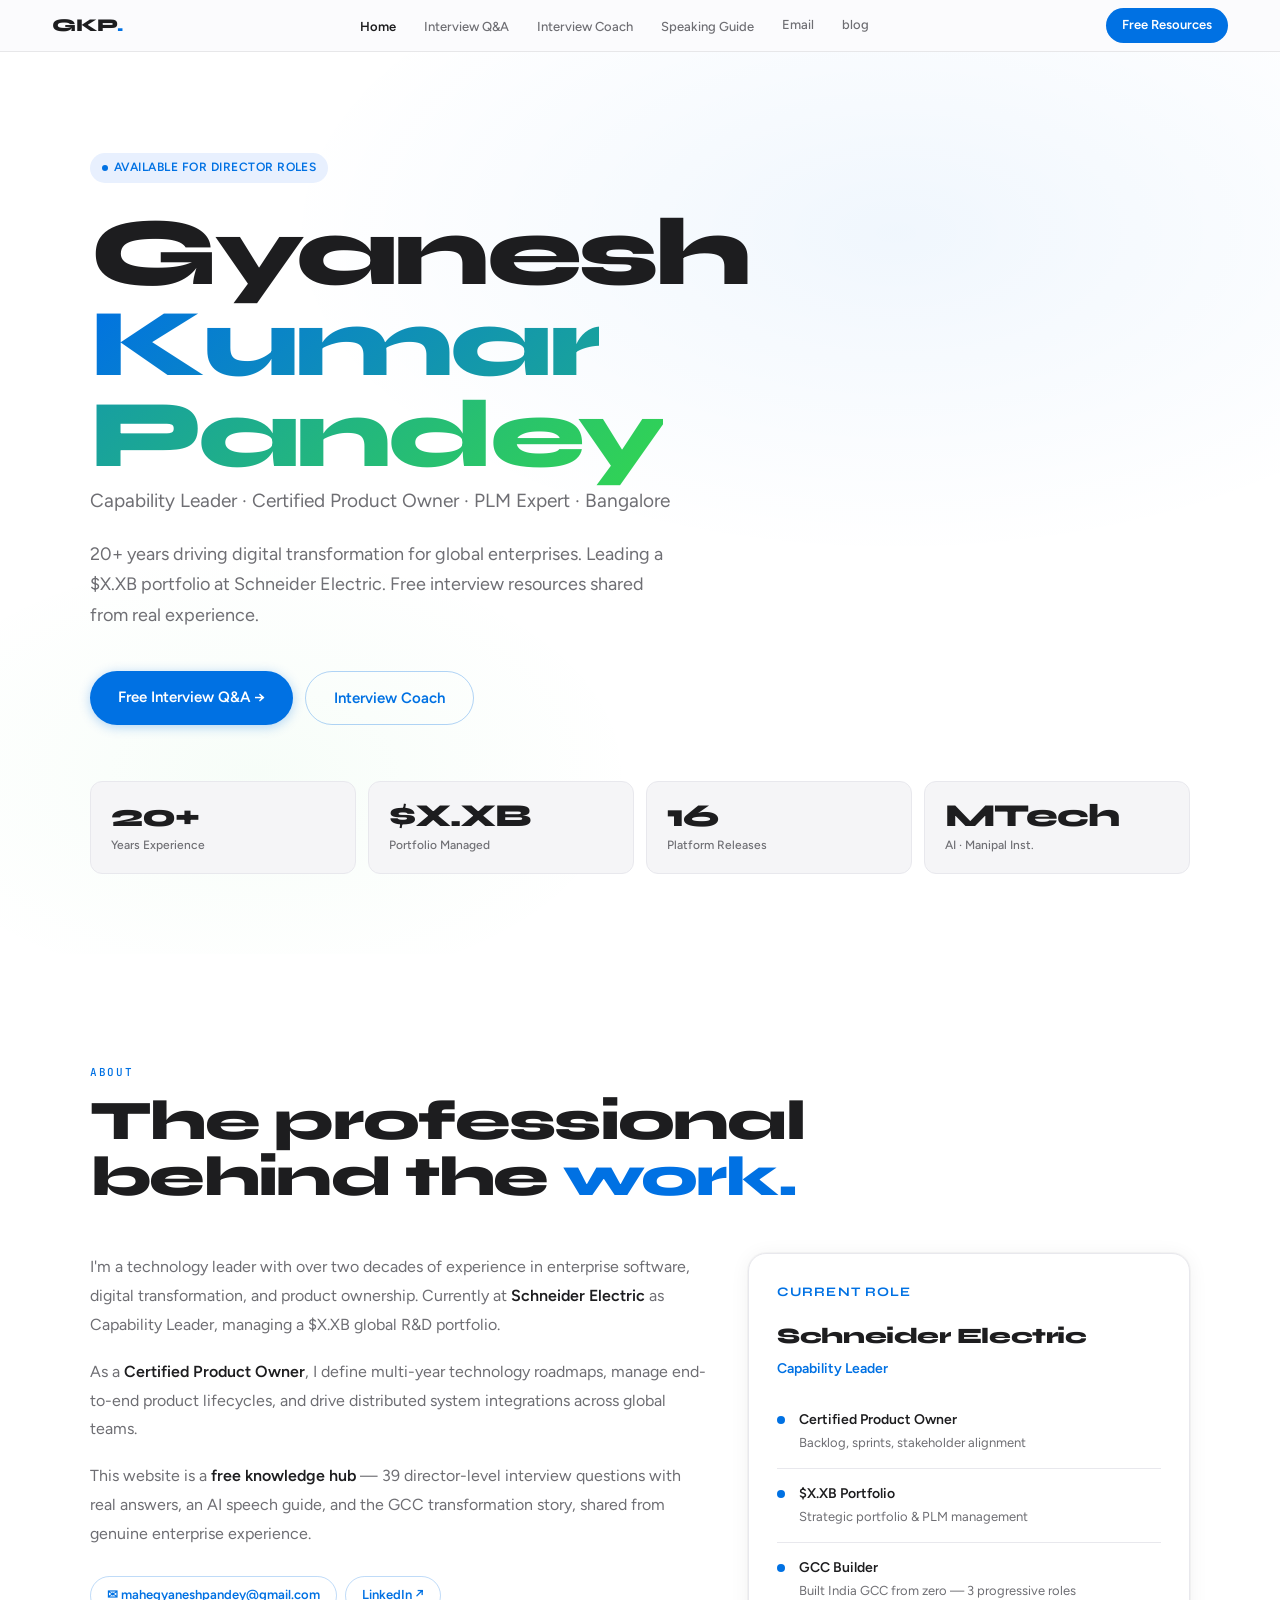
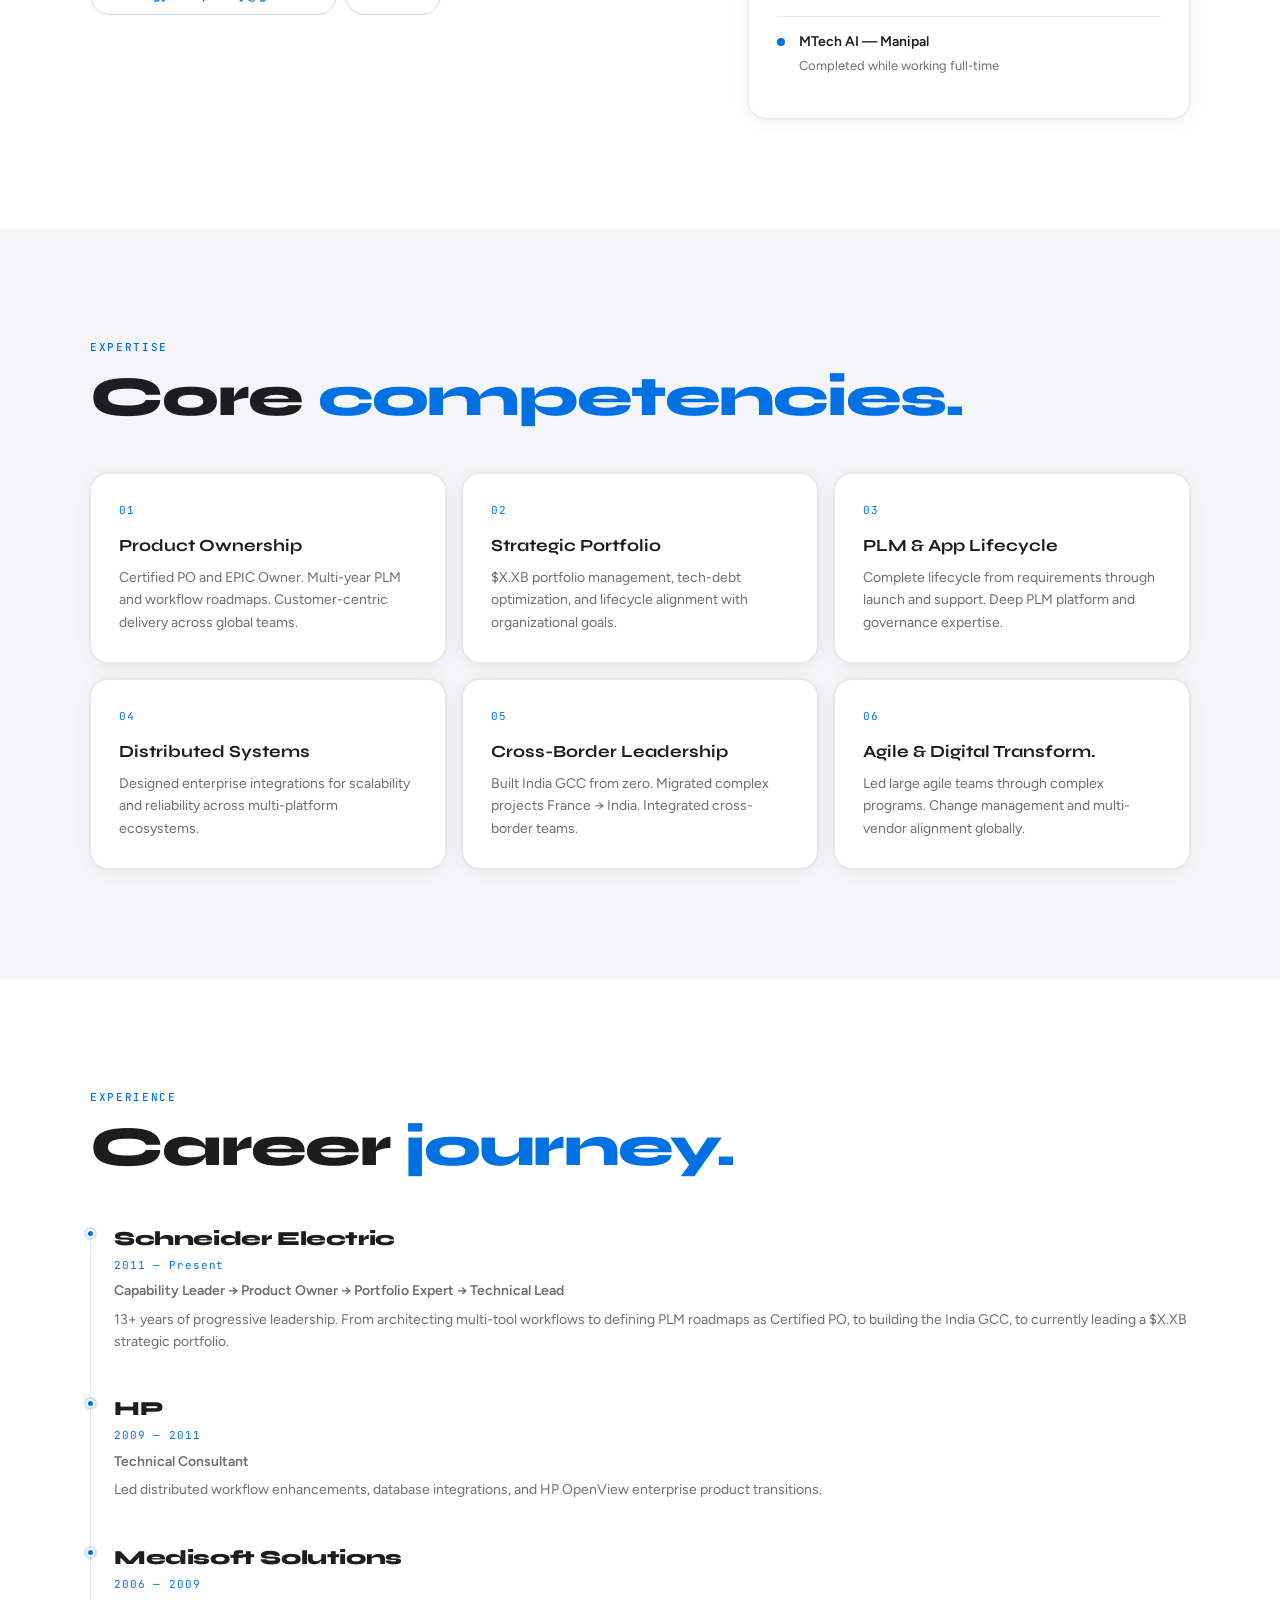
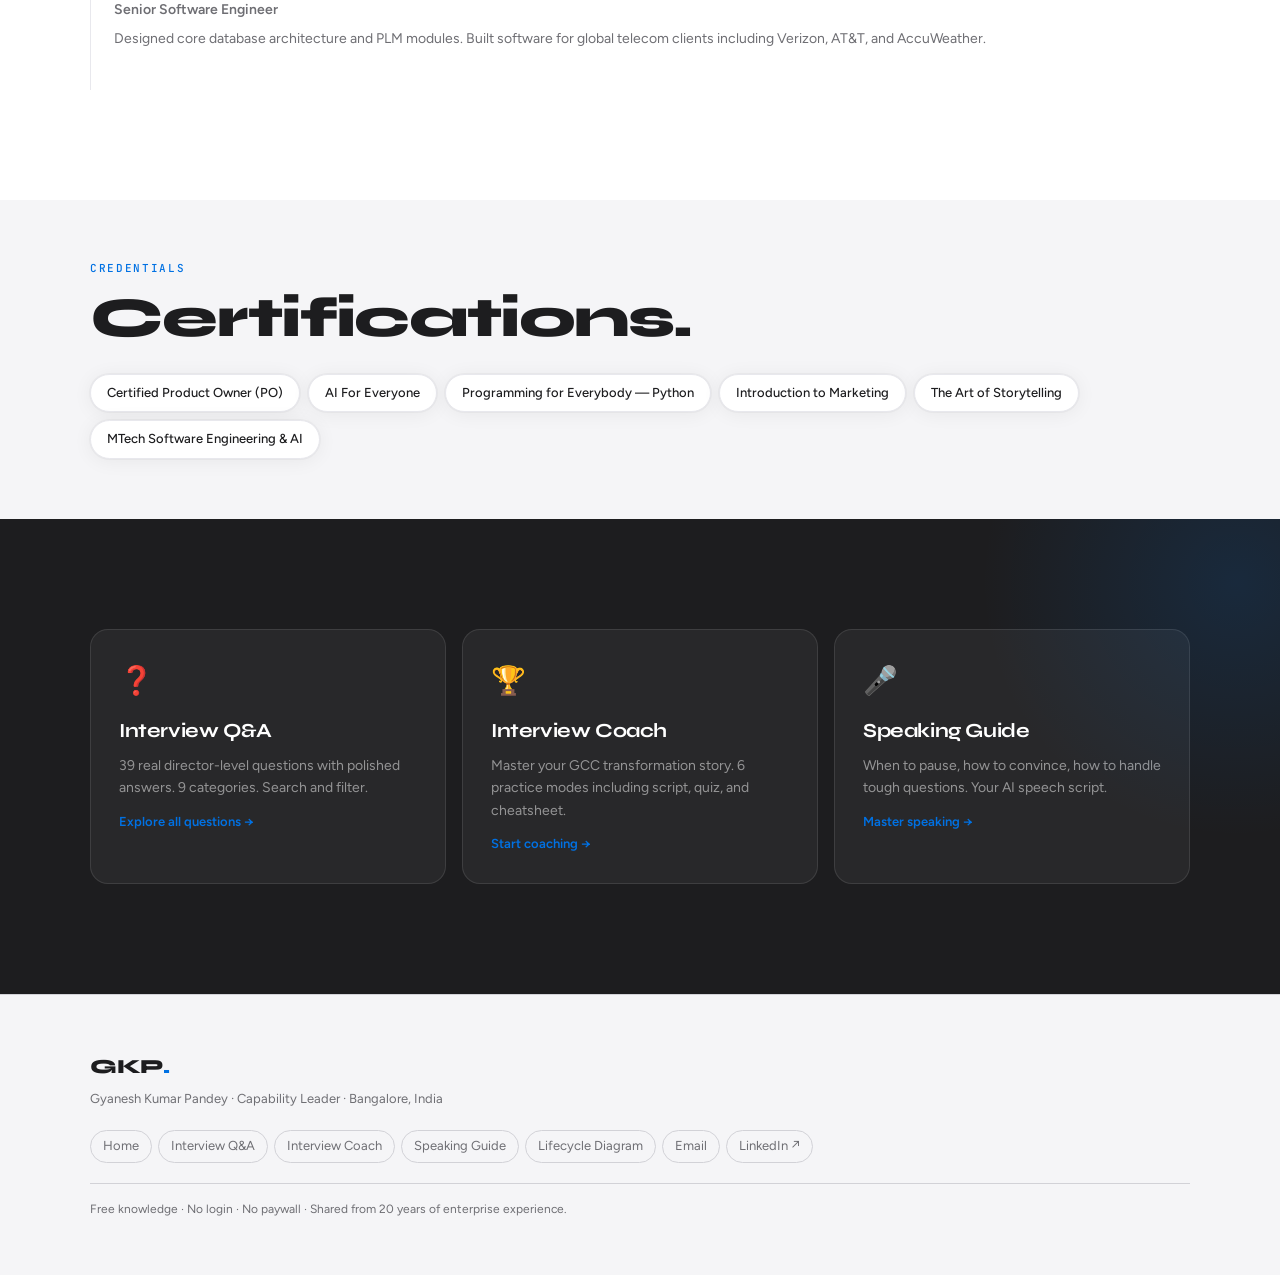
<file: index.html>
<!DOCTYPE html>
<html lang="en">
<head>
<meta charset="UTF-8"/>
<meta name="viewport" content="width=device-width, initial-scale=1.0"/>
<title>Gyanesh Kumar Pandey — Technology Leader</title>
<link rel="preconnect" href="https://fonts.googleapis.com"/>
<link href="https://fonts.googleapis.com/css2?family=Syne:wght@400;500;600;700;800&family=Figtree:wght@300;400;500;600&family=JetBrains+Mono:wght@400;500&display=swap" rel="stylesheet"/>
<style>

@import url('https://fonts.googleapis.com/css2?family=Syne:wght@400;500;600;700;800&family=Figtree:wght@300;400;500;600&family=JetBrains+Mono:wght@400;500&display=swap');

:root {
  --white: #ffffff;
  --bg: #fbfbfd;
  --light: #f5f5f7;
  --mid-light: #e8e8ed;
  --border: #d2d2d7;
  --mid: #6e6e73;
  --dark: #1d1d1f;
  --blue: #0071e3;
  --blue-h: #0077ed;
  --blue-light: #e8f0fe;
  --green: #30d158;
  --red: #ff453a;
  --amber: #ffd60a;
  --r: 18px;
  --r-sm: 12px;
  --nh: 52px;
  --shadow: 0 2px 20px rgba(0,0,0,.06), 0 0 0 1px rgba(0,0,0,.03);
  --shadow-lg: 0 8px 40px rgba(0,0,0,.12), 0 0 0 1px rgba(0,0,0,.04);
}

*, *::before, *::after { box-sizing: border-box; margin: 0; padding: 0; }
html { scroll-behavior: smooth; -webkit-text-size-adjust: 100%; }
body { background: var(--bg); color: var(--dark); font-family: 'Figtree', -apple-system, sans-serif; font-size: 17px; line-height: 1.6; overflow-x: hidden; }
a { color: inherit; text-decoration: none; }
img { max-width: 100%; display: block; }

/* ── NAV ── */
nav {
  position: sticky; top: 0; z-index: 200;
  height: var(--nh);
  display: flex; align-items: center; justify-content: space-between;
  padding: 0 22px;
  background: rgba(251,251,253,.85);
  backdrop-filter: saturate(180%) blur(20px);
  -webkit-backdrop-filter: saturate(180%) blur(20px);
  border-bottom: 1px solid rgba(0,0,0,.08);
}
.nav-logo {
  font-family: 'Syne', sans-serif;
  font-size: 18px; font-weight: 800;
  color: var(--dark); letter-spacing: -.02em;
}
.nav-logo span { color: var(--blue); }
.nav-desktop { display: none; gap: 0; list-style: none; align-items: center; }
.nav-desktop a {
  font-size: 13px; font-weight: 500;
  color: var(--mid);
  padding: 6px 14px;
  border-radius: 100px;
  transition: color .15s, background .15s;
  white-space: nowrap;
}
.nav-desktop a:hover { color: var(--dark); background: rgba(0,0,0,.04); }
.nav-desktop a.act { color: var(--dark); font-weight: 600; }
.nav-cta-btn {
  display: none;
  background: var(--blue);
  color: #fff;
  font-size: 13px; font-weight: 600;
  padding: 7px 16px;
  border-radius: 100px;
  transition: background .15s, transform .1s;
  white-space: nowrap;
}
.nav-cta-btn:hover { background: var(--blue-h); transform: scale(1.02); }
.hamburger {
  background: none; border: none; cursor: pointer;
  width: 36px; height: 36px;
  display: flex; flex-direction: column; align-items: center; justify-content: center; gap: 5px;
  border-radius: 50%;
  transition: background .15s;
}
.hamburger:hover { background: rgba(0,0,0,.06); }
.hamburger span { display: block; width: 18px; height: 1.5px; background: var(--dark); border-radius: 2px; transition: transform .25s, opacity .2s; }
.hamburger.open span:nth-child(1) { transform: translateY(6.5px) rotate(45deg); }
.hamburger.open span:nth-child(2) { opacity: 0; }
.hamburger.open span:nth-child(3) { transform: translateY(-6.5px) rotate(-45deg); }
.mmenu {
  position: fixed; top: var(--nh); left: 0; right: 0; bottom: 0; z-index: 190;
  background: rgba(251,251,253,.96);
  backdrop-filter: blur(20px);
  -webkit-backdrop-filter: blur(20px);
  padding: 24px 22px;
  display: flex; flex-direction: column; gap: 2px;
  transform: translateY(-8px); opacity: 0; pointer-events: none;
  transition: transform .25s, opacity .25s;
}
.mmenu.open { transform: none; opacity: 1; pointer-events: all; }
.mmenu a {
  font-size: 17px; font-weight: 500; color: var(--dark);
  padding: 14px 16px;
  border-radius: var(--r-sm);
  transition: background .15s;
  display: block;
}
.mmenu a:hover, .mmenu a.act { background: var(--light); }
.mmenu .m-cta {
  margin-top: 12px;
  background: var(--blue); color: #fff;
  text-align: center; font-weight: 600;
  border-radius: var(--r);
  padding: 16px;
}
.mmenu .m-cta:hover { background: var(--blue-h); }

/* ── REVEAL ── */
.reveal { opacity: 0; transform: translateY(20px); transition: opacity .7s ease, transform .7s ease; }
.reveal.vis { opacity: 1; transform: none; }
.reveal.d1 { transition-delay: .1s; }
.reveal.d2 { transition-delay: .2s; }
.reveal.d3 { transition-delay: .3s; }

/* ── FOOTER ── */
footer {
  background: var(--light);
  border-top: 1px solid var(--border);
  padding: 40px 22px;
}
.footer-inner { max-width: 1100px; margin: 0 auto; }
.footer-logo { font-family: 'Syne', sans-serif; font-size: 20px; font-weight: 800; color: var(--dark); letter-spacing: -.02em; margin-bottom: 6px; }
.footer-logo span { color: var(--blue); }
.footer-sub { font-size: 13px; color: var(--mid); margin-bottom: 20px; }
.footer-links { display: flex; flex-wrap: wrap; gap: 6px; margin-bottom: 20px; }
.footer-links a { font-size: 13px; color: var(--mid); padding: 5px 12px; border-radius: 100px; border: 1px solid var(--border); transition: color .15s, border-color .15s; }
.footer-links a:hover { color: var(--blue); border-color: var(--blue); }
.footer-copy { font-size: 12px; color: var(--mid); border-top: 1px solid var(--border); padding-top: 16px; }

/* ── TABLET / DESKTOP ── */
@media (min-width: 640px) {
  nav { padding: 0 40px; }
  .mmenu { padding: 24px 40px; }
  footer { padding: 48px 40px; }
}
@media (min-width: 900px) {
  nav { padding: 0 52px; }
  .hamburger { display: none; }
  .nav-desktop { display: flex; }
  .nav-cta-btn { display: block; }
  footer { padding: 56px 52px; }
}


/* ── INDEX-SPECIFIC ── */

/* HERO */
.hero {
  min-height: 100svh;
  display: flex; align-items: center;
  padding: 80px 22px 60px;
  position: relative; overflow: hidden;
  background: var(--white);
}
.hero-mesh {
  position: absolute; inset: 0; pointer-events: none;
  background:
    radial-gradient(ellipse 80% 60% at 70% 20%, rgba(0,113,227,.06) 0%, transparent 60%),
    radial-gradient(ellipse 60% 50% at 20% 80%, rgba(48,209,88,.04) 0%, transparent 50%);
}
.hero-inner { max-width: 1100px; margin: 0 auto; width: 100%; }
.hero-badge {
  display: inline-flex; align-items: center; gap: 6px;
  background: var(--blue-light); color: var(--blue);
  font-size: 12px; font-weight: 600; letter-spacing: .04em; text-transform: uppercase;
  padding: 5px 12px; border-radius: 100px;
  margin-bottom: 24px;
  opacity: 0; animation: fadeUp .5s .1s ease forwards;
}
.hero-badge::before { content: ''; width: 6px; height: 6px; background: var(--blue); border-radius: 50%; animation: pulse 2s infinite; }
@keyframes pulse { 0%,100%{ opacity:1 } 50%{ opacity:.4 } }
.hero h1 {
  font-family: 'Syne', sans-serif;
  font-size: clamp(48px, 9vw, 96px);
  font-weight: 800; line-height: .95; letter-spacing: -.04em;
  color: var(--dark);
  margin-bottom: 8px;
  opacity: 0; animation: fadeUp .6s .2s ease forwards;
}
.hero h1 .grad {
  background: linear-gradient(135deg, #0071e3 0%, #30d158 50%, #0071e3 100%);
  background-size: 200% auto;
  -webkit-background-clip: text; -webkit-text-fill-color: transparent;
  background-clip: text;
  animation: shimmer 4s linear infinite;
}
@keyframes shimmer { to { background-position: 200% center; } }
.hero-role {
  font-size: clamp(15px, 3vw, 19px); color: var(--mid); font-weight: 400;
  margin-bottom: 24px; line-height: 1.4;
  opacity: 0; animation: fadeUp .6s .35s ease forwards;
}
.hero-desc {
  font-size: clamp(15px, 3vw, 18px); color: var(--mid); line-height: 1.7;
  max-width: 580px; margin-bottom: 40px;
  opacity: 0; animation: fadeUp .6s .5s ease forwards;
}
.hero-btns {
  display: flex; flex-wrap: wrap; gap: 12px;
  opacity: 0; animation: fadeUp .6s .65s ease forwards;
}
.btn-blue {
  background: var(--blue); color: #fff;
  padding: 14px 28px; border-radius: 100px;
  font-size: 15px; font-weight: 600;
  transition: background .15s, transform .12s, box-shadow .15s;
  box-shadow: 0 2px 12px rgba(0,113,227,.3);
}
.btn-blue:hover { background: var(--blue-h); transform: scale(1.02); box-shadow: 0 4px 20px rgba(0,113,227,.4); }
.btn-ghost {
  background: transparent; color: var(--blue);
  padding: 14px 28px; border-radius: 100px;
  font-size: 15px; font-weight: 600;
  border: 1.5px solid rgba(0,113,227,.3);
  transition: background .15s, border-color .15s, transform .12s;
}
.btn-ghost:hover { background: var(--blue-light); border-color: var(--blue); transform: scale(1.02); }
.hero-stats {
  display: grid; grid-template-columns: repeat(2,1fr); gap: 12px;
  margin-top: 56px;
  opacity: 0; animation: fadeUp .6s .8s ease forwards;
}
.stat-box {
  background: var(--light);
  border-radius: var(--r-sm);
  padding: 18px 20px;
  border: 1px solid var(--mid-light);
}
.stat-n {
  font-family: 'Syne', sans-serif;
  font-size: 32px; font-weight: 800; color: var(--dark); line-height: 1;
  letter-spacing: -.03em;
}
.stat-l { font-size: 12px; color: var(--mid); margin-top: 4px; font-weight: 500; }

/* SECTIONS */
.sec { padding: 80px 22px; }
.sec-max { max-width: 1100px; margin: 0 auto; }
.sec-eyebrow {
  font-family: 'JetBrains Mono', monospace;
  font-size: 11px; color: var(--blue); letter-spacing: .15em; text-transform: uppercase;
  margin-bottom: 12px; font-weight: 500;
}
.sec-title {
  font-family: 'Syne', sans-serif;
  font-size: clamp(32px, 6vw, 56px);
  font-weight: 800; line-height: 1.0; letter-spacing: -.03em;
  color: var(--dark); margin-bottom: 48px;
}
.sec-title .blue { color: var(--blue); }

/* ABOUT */
.about-grid { display: grid; gap: 40px; }
.about-body p { font-size: 16px; color: var(--mid); line-height: 1.8; margin-bottom: 18px; }
.about-body p strong { color: var(--dark); font-weight: 600; }
.about-card {
  background: var(--white);
  border: 1px solid var(--mid-light);
  border-radius: var(--r);
  padding: 28px;
  box-shadow: var(--shadow);
}
.about-card-title {
  font-family: 'Syne', sans-serif;
  font-size: 13px; font-weight: 700; color: var(--blue);
  letter-spacing: .08em; text-transform: uppercase;
  margin-bottom: 16px;
}
.hl-list { display: flex; flex-direction: column; gap: 0; }
.hl-item {
  display: flex; gap: 14px; padding: 14px 0;
  border-bottom: 1px solid var(--mid-light); align-items: flex-start;
}
.hl-item:last-child { border-bottom: none; }
.hl-dot {
  width: 8px; height: 8px; border-radius: 50%;
  background: var(--blue); flex-shrink: 0; margin-top: 7px;
}
.hl-item h4 { font-size: 14px; font-weight: 600; color: var(--dark); margin-bottom: 2px; }
.hl-item p { font-size: 13px; color: var(--mid); }

/* EXPERTISE */
.expertise-grid {
  display: grid; gap: 16px;
  grid-template-columns: 1fr;
}
.exp-card {
  background: var(--white);
  border: 1px solid var(--mid-light);
  border-radius: var(--r);
  padding: 28px;
  box-shadow: var(--shadow);
  transition: transform .2s, box-shadow .2s, border-color .2s;
  position: relative; overflow: hidden;
}
.exp-card::after {
  content: '';
  position: absolute; top: 0; left: 0; right: 0; height: 3px;
  background: var(--blue); transform: scaleX(0); transform-origin: left;
  transition: transform .3s;
}
.exp-card:hover { transform: translateY(-4px); box-shadow: var(--shadow-lg); border-color: rgba(0,113,227,.2); }
.exp-card:hover::after { transform: scaleX(1); }
.exp-num {
  font-family: 'JetBrains Mono', monospace;
  font-size: 11px; color: var(--blue); letter-spacing: .1em; margin-bottom: 12px;
}
.exp-card h3 { font-family: 'Syne', sans-serif; font-size: 17px; font-weight: 700; color: var(--dark); margin-bottom: 8px; }
.exp-card p { font-size: 14px; color: var(--mid); line-height: 1.6; }

/* TIMELINE */
.timeline { position: relative; padding-left: 24px; }
.timeline::before {
  content: ''; position: absolute; left: 0; top: 8px; bottom: 0;
  width: 1px; background: var(--mid-light);
}
.t-item { position: relative; padding-bottom: 40px; }
.t-item::before {
  content: ''; position: absolute; left: -28px; top: 6px;
  width: 9px; height: 9px; border-radius: 50%;
  background: var(--blue); border: 2px solid var(--white);
  box-shadow: 0 0 0 2px rgba(0,113,227,.2);
}
.t-co {
  font-family: 'Syne', sans-serif;
  font-size: 20px; font-weight: 800; color: var(--dark);
  letter-spacing: -.02em; margin-bottom: 2px;
}
.t-period {
  font-family: 'JetBrains Mono', monospace;
  font-size: 11px; color: var(--blue); letter-spacing: .08em; margin-bottom: 6px;
}
.t-role { font-size: 14px; font-weight: 600; color: var(--mid); margin-bottom: 6px; }
.t-desc { font-size: 14px; color: var(--mid); line-height: 1.6; }

/* CERTS */
.cert-wrap { display: flex; flex-wrap: wrap; gap: 8px; }
.cert {
  background: var(--white); border: 1px solid var(--mid-light);
  border-radius: 100px; padding: 8px 16px;
  font-size: 13px; font-weight: 500; color: var(--dark);
  box-shadow: var(--shadow);
  transition: border-color .15s, color .15s;
}
.cert:hover { border-color: var(--blue); color: var(--blue); }

/* DARK CTA SECTION */
.cta-dark {
  background: var(--dark);
  padding: 80px 22px;
  position: relative; overflow: hidden;
}
.cta-dark::before {
  content: '';
  position: absolute; top: -50%; right: -20%;
  width: 600px; height: 600px;
  background: radial-gradient(circle, rgba(0,113,227,.15) 0%, transparent 60%);
  pointer-events: none;
}
.cta-grid {
  max-width: 1100px; margin: 0 auto;
  display: grid; gap: 16px;
}
.cta-card {
  background: rgba(255,255,255,.05);
  border: 1px solid rgba(255,255,255,.1);
  border-radius: var(--r);
  padding: 28px;
  transition: background .2s, transform .2s, border-color .2s;
  cursor: pointer;
}
.cta-card:hover {
  background: rgba(255,255,255,.08);
  border-color: rgba(0,113,227,.4);
  transform: translateY(-3px);
}
.cta-card-icon { font-size: 28px; margin-bottom: 12px; }
.cta-card h3 {
  font-family: 'Syne', sans-serif;
  font-size: 20px; font-weight: 700; color: #fff;
  letter-spacing: -.02em; margin-bottom: 8px;
}
.cta-card p { font-size: 14px; color: rgba(255,255,255,.5); line-height: 1.6; margin-bottom: 12px; }
.cta-card-link { font-size: 13px; color: var(--blue); font-weight: 600; }

@keyframes fadeUp { from { opacity:0;transform:translateY(16px) } to { opacity:1;transform:none } }

@media (min-width:640px) {
  .hero { padding: 100px 40px 80px; }
  .sec { padding: 100px 40px; }
  .cta-dark { padding: 100px 40px; }
  .hero-stats { grid-template-columns: repeat(4,1fr); }
  .expertise-grid { grid-template-columns: repeat(2,1fr); }
  .cta-grid { grid-template-columns: repeat(3,1fr); }
  .about-grid { grid-template-columns: 1.4fr 1fr; align-items: start; }
}
@media (min-width:900px) {
  .hero { padding: 100px 52px 80px; }
  .sec { padding: 110px 52px; }
  .cta-dark { padding: 110px 52px; }
  .expertise-grid { grid-template-columns: repeat(3,1fr); }
}
</style>
</head>
<body>

<nav id="nav">
  <a class="nav-logo" href="index.html">GKP<span>.</span></a>
  <ul class="nav-desktop">
    <li><a href="index.html" class="act">Home</a></li>
    <li><a href="questions.html">Interview Q&A</a></li>
    <li><a href="coach.html">Interview Coach</a></li>
    <li><a href="speaking.html">Speaking Guide</a></li>
    <a href="mailto:mahegyaneshpandey@gmail.com">Email</a>
    <a href="blog.html">blog</a>
  
  </ul>
  <a class="nav-cta-btn" href="questions.html">Free Resources</a>
  <button class="hamburger" id="hbg" aria-label="Menu">
    <span></span><span></span><span></span>
  </button>
</nav>
<div class="mmenu" id="mmenu">
  <a href="index.html" class="act">Home</a>
  <a href="questions.html">Interview Q&A</a>
  <a href="coach.html">Interview Coach</a>
  <a href="speaking.html">Speaking Guide</a>
  
  <a href="questions.html" class="m-cta">Free Resources →</a>
</div>

<!-- HERO -->
<section class="hero">
  <div class="hero-mesh"></div>
  <div class="hero-inner">
    <div class="hero-badge">Available for Director Roles</div>
    <h1>Gyanesh<br/><span class="grad">Kumar Pandey</span></h1>
    <p class="hero-role">Capability Leader · Certified Product Owner · PLM Expert · Bangalore</p>
    <p class="hero-desc">20+ years driving digital transformation for global enterprises. Leading a $X.XB portfolio at Schneider Electric. Free interview resources shared from real experience.</p>
    <div class="hero-btns">
      <a href="questions.html" class="btn-blue">Free Interview Q&amp;A →</a>
      <a href="coach.html" class="btn-ghost">Interview Coach</a>
    </div>
    <div class="hero-stats">
      <div class="stat-box"><div class="stat-n">20+</div><div class="stat-l">Years Experience</div></div>
      <div class="stat-box"><div class="stat-n">$X.XB</div><div class="stat-l">Portfolio Managed</div></div>
      <div class="stat-box"><div class="stat-n">16</div><div class="stat-l">Platform Releases</div></div>
      <div class="stat-box"><div class="stat-n">MTech</div><div class="stat-l">AI · Manipal Inst.</div></div>
    </div>
  </div>
</section>

<!-- ABOUT -->
<section class="sec" id="about" style="background:var(--white);">
  <div class="sec-max">
    <div class="sec-eyebrow reveal">About</div>
    <h2 class="sec-title reveal">The professional<br/>behind the <span class="blue">work.</span></h2>
    <div class="about-grid">
      <div class="about-body reveal">
        <p>I'm a technology leader with over two decades of experience in enterprise software, digital transformation, and product ownership. Currently at <strong>Schneider Electric</strong> as Capability Leader, managing a $X.XB global R&D portfolio.</p>
        <p>As a <strong>Certified Product Owner</strong>, I define multi-year technology roadmaps, manage end-to-end product lifecycles, and drive distributed system integrations across global teams.</p>
        <p>This website is a <strong>free knowledge hub</strong> — 39 director-level interview questions with real answers, an AI speech guide, and the GCC transformation story, shared from genuine enterprise experience.</p>
        <div style="margin-top:28px;display:flex;flex-wrap:wrap;gap:8px;">
          <a href="mailto:mahegyaneshpandey@gmail.com" style="font-size:13px;color:var(--blue);font-weight:600;padding:8px 16px;border:1.5px solid rgba(0,113,227,.25);border-radius:100px;transition:background .15s;" onmouseover="this.style.background='var(--blue-light)'" onmouseout="this.style.background='transparent'">✉ mahegyaneshpandey@gmail.com</a>
          <a href="https://www.linkedin.com/in/gyaneshkpandey" target="_blank" style="font-size:13px;color:var(--blue);font-weight:600;padding:8px 16px;border:1.5px solid rgba(0,113,227,.25);border-radius:100px;transition:background .15s;" onmouseover="this.style.background='var(--blue-light)'" onmouseout="this.style.background='transparent'">LinkedIn ↗</a>
        </div>
      </div>
      <div class="reveal d2">
        <div class="about-card">
          <div class="about-card-title">Current Role</div>
          <div style="font-family:'Syne',sans-serif;font-size:22px;font-weight:800;color:var(--dark);letter-spacing:-.02em;margin-bottom:4px;">Schneider Electric</div>
          <div style="font-size:14px;color:var(--blue);font-weight:600;margin-bottom:14px;">Capability Leader</div>
          <div class="hl-list">
            <div class="hl-item"><div class="hl-dot"></div><div><h4>Certified Product Owner</h4><p>Backlog, sprints, stakeholder alignment</p></div></div>
            <div class="hl-item"><div class="hl-dot"></div><div><h4>$X.XB Portfolio</h4><p>Strategic portfolio &amp; PLM management</p></div></div>
            <div class="hl-item"><div class="hl-dot"></div><div><h4>GCC Builder</h4><p>Built India GCC from zero — 3 progressive roles</p></div></div>
            <div class="hl-item"><div class="hl-dot"></div><div><h4>MTech AI — Manipal</h4><p>Completed while working full-time</p></div></div>
          </div>
        </div>
      </div>
    </div>
  </div>
</section>

<!-- EXPERTISE -->
<section class="sec" id="expertise" style="background:var(--light);">
  <div class="sec-max">
    <div class="sec-eyebrow reveal">Expertise</div>
    <h2 class="sec-title reveal">Core <span class="blue">competencies.</span></h2>
    <div class="expertise-grid">
      <div class="exp-card reveal"><div class="exp-num">01</div><h3>Product Ownership</h3><p>Certified PO and EPIC Owner. Multi-year PLM and workflow roadmaps. Customer-centric delivery across global teams.</p></div>
      <div class="exp-card reveal d1"><div class="exp-num">02</div><h3>Strategic Portfolio</h3><p>$X.XB portfolio management, tech-debt optimization, and lifecycle alignment with organizational goals.</p></div>
      <div class="exp-card reveal d2"><div class="exp-num">03</div><h3>PLM &amp; App Lifecycle</h3><p>Complete lifecycle from requirements through launch and support. Deep PLM platform and governance expertise.</p></div>
      <div class="exp-card reveal"><div class="exp-num">04</div><h3>Distributed Systems</h3><p>Designed enterprise integrations for scalability and reliability across multi-platform ecosystems.</p></div>
      <div class="exp-card reveal d1"><div class="exp-num">05</div><h3>Cross-Border Leadership</h3><p>Built India GCC from zero. Migrated complex projects France → India. Integrated cross-border teams.</p></div>
      <div class="exp-card reveal d2"><div class="exp-num">06</div><h3>Agile &amp; Digital Transform.</h3><p>Led large agile teams through complex programs. Change management and multi-vendor alignment globally.</p></div>
    </div>
  </div>
</section>

<!-- EXPERIENCE -->
<section class="sec" id="experience" style="background:var(--white);">
  <div class="sec-max">
    <div class="sec-eyebrow reveal">Experience</div>
    <h2 class="sec-title reveal">Career <span class="blue">journey.</span></h2>
    <div class="timeline reveal">
      <div class="t-item"><div class="t-co">Schneider Electric</div><div class="t-period">2011 — Present</div><div class="t-role">Capability Leader → Product Owner → Portfolio Expert → Technical Lead</div><div class="t-desc">13+ years of progressive leadership. From architecting multi-tool workflows to defining PLM roadmaps as Certified PO, to building the India GCC, to currently leading a $X.XB strategic portfolio.</div></div>
      <div class="t-item"><div class="t-co">HP</div><div class="t-period">2009 — 2011</div><div class="t-role">Technical Consultant</div><div class="t-desc">Led distributed workflow enhancements, database integrations, and HP OpenView enterprise product transitions.</div></div>
      <div class="t-item"><div class="t-co">Medisoft Solutions</div><div class="t-period">2006 — 2009</div><div class="t-role">Senior Software Engineer</div><div class="t-desc">Designed core database architecture and PLM modules. Built software for global telecom clients including Verizon, AT&T, and AccuWeather.</div></div>
    </div>
  </div>
</section>

<!-- CERTIFICATIONS -->
<section class="sec" style="background:var(--light);padding-top:60px;padding-bottom:60px;">
  <div class="sec-max">
    <div class="sec-eyebrow reveal">Credentials</div>
    <h2 class="sec-title reveal" style="margin-bottom:28px;">Certifications.</h2>
    <div class="cert-wrap reveal">
      <span class="cert">Certified Product Owner (PO)</span>
      <span class="cert">AI For Everyone</span>
      <span class="cert">Programming for Everybody — Python</span>
      <span class="cert">Introduction to Marketing</span>
      <span class="cert">The Art of Storytelling</span>
      <span class="cert">MTech Software Engineering &amp; AI</span>
    </div>
  </div>
</section>

<!-- DARK CTA -->
<div class="cta-dark">
  <div class="cta-grid">
    <a href="questions.html" class="cta-card reveal">
      <div class="cta-card-icon">❓</div>
      <h3>Interview Q&amp;A</h3>
      <p>39 real director-level questions with polished answers. 9 categories. Search and filter.</p>
      <div class="cta-card-link">Explore all questions →</div>
    </a>
    <a href="coach.html" class="cta-card reveal d1">
      <div class="cta-card-icon">🏆</div>
      <h3>Interview Coach</h3>
      <p>Master your GCC transformation story. 6 practice modes including script, quiz, and cheatsheet.</p>
      <div class="cta-card-link">Start coaching →</div>
    </a>
    <a href="speaking.html" class="cta-card reveal d2">
      <div class="cta-card-icon">🎤</div>
      <h3>Speaking Guide</h3>
      <p>When to pause, how to convince, how to handle tough questions. Your AI speech script.</p>
      <div class="cta-card-link">Master speaking →</div>
    </a>
  </div>
</div>

<footer>
  <div class="footer-inner">
    <div class="footer-logo">GKP<span>.</span></div>
    <div class="footer-sub">Gyanesh Kumar Pandey · Capability Leader · Bangalore, India</div>
    <div class="footer-links">
      <a href="index.html">Home</a>
      <a href="questions.html">Interview Q&amp;A</a>
      <a href="coach.html">Interview Coach</a>
      <a href="speaking.html">Speaking Guide</a>
      <a href="swimlane.html">Lifecycle Diagram</a>
      <a href="mailto:mahegyaneshpandey@gmail.com">Email</a>
      <a href="https://www.linkedin.com/in/gyaneshkpandey" target="_blank">LinkedIn ↗</a>
    </div>
    <div class="footer-copy">Free knowledge · No login · No paywall · Shared from 20 years of enterprise experience.</div>
  </div>
</footer>
<script>
const hbg=document.getElementById('hbg'),mm=document.getElementById('mmenu');
hbg.addEventListener('click',()=>{hbg.classList.toggle('open');mm.classList.toggle('open');document.body.style.overflow=mm.classList.contains('open')?'hidden':'';});
mm.querySelectorAll('a').forEach(a=>a.addEventListener('click',()=>{hbg.classList.remove('open');mm.classList.remove('open');document.body.style.overflow='';}));
const obs=new IntersectionObserver(es=>es.forEach(e=>{if(e.isIntersecting)e.target.classList.add('vis');}),{threshold:.08});
document.querySelectorAll('.reveal').forEach(el=>obs.observe(el));
</script>
</body>
</html>
</file>
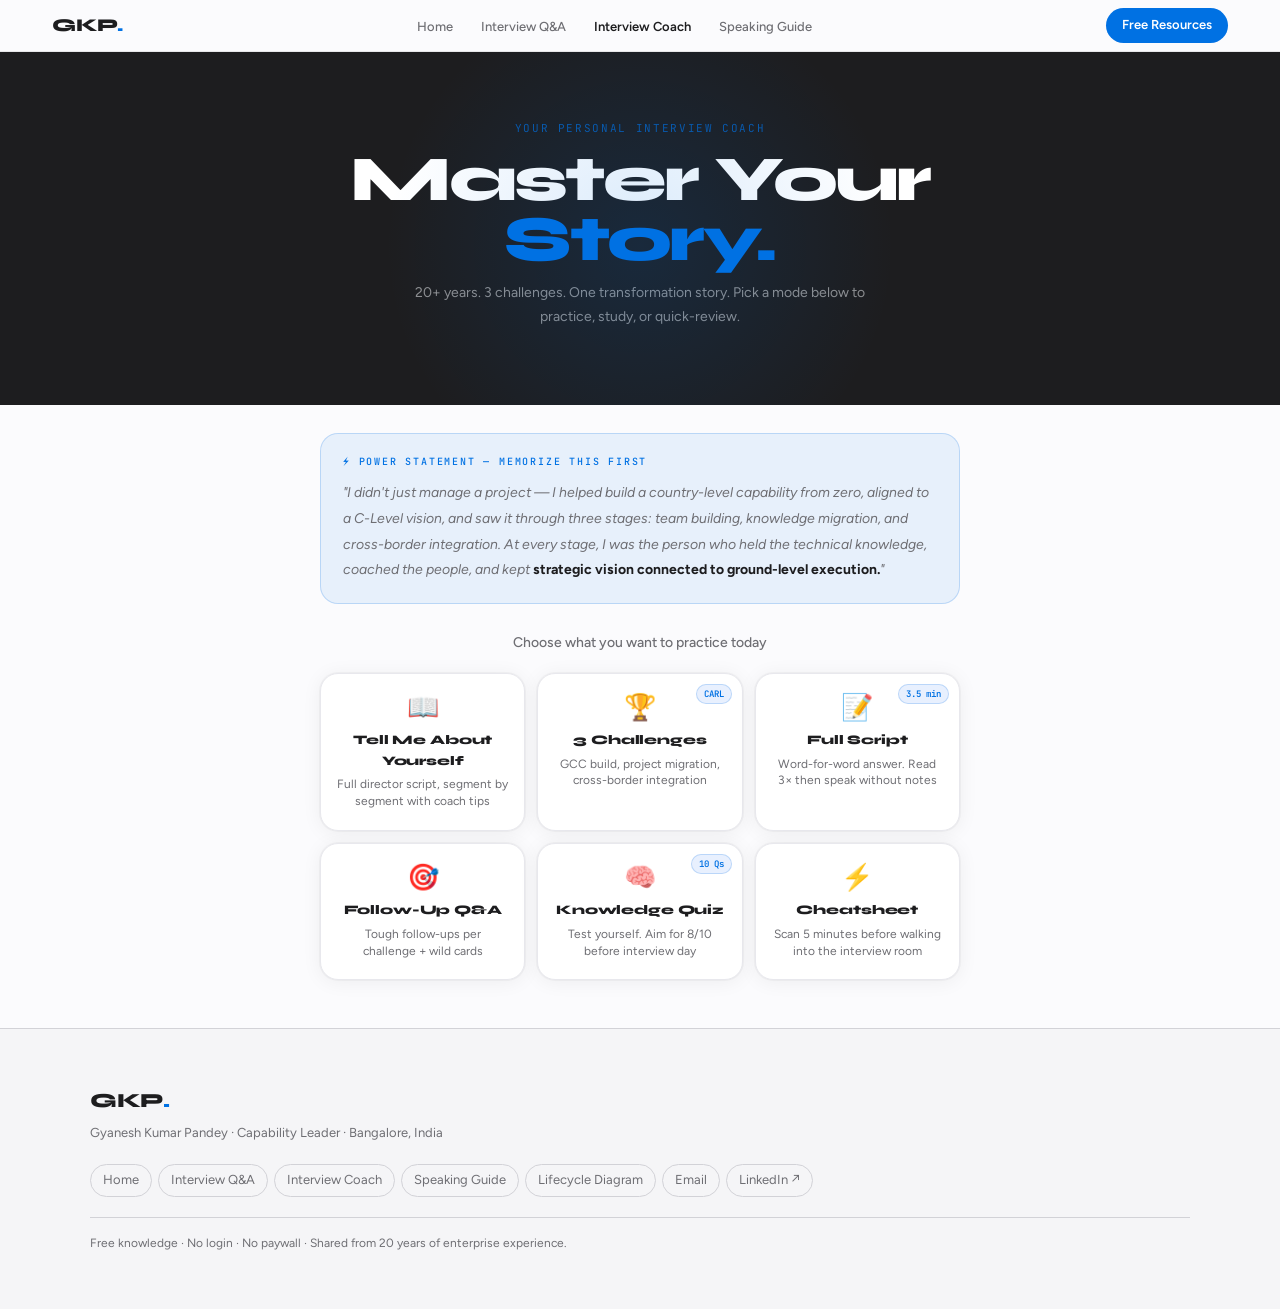
<file: coach.html>
<!DOCTYPE html>
<html lang="en">
<head>
<meta charset="UTF-8"/>
<meta name="viewport" content="width=device-width, initial-scale=1.0"/>
<title>Interview Coach — Gyanesh Kumar Pandey</title>
<link rel="preconnect" href="https://fonts.googleapis.com"/>
<link href="https://fonts.googleapis.com/css2?family=Syne:wght@400;500;600;700;800&family=Figtree:wght@300;400;500;600&family=JetBrains+Mono:wght@400;500&display=swap" rel="stylesheet"/>
<style>

@import url('https://fonts.googleapis.com/css2?family=Syne:wght@400;500;600;700;800&family=Figtree:wght@300;400;500;600&family=JetBrains+Mono:wght@400;500&display=swap');

:root {
  --white: #ffffff;
  --bg: #fbfbfd;
  --light: #f5f5f7;
  --mid-light: #e8e8ed;
  --border: #d2d2d7;
  --mid: #6e6e73;
  --dark: #1d1d1f;
  --blue: #0071e3;
  --blue-h: #0077ed;
  --blue-light: #e8f0fe;
  --green: #30d158;
  --red: #ff453a;
  --amber: #ffd60a;
  --r: 18px;
  --r-sm: 12px;
  --nh: 52px;
  --shadow: 0 2px 20px rgba(0,0,0,.06), 0 0 0 1px rgba(0,0,0,.03);
  --shadow-lg: 0 8px 40px rgba(0,0,0,.12), 0 0 0 1px rgba(0,0,0,.04);
}

*, *::before, *::after { box-sizing: border-box; margin: 0; padding: 0; }
html { scroll-behavior: smooth; -webkit-text-size-adjust: 100%; }
body { background: var(--bg); color: var(--dark); font-family: 'Figtree', -apple-system, sans-serif; font-size: 17px; line-height: 1.6; overflow-x: hidden; }
a { color: inherit; text-decoration: none; }
img { max-width: 100%; display: block; }

/* ── NAV ── */
nav {
  position: sticky; top: 0; z-index: 200;
  height: var(--nh);
  display: flex; align-items: center; justify-content: space-between;
  padding: 0 22px;
  background: rgba(251,251,253,.85);
  backdrop-filter: saturate(180%) blur(20px);
  -webkit-backdrop-filter: saturate(180%) blur(20px);
  border-bottom: 1px solid rgba(0,0,0,.08);
}
.nav-logo {
  font-family: 'Syne', sans-serif;
  font-size: 18px; font-weight: 800;
  color: var(--dark); letter-spacing: -.02em;
}
.nav-logo span { color: var(--blue); }
.nav-desktop { display: none; gap: 0; list-style: none; align-items: center; }
.nav-desktop a {
  font-size: 13px; font-weight: 500;
  color: var(--mid);
  padding: 6px 14px;
  border-radius: 100px;
  transition: color .15s, background .15s;
  white-space: nowrap;
}
.nav-desktop a:hover { color: var(--dark); background: rgba(0,0,0,.04); }
.nav-desktop a.act { color: var(--dark); font-weight: 600; }
.nav-cta-btn {
  display: none;
  background: var(--blue);
  color: #fff;
  font-size: 13px; font-weight: 600;
  padding: 7px 16px;
  border-radius: 100px;
  transition: background .15s, transform .1s;
  white-space: nowrap;
}
.nav-cta-btn:hover { background: var(--blue-h); transform: scale(1.02); }
.hamburger {
  background: none; border: none; cursor: pointer;
  width: 36px; height: 36px;
  display: flex; flex-direction: column; align-items: center; justify-content: center; gap: 5px;
  border-radius: 50%;
  transition: background .15s;
}
.hamburger:hover { background: rgba(0,0,0,.06); }
.hamburger span { display: block; width: 18px; height: 1.5px; background: var(--dark); border-radius: 2px; transition: transform .25s, opacity .2s; }
.hamburger.open span:nth-child(1) { transform: translateY(6.5px) rotate(45deg); }
.hamburger.open span:nth-child(2) { opacity: 0; }
.hamburger.open span:nth-child(3) { transform: translateY(-6.5px) rotate(-45deg); }
.mmenu {
  position: fixed; top: var(--nh); left: 0; right: 0; bottom: 0; z-index: 190;
  background: rgba(251,251,253,.96);
  backdrop-filter: blur(20px);
  -webkit-backdrop-filter: blur(20px);
  padding: 24px 22px;
  display: flex; flex-direction: column; gap: 2px;
  transform: translateY(-8px); opacity: 0; pointer-events: none;
  transition: transform .25s, opacity .25s;
}
.mmenu.open { transform: none; opacity: 1; pointer-events: all; }
.mmenu a {
  font-size: 17px; font-weight: 500; color: var(--dark);
  padding: 14px 16px;
  border-radius: var(--r-sm);
  transition: background .15s;
  display: block;
}
.mmenu a:hover, .mmenu a.act { background: var(--light); }
.mmenu .m-cta {
  margin-top: 12px;
  background: var(--blue); color: #fff;
  text-align: center; font-weight: 600;
  border-radius: var(--r);
  padding: 16px;
}
.mmenu .m-cta:hover { background: var(--blue-h); }

/* ── REVEAL ── */
.reveal { opacity: 0; transform: translateY(20px); transition: opacity .7s ease, transform .7s ease; }
.reveal.vis { opacity: 1; transform: none; }
.reveal.d1 { transition-delay: .1s; }
.reveal.d2 { transition-delay: .2s; }
.reveal.d3 { transition-delay: .3s; }

/* ── FOOTER ── */
footer {
  background: var(--light);
  border-top: 1px solid var(--border);
  padding: 40px 22px;
}
.footer-inner { max-width: 1100px; margin: 0 auto; }
.footer-logo { font-family: 'Syne', sans-serif; font-size: 20px; font-weight: 800; color: var(--dark); letter-spacing: -.02em; margin-bottom: 6px; }
.footer-logo span { color: var(--blue); }
.footer-sub { font-size: 13px; color: var(--mid); margin-bottom: 20px; }
.footer-links { display: flex; flex-wrap: wrap; gap: 6px; margin-bottom: 20px; }
.footer-links a { font-size: 13px; color: var(--mid); padding: 5px 12px; border-radius: 100px; border: 1px solid var(--border); transition: color .15s, border-color .15s; }
.footer-links a:hover { color: var(--blue); border-color: var(--blue); }
.footer-copy { font-size: 12px; color: var(--mid); border-top: 1px solid var(--border); padding-top: 16px; }

/* ── TABLET / DESKTOP ── */
@media (min-width: 640px) {
  nav { padding: 0 40px; }
  .mmenu { padding: 24px 40px; }
  footer { padding: 48px 40px; }
}
@media (min-width: 900px) {
  nav { padding: 0 52px; }
  .hamburger { display: none; }
  .nav-desktop { display: flex; }
  .nav-cta-btn { display: block; }
  footer { padding: 56px 52px; }
}


/* MODE SELECTOR */
#modeScreen{display:block;}
#mainContent{display:none;}

.coach-hero{
  background:var(--dark);padding:52px 22px 44px;
  position:relative;overflow:hidden;text-align:center;
}
.coach-hero::before{
  content:'';position:absolute;top:-30%;left:50%;transform:translateX(-50%);
  width:80vw;height:80vw;max-width:600px;max-height:600px;
  background:radial-gradient(circle,rgba(0,113,227,.15) 0%,transparent 60%);
  pointer-events:none;
}
.ch-ey{font-family:'JetBrains Mono',monospace;font-size:11px;color:rgba(0,113,227,.7);letter-spacing:.15em;text-transform:uppercase;margin-bottom:12px;}
.coach-hero h1{font-family:'Syne',sans-serif;font-size:clamp(36px,9vw,64px);font-weight:800;line-height:.95;letter-spacing:-.04em;color:#fff;margin-bottom:10px;}
.coach-hero h1 span{color:var(--blue);}
.coach-hero p{font-size:14px;color:rgba(255,255,255,.5);max-width:480px;margin:0 auto 24px;line-height:1.7;}

/* POWER STATEMENT */
.ps-wrap{max-width:720px;margin:0 auto;padding:0 22px;}
.ps-card{
  background:rgba(0,113,227,.08);border:1px solid rgba(0,113,227,.2);
  border-radius:var(--r);padding:20px 22px;margin-bottom:28px;
  text-align:left;
}
.ps-lbl{font-family:'JetBrains Mono',monospace;font-size:10px;color:var(--blue);letter-spacing:.18em;text-transform:uppercase;margin-bottom:10px;font-weight:500;}
.ps-text{font-size:14px;color:var(--mid);line-height:1.85;font-style:italic;}
.ps-text strong{color:var(--dark);font-style:normal;}

/* MODE CARDS */
.mode-lbl{font-size:14px;color:var(--mid);text-align:center;margin:4px 0 18px;font-weight:500;}
.modes-grid{display:grid;grid-template-columns:1fr 1fr;gap:12px;max-width:720px;margin:0 auto;padding:0 22px 48px;}
.mode-card{
  background:var(--white);border:1.5px solid var(--mid-light);
  border-radius:var(--r);padding:20px 16px;cursor:pointer;
  transition:border-color .15s,transform .12s,box-shadow .15s;
  text-align:center;-webkit-tap-highlight-color:transparent;
  box-shadow:var(--shadow); position:relative; overflow:hidden;
}
.mode-card::after{
  content:'';position:absolute;top:0;left:0;right:0;height:3px;
  opacity:0;transition:opacity .2s;
}
.mode-card:hover{transform:translateY(-4px);box-shadow:var(--shadow-lg);border-color:rgba(0,113,227,.3);}
.mode-card:hover::after{opacity:1;}
.mc-teal::after{background:var(--blue);}
.mc-gold::after{background:#ff9f0a;}
.mc-green::after{background:var(--green);}
.mc-red::after{background:var(--red);}
.mc-purple::after{background:#bf5af2;}
.mc-gray::after{background:var(--mid);}
.mode-icon{font-size:26px;margin-bottom:10px;line-height:1;}
.mode-card h3{font-family:'Syne',sans-serif;font-size:13px;font-weight:800;color:var(--dark);margin-bottom:5px;letter-spacing:-.01em;}
.mode-card p{font-size:12px;color:var(--mid);line-height:1.4;}
.mc-badge{
  position:absolute;top:10px;right:10px;
  font-size:9px;font-family:'JetBrains Mono',monospace;font-weight:600;
  padding:2px 7px;border-radius:100px;
  background:var(--blue-light);color:var(--blue);border:1px solid rgba(0,113,227,.2);
}

/* MAIN CONTENT */
.back-bar{
  display:flex;align-items:center;gap:8px;
  padding:13px 22px;background:var(--white);
  border-bottom:1px solid var(--mid-light);
  cursor:pointer;font-size:13px;font-weight:600;color:var(--mid);
  transition:color .15s;-webkit-tap-highlight-color:transparent;
  position:sticky;top:var(--nh);z-index:100;
}
.back-bar:hover{color:var(--blue);}
.back-icon{font-size:16px;}

.sec-c{padding:28px 22px;max-width:860px;margin:0 auto;}
.sec-ey{font-family:'JetBrains Mono',monospace;font-size:11px;color:var(--blue);letter-spacing:.15em;text-transform:uppercase;margin-bottom:8px;font-weight:500;}
.sec-title{font-family:'Syne',sans-serif;font-size:clamp(24px,5vw,38px);font-weight:800;line-height:1.05;letter-spacing:-.03em;color:var(--dark);margin-bottom:6px;}
.sec-title span{color:var(--blue);}
.sec-sub{font-size:14px;color:var(--mid);margin-bottom:24px;line-height:1.7;}

/* EXPANDABLE CARDS */
.exp-card{background:var(--white);border:1.5px solid var(--mid-light);border-radius:var(--r-sm);margin-bottom:10px;overflow:hidden;box-shadow:var(--shadow);transition:border-color .15s;}
.exp-card:hover{border-color:rgba(0,113,227,.25);}
.exp-hdr{display:flex;align-items:flex-start;gap:12px;padding:14px 16px;cursor:pointer;-webkit-tap-highlight-color:transparent;user-select:none;}
.exp-icon{width:32px;height:32px;border-radius:8px;background:var(--blue-light);display:grid;place-items:center;font-size:13px;font-weight:800;color:var(--blue);font-family:'JetBrains Mono',monospace;flex-shrink:0;margin-top:1px;}
.exp-title{flex:1;font-size:14px;font-weight:600;color:var(--dark);line-height:1.4;}
.exp-meta{font-family:'JetBrains Mono',monospace;font-size:10px;color:var(--mid);background:var(--light);padding:3px 9px;border-radius:100px;white-space:nowrap;flex-shrink:0;margin-top:3px;}
.exp-tog{width:26px;height:26px;background:var(--light);border:1px solid var(--mid-light);border-radius:50%;display:grid;place-items:center;font-size:18px;color:var(--mid);transition:transform .2s,background .15s,color .15s;flex-shrink:0;margin-top:1px;}
.exp-card.open .exp-tog{transform:rotate(45deg);background:var(--blue);border-color:var(--blue);color:#fff;}
.exp-body{display:none;padding:0 16px 16px;border-top:1px solid var(--mid-light);}
.exp-card.open .exp-body{display:block;}
.exp-text{font-size:14px;color:var(--mid);line-height:1.85;padding-top:12px;}
.exp-text p{margin-bottom:10px;}
.exp-text p:last-child{margin-bottom:0;}
.exp-text strong{color:var(--dark);font-weight:600;}
.exp-text em{color:var(--blue);font-style:normal;font-weight:500;}
.coach-tip{font-size:13px;color:var(--blue);background:var(--blue-light);border-radius:8px;padding:10px 14px;margin-top:10px;line-height:1.6;}
.coach-tip::before{content:'💡 ';}
.speech-quote{font-style:italic;color:var(--mid);border-left:2px solid var(--blue);padding-left:14px;margin-bottom:10px;font-size:14px;line-height:1.85;}

/* CHALLENGE TABS */
.ch-tabs{display:flex;gap:8px;margin-bottom:18px;overflow-x:auto;-webkit-overflow-scrolling:touch;scrollbar-width:none;padding-bottom:2px;}
.ch-tabs::-webkit-scrollbar{display:none;}
.ch-tab{background:var(--white);border:1.5px solid var(--mid-light);color:var(--mid);padding:8px 16px;border-radius:100px;font-size:13px;font-weight:600;cursor:pointer;white-space:nowrap;transition:all .15s;-webkit-tap-highlight-color:transparent;font-family:'Figtree',sans-serif;}
.ch-tab:hover{border-color:var(--blue);color:var(--blue);}
.ch-tab.act{background:var(--blue);border-color:var(--blue);color:#fff;}
.ch-block{display:none;}
.ch-block.show{display:block;}
.ch-header{background:var(--blue);border-radius:var(--r-sm);padding:14px 16px;margin-bottom:14px;}
.ch-header.alt1{background:#ff9f0a;}
.ch-header.alt2{background:#bf5af2;}
.ch-htitle{font-family:'Syne',sans-serif;font-size:14px;font-weight:800;color:#fff;margin-bottom:2px;}
.ch-hsub{font-size:12px;color:rgba(255,255,255,.7);}

/* CARL cards */
.carl-card{background:var(--white);border:1.5px solid var(--mid-light);border-radius:var(--r-sm);margin-bottom:8px;overflow:hidden;box-shadow:0 1px 4px rgba(0,0,0,.04);}
.carl-hdr{display:flex;align-items:center;gap:12px;padding:13px 16px;cursor:pointer;-webkit-tap-highlight-color:transparent;}
.carl-letter{width:30px;height:30px;border-radius:8px;display:grid;place-items:center;font-family:'JetBrains Mono',monospace;font-size:13px;font-weight:700;flex-shrink:0;}
.cl-c{background:#e8f8f0;color:#1a7a40;}
.cl-a{background:#fff8e0;color:#7a5a00;}
.cl-r{background:#e8f0fe;color:var(--blue);}
.cl-l{background:#f8e8ff;color:#7030a0;}
.carl-title{flex:1;font-size:13px;font-weight:600;color:var(--dark);}
.carl-tog{width:24px;height:24px;background:var(--light);border:1px solid var(--mid-light);border-radius:50%;display:grid;place-items:center;font-size:16px;color:var(--mid);transition:transform .2s,background .15s,color .15s;flex-shrink:0;}
.carl-card.open .carl-tog{transform:rotate(45deg);background:var(--blue);border-color:var(--blue);color:#fff;}
.carl-body{display:none;padding:0 16px 14px;border-top:1px solid var(--mid-light);}
.carl-card.open .carl-body{display:block;}
.carl-text{font-size:14px;color:var(--mid);line-height:1.8;padding-top:12px;}
.carl-text strong{color:var(--dark);font-weight:600;}
.action-list{list-style:none;margin-top:8px;}
.action-list li{display:flex;gap:10px;font-size:14px;color:var(--mid);padding:6px 0;border-bottom:1px solid var(--mid-light);line-height:1.5;}
.action-list li:last-child{border-bottom:none;}
.action-list li::before{content:'✓';color:var(--green);font-weight:700;flex-shrink:0;margin-top:2px;}
.learning-quote{font-size:14px;color:var(--blue);line-height:1.7;font-style:italic;border-left:2px solid var(--blue);padding-left:14px;margin-top:10px;}

/* QUIZ */
.quiz-prog{background:var(--mid-light);border-radius:100px;height:4px;margin-bottom:20px;overflow:hidden;}
.quiz-bar{height:100%;background:var(--blue);border-radius:100px;transition:width .4s ease;}
.qmeta{display:flex;justify-content:space-between;font-family:'JetBrains Mono',monospace;font-size:11px;color:var(--mid);margin-bottom:8px;}
.quiz-card{background:var(--white);border:1.5px solid var(--mid-light);border-radius:var(--r);padding:22px;box-shadow:var(--shadow);}
.quiz-q{font-family:'Syne',sans-serif;font-size:16px;font-weight:700;color:var(--dark);margin-bottom:18px;line-height:1.4;letter-spacing:-.01em;}
.opts{display:flex;flex-direction:column;gap:9px;}
.opt{
  background:var(--light);border:1.5px solid var(--mid-light);
  border-radius:10px;padding:12px 16px;cursor:pointer;
  font-size:14px;color:var(--mid);transition:all .15s;
  text-align:left;line-height:1.5;font-family:'Figtree',sans-serif;
}
.opt:hover{border-color:var(--blue);color:var(--dark);background:var(--blue-light);}
.opt.correct{background:#e8f8f0;border-color:var(--green);color:#1a7a40;}
.opt.wrong{background:#fff0ee;border-color:var(--red);color:#a03020;}
.opt.reveal{background:var(--light);border-color:var(--mid-light);color:var(--mid);cursor:default;}
.quiz-fb{font-size:13px;color:var(--mid);padding:12px 16px;background:var(--blue-light);border-radius:8px;margin-top:10px;line-height:1.6;display:none;border-left:2px solid var(--blue);}
.quiz-next{margin-top:16px;background:var(--blue);color:#fff;border:none;padding:13px 24px;border-radius:100px;font-size:14px;font-weight:600;cursor:pointer;width:100%;display:none;font-family:'Figtree',sans-serif;transition:background .15s;}
.quiz-next:hover{background:var(--blue-h);}
.score-wrap{text-align:center;padding:40px 20px;}
.score-ring{width:110px;height:110px;border-radius:50%;border:3px solid var(--blue);display:grid;place-items:center;margin:0 auto 18px;background:var(--blue-light);}
.score-n{font-family:'Syne',sans-serif;font-size:36px;font-weight:800;color:var(--blue);line-height:1;}
.score-l{font-size:11px;color:var(--mid);font-family:'JetBrains Mono',monospace;}
.retry-btn{background:var(--light);border:1.5px solid var(--mid-light);color:var(--dark);padding:11px 24px;border-radius:100px;font-size:14px;font-weight:600;cursor:pointer;margin-top:10px;font-family:'Figtree',sans-serif;}

/* CHEATSHEET */
.cheat-grid{display:grid;grid-template-columns:1fr;gap:12px;}
.cheat-card{background:var(--white);border:1.5px solid var(--mid-light);border-radius:var(--r-sm);padding:18px;box-shadow:var(--shadow);}
.cheat-h{font-family:'Syne',sans-serif;font-size:13px;font-weight:800;color:var(--dark);letter-spacing:.04em;text-transform:uppercase;margin-bottom:14px;}
.person-item{display:flex;gap:12px;margin-bottom:10px;align-items:flex-start;padding-bottom:10px;border-bottom:1px solid var(--mid-light);}
.person-item:last-child{border-bottom:none;margin-bottom:0;padding-bottom:0;}
.pname{font-family:'Syne',sans-serif;font-size:13px;font-weight:800;color:var(--dark);min-width:90px;flex-shrink:0;}
.prole{font-size:12px;color:var(--mid);line-height:1.5;}
.kw-wrap{display:flex;flex-wrap:wrap;gap:7px;}
.kw{background:var(--blue-light);border:1px solid rgba(0,113,227,.2);color:var(--blue);padding:4px 12px;border-radius:100px;font-size:12px;font-weight:600;}
.carl-ref-grid{display:grid;grid-template-columns:repeat(2,1fr);gap:8px;}
.crf{background:var(--light);border-radius:8px;padding:10px 12px;}
.crf-l{font-family:'Syne',sans-serif;font-size:14px;font-weight:800;color:var(--blue);margin-bottom:3px;}
.crf-d{font-size:12px;color:var(--mid);}
.learning-item{padding:12px 0;border-bottom:1px solid var(--mid-light);}
.learning-item:last-child{border-bottom:none;}
.li-ch{font-family:'JetBrains Mono',monospace;font-size:10px;color:var(--blue);margin-bottom:4px;letter-spacing:.1em;font-weight:500;}
.li-text{font-size:13px;color:var(--mid);line-height:1.6;font-style:italic;}
.role-row{display:flex;gap:12px;padding:10px 0;border-bottom:1px solid var(--mid-light);align-items:flex-start;}
.role-row:last-child{border-bottom:none;}
.role-ico{font-size:18px;margin-top:1px;flex-shrink:0;}
.role-t{font-size:13px;font-weight:700;color:var(--dark);margin-bottom:2px;}
.role-d{font-size:12px;color:var(--mid);line-height:1.4;}
.power-close{background:var(--dark);border-radius:var(--r);padding:18px 22px;margin-top:20px;font-size:14px;color:rgba(255,255,255,.55);line-height:1.8;font-style:italic;text-align:center;}
.power-close strong{color:#fff;font-style:normal;}

@media(min-width:480px){.modes-grid{grid-template-columns:repeat(3,1fr);}}
@media(min-width:640px){
  .modes-grid{padding:0 40px 48px;}
  .ps-wrap{padding:0 40px;}
  .sec-c{padding:32px 40px;}
  .cheat-grid{grid-template-columns:repeat(2,1fr);}
  .carl-ref-grid{grid-template-columns:repeat(4,1fr);}
  .coach-hero{padding:68px 40px 52px;}
  .back-bar{padding:13px 40px;}
}
@media(min-width:900px){nav{padding:0 52px;} .hamburger{display:none;} .nav-desktop{display:flex;}}
</style>
</head>
<body>
<nav id="nav">
  <a class="nav-logo" href="index.html">GKP<span>.</span></a>
  <ul class="nav-desktop">
    <li><a href="index.html">Home</a></li>
    <li><a href="questions.html">Interview Q&A</a></li>
    <li><a href="coach.html" class="act">Interview Coach</a></li>
    <li><a href="speaking.html">Speaking Guide</a></li>
    
  </ul>
  <a class="nav-cta-btn" href="questions.html">Free Resources</a>
  <button class="hamburger" id="hbg" aria-label="Menu">
    <span></span><span></span><span></span>
  </button>
</nav>
<div class="mmenu" id="mmenu">
  <a href="index.html">Home</a>
  <a href="questions.html">Interview Q&A</a>
  <a href="coach.html" class="act">Interview Coach</a>
  <a href="speaking.html">Speaking Guide</a>
  
  <a href="questions.html" class="m-cta">Free Resources →</a>
</div>

<!-- MODE SELECTOR -->
<div id="modeScreen">
  <div class="coach-hero">
    <div class="ch-ey">Your Personal Interview Coach</div>
    <h1>Master Your<br/><span>Story.</span></h1>
    <p>20+ years. 3 challenges. One transformation story. Pick a mode below to practice, study, or quick-review.</p>
  </div>

  <div class="ps-wrap" style="margin-top:28px;">
    <div class="ps-card">
      <div class="ps-lbl">⚡ Power Statement — Memorize This First</div>
      <div class="ps-text">"I didn't just manage a project — I helped build a country-level capability from zero, aligned to a C-Level vision, and saw it through three stages: team building, knowledge migration, and cross-border integration. At every stage, I was the person who held the technical knowledge, coached the people, and kept <strong>strategic vision connected to ground-level execution.</strong>"</div>
    </div>
  </div>

  <div class="mode-lbl">Choose what you want to practice today</div>
  <div class="modes-grid">
    <div class="mode-card mc-teal" onclick="openMode('tmay')"><div class="mode-icon">📖</div><h3>Tell Me About Yourself</h3><p>Full director script, segment by segment with coach tips</p></div>
    <div class="mode-card mc-gold" onclick="openMode('challenges')"><span class="mc-badge">CARL</span><div class="mode-icon">🏆</div><h3>3 Challenges</h3><p>GCC build, project migration, cross-border integration</p></div>
    <div class="mode-card mc-green" onclick="openMode('script')"><span class="mc-badge">3.5 min</span><div class="mode-icon">📝</div><h3>Full Script</h3><p>Word-for-word answer. Read 3× then speak without notes</p></div>
    <div class="mode-card mc-red" onclick="openMode('followup')"><div class="mode-icon">🎯</div><h3>Follow-Up Q&amp;A</h3><p>Tough follow-ups per challenge + wild cards</p></div>
    <div class="mode-card mc-purple" onclick="openMode('quiz')"><span class="mc-badge">10 Qs</span><div class="mode-icon">🧠</div><h3>Knowledge Quiz</h3><p>Test yourself. Aim for 8/10 before interview day</p></div>
    <div class="mode-card mc-gray" onclick="openMode('cheatsheet')"><div class="mode-icon">⚡</div><h3>Cheatsheet</h3><p>Scan 5 minutes before walking into the interview room</p></div>
  </div>
</div>

<!-- MAIN CONTENT -->
<div id="mainContent">
  <div class="back-bar" onclick="goBack()"><span class="back-icon">←</span> Back to Mode Selection</div>

  <!-- TELL ME ABOUT YOURSELF -->
  <div id="sec-tmay" class="sec-panel" style="display:none">
    <div class="sec-c">
      <div class="sec-ey">Tell Me About Yourself</div>
      <h2 class="sec-title">Your Director <span>Script</span></h2>
      <p class="sec-sub">Reveal each part in sequence — speak it aloud every time. Target: 2–3 minutes. Parts 1, 2, 4, 5 are essential.</p>
      <div class="exp-card" id="tm1"><div class="exp-hdr" onclick="tog('tm1')"><div class="exp-icon">①</div><div class="exp-title">Opening Line</div><span class="exp-meta">~20 sec</span><div class="exp-tog">+</div></div><div class="exp-body"><div class="speech-quote">"I am a technology leader with 20+ years of experience driving digital transformation for global enterprises. My career spans three distinct phases, each one building deliberately on the last."</div><div class="coach-tip">The phrase "three distinct phases, each building deliberately" signals strategic self-awareness — a Director trait. Avoid saying "I have been working for 20 years" — passive, not powerful.</div></div></div>
      <div class="exp-card" id="tm2"><div class="exp-hdr" onclick="tog('tm2')"><div class="exp-icon">②</div><div class="exp-title">Core Identity</div><span class="exp-meta">~20 sec</span><div class="exp-tog">+</div></div><div class="exp-body"><div class="speech-quote">"I am a <strong>Certified Product Owner and Capability Leader</strong> specialising in Strategic Portfolio Management, PLM, distributed systems integration, and multi-tool workflow architecture. I connect technical architecture to real business outcomes."</div><div class="coach-tip">End with "I connect technical architecture to real business outcomes" — this is your value proposition in one sentence.</div></div></div>
      <div class="exp-card" id="tm3"><div class="exp-hdr" onclick="tog('tm3')"><div class="exp-icon">③</div><div class="exp-title">20-Year Journey (only if asked for detail)</div><span class="exp-meta">~50 sec optional</span><div class="exp-tog">+</div></div><div class="exp-body"><div class="exp-text"><p><strong>2006–09 · Medisoft:</strong> Built core database architecture and PLM modules for global telecom clients — Verizon, AT&T, AccuWeather</p><p><strong>2009–11 · HP:</strong> Led distributed workflow enhancements, HP OpenView enterprise product transitions</p><p><strong>2011–18 · Schneider — Technical Lead:</strong> Architected multi-tool workflows and cross-system integrations</p><p><strong>2018–20 · Schneider — Country Manager:</strong> Led 14-member team, global digital migration</p><p><strong>2022–Now · Schneider — Certified PO + Capability Leader:</strong> Multi-year PLM roadmaps, $2.4B portfolio, GCC transformation</p></div><div class="coach-tip">Each role was a deliberate step. Say: "Each role prepared me for the next." Do not recite dates unless they ask for the timeline.</div></div></div>
      <div class="exp-card" id="tm4"><div class="exp-hdr" onclick="tog('tm4')"><div class="exp-icon">④</div><div class="exp-title">Bridge → GCC Transformation Story</div><span class="exp-meta">~30 sec</span><div class="exp-tog">+</div></div><div class="exp-body"><div class="speech-quote">"Most recently, I was part of a C-Level strategic initiative — <strong>Raghu's vision</strong> to build a Global Capability Center in India. I played three progressive roles: <strong>Country Manager</strong> building the India team, <strong>Program Manager</strong> leading complex project migration from France, and <strong>Integration Leader</strong> bridging two systems across two countries. My VP <strong>Michel Francis</strong> was closely aligned throughout."</div><div class="coach-tip">Say "Raghu" and "Michel Francis" clearly — named leadership proves you operated at that level.</div></div></div>
      <div class="exp-card" id="tm5"><div class="exp-hdr" onclick="tog('tm5')"><div class="exp-icon">⑤</div><div class="exp-title">Closing — What Drives You</div><span class="exp-meta">~20 sec</span><div class="exp-tog">+</div></div><div class="exp-body"><div class="speech-quote">"What excites me most is connecting technical architecture to business outcomes — building roadmaps that deliver real ROI, not just working software. I hold a <strong>Master's in AI</strong>, completed while working full-time, because I believe leaders must keep learning."</div><div class="coach-tip">End here. Stop talking. The interviewer will respond. Silence after a strong close is powerful.</div></div></div>
      <div style="background:var(--light);border:1px solid var(--mid-light);border-radius:var(--r-sm);padding:16px 18px;margin-top:14px;">
        <div style="font-family:'JetBrains Mono',monospace;font-size:10px;color:var(--blue);letter-spacing:.15em;text-transform:uppercase;margin-bottom:10px;font-weight:500;">Key numbers woven in</div>
        <div style="display:flex;flex-wrap:wrap;gap:7px;"><span class="kw">$2.4B Portfolio</span><span class="kw">16 WebOnyx Releases</span><span class="kw">GCC Built from Zero</span><span class="kw">OCP Migration Lead</span><span class="kw">Certified PO · 4 Years</span><span class="kw">MTech AI (while working)</span></div>
      </div>
    </div>
  </div>

  <!-- 3 CHALLENGES -->
  <div id="sec-challenges" class="sec-panel" style="display:none">
    <div class="sec-c">
      <div class="sec-ey">Three Challenges — CARL Framework</div>
      <h2 class="sec-title">Your <span>GCC Story</span></h2>
      <p class="sec-sub">Context → Actions → Result → Learning. Each challenge builds on the last.</p>
      <div class="ch-tabs">
        <button class="ch-tab act" onclick="showCh('ch1',this)">🏗️ Ch.1 — Build Team</button>
        <button class="ch-tab" onclick="showCh('ch2',this)">🚀 Ch.2 — Migrate Project</button>
        <button class="ch-tab" onclick="showCh('ch3',this)">🔗 Ch.3 — Integrate Systems</button>
      </div>
      <div class="ch-block show" id="ch1">
        <div class="ch-header"><div class="ch-htitle">🏗️ Challenge 1 · Country Manager</div><div class="ch-hsub">Building the GCC Support Team in India · C-Level Vision by Raghu</div></div>
        <div class="carl-card" id="cc1"><div class="carl-hdr" onclick="tog('cc1')"><div class="carl-letter cl-c">C</div><div class="carl-title">Context — Set the scene</div><div class="carl-tog">+</div></div><div class="carl-body"><div class="carl-text">"The C-Level vision from <strong>Raghu</strong> was clear — build a GCC in India to replicate and eventually replace the France operations. Nothing existed in India. We had to build from zero — team, capability, process, and culture."</div></div></div>
        <div class="carl-card" id="ca1"><div class="carl-hdr" onclick="tog('ca1')"><div class="carl-letter cl-a">A</div><div class="carl-title">Actions — What YOU specifically did</div><div class="carl-tog">+</div></div><div class="carl-body"><ul class="action-list"><li>Recruited and onboarded India support team from scratch</li><li>Designed the operating model — how India would mirror France operations</li><li>Coached team functionally and technically — I was the knowledge bridge between France expertise and India capability</li><li>Worked closely with VP Michel Francis to align on expectations and milestones</li><li>Ensured India team was not just a back-office — but a capable, empowered GCC</li></ul></div></div>
        <div class="carl-card" id="cr1"><div class="carl-hdr" onclick="tog('cr1')"><div class="carl-letter cl-r">R</div><div class="carl-title">Result — Before → After</div><div class="carl-tog">+</div></div><div class="carl-body"><div class="carl-text">"Successfully established a functioning GCC in India — team built, trained, and operational. This became the foundation for challenges 2 and 3."</div></div></div>
        <div class="carl-card" id="cl1"><div class="carl-hdr" onclick="tog('cl1')"><div class="carl-letter cl-l">L</div><div class="carl-title">Learning — One sentence</div><div class="carl-tog">+</div></div><div class="carl-body"><div class="learning-quote">"Building a GCC is not about hiring people — it's about transferring institutional knowledge and instilling ownership culture in a new geography."</div></div></div>
      </div>
      <div class="ch-block" id="ch2">
        <div class="ch-header alt1"><div class="ch-htitle">🚀 Challenge 2 · Program Manager + Technical Coach</div><div class="ch-hsub">Moving Complex Project France → India · Technical + People Leadership</div></div>
        <div class="carl-card" id="cc2"><div class="carl-hdr" onclick="tog('cc2')"><div class="carl-letter cl-c">C</div><div class="carl-title">Context</div><div class="carl-tog">+</div></div><div class="carl-body"><div class="carl-text">"A highly complex, legacy-heavy project needed migration from France to India. The France team had years of deep knowledge. The India team was new to this system. The risk of knowledge loss was very high."</div></div></div>
        <div class="carl-card" id="ca2"><div class="carl-hdr" onclick="tog('ca2')"><div class="carl-letter cl-a">A</div><div class="carl-title">Actions</div><div class="carl-tog">+</div></div><div class="carl-body"><ul class="action-list"><li>I was the longest-serving person on the system — personally led all knowledge transfer sessions</li><li>Created system complexity maps, architecture documentation, decision logs</li><li>Introduced a <strong>buddy model</strong> — France engineers paired with India counterparts</li><li>Coached 3 senior POs — including a Director-level and Account Head</li><li>Managed stakeholder confidence with VP Michel Francis through structured regular updates</li></ul></div></div>
        <div class="carl-card" id="cr2"><div class="carl-hdr" onclick="tog('cr2')"><div class="carl-letter cl-r">R</div><div class="carl-title">Result</div><div class="carl-tog">+</div></div><div class="carl-body"><div class="carl-text">"India team moved from fully dependent → <strong>independently capable</strong>. Project migrated successfully without major delivery failure. Knowledge was distributed, documented, and no longer a single-person risk."</div></div></div>
        <div class="carl-card" id="cl2"><div class="carl-hdr" onclick="tog('cl2')"><div class="carl-letter cl-l">L</div><div class="carl-title">Learning</div><div class="carl-tog">+</div></div><div class="carl-body"><div class="learning-quote">"Migration is a people problem disguised as a technical problem. The technology can be documented — but confidence, capability, and culture must be built deliberately."</div></div></div>
      </div>
      <div class="ch-block" id="ch3">
        <div class="ch-header alt2"><div class="ch-htitle">🔗 Challenge 3 · Integration Program Manager</div><div class="ch-hsub">Integrating Two Systems India + France · Cross-border Technical Integration</div></div>
        <div class="carl-card" id="cc3"><div class="carl-hdr" onclick="tog('cc3')"><div class="carl-letter cl-c">C</div><div class="carl-title">Context</div><div class="carl-tog">+</div></div><div class="carl-body"><div class="carl-text">"Even after migration, both teams needed to work together — India had the new system, France had the legacy. Different maturity levels, time zones, ways of working. No one was clearly owning the integration."</div></div></div>
        <div class="carl-card" id="ca3"><div class="carl-hdr" onclick="tog('ca3')"><div class="carl-letter cl-a">A</div><div class="carl-title">Actions</div><div class="carl-tog">+</div></div><div class="carl-body"><ul class="action-list"><li>Mapped full integration architecture — data flows, APIs, dependency points</li><li>Created <strong>RACI matrix</strong> — assigned single DRI on each side</li><li>Established daily cross-border sync during overlapping time zones</li><li>Resolved team resistance by clarifying decision boundaries</li><li>Built <strong>3-horizon roadmap</strong>: stabilize now → optimize in 6 months → R&D migration in 12–24 months</li></ul></div></div>
        <div class="carl-card" id="cr3"><div class="carl-hdr" onclick="tog('cr3')"><div class="carl-letter cl-r">R</div><div class="carl-title">Result</div><div class="carl-tog">+</div></div><div class="carl-body"><div class="carl-text">"Integration went from <strong>chaotic and unowned → structured and on-track</strong>. Both teams developed a collaborative working rhythm. Project moved from at-risk to controlled in portfolio reviews."</div></div></div>
        <div class="carl-card" id="cl3"><div class="carl-hdr" onclick="tog('cl3')"><div class="carl-letter cl-l">L</div><div class="carl-title">Learning</div><div class="carl-tog">+</div></div><div class="carl-body"><div class="learning-quote">"Cross-border integrations break at the human layer before the technical layer. Timezone, trust, and clarity of ownership must be engineered as carefully as the systems themselves."</div></div></div>
      </div>
    </div>
  </div>

  <!-- FULL SCRIPT -->
  <div id="sec-script" class="sec-panel" style="display:none">
    <div class="sec-c">
      <div class="sec-ey">Full Interview Script</div>
      <h2 class="sec-title">Word-for-Word <span>Answer</span></h2>
      <p class="sec-sub">Read 3× out loud, then speak without looking. Target: 3.5–4 minutes. Stop at 4 min no matter what.</p>
      <div class="exp-card" id="sp1"><div class="exp-hdr" onclick="tog('sp1')"><div class="exp-icon" style="font-family:'Syne',sans-serif;font-size:12px;">1</div><div class="exp-title">Opening</div><span class="exp-meta">30 sec</span><div class="exp-tog">+</div></div><div class="exp-body"><div class="speech-quote">"I am a technology leader with 20+ years of experience driving digital transformation for global enterprises. I'm a Certified Product Owner and Capability Leader — my core expertise is Strategic Portfolio Management, PLM, distributed systems, and workflow architecture."</div><div class="coach-tip">Pause here. Make eye contact. Let it land.</div></div></div>
      <div class="exp-card" id="sp2"><div class="exp-hdr" onclick="tog('sp2')"><div class="exp-icon" style="font-family:'Syne',sans-serif;font-size:12px;">2</div><div class="exp-title">The GCC Vision</div><span class="exp-meta">20 sec</span><div class="exp-tog">+</div></div><div class="exp-body"><div class="speech-quote">"Most recently, I was part of a C-Level strategic initiative at Schneider Electric — a vision by our leadership, <strong>Raghu</strong>, to build a Global Capability Center in India. My VP <strong>Michel Francis</strong> was closely aligned throughout."</div><div class="coach-tip">Say "Raghu" and "Michel Francis" clearly — named leadership shows you operated at that level.</div></div></div>
      <div class="exp-card" id="sp3"><div class="exp-hdr" onclick="tog('sp3')"><div class="exp-icon" style="font-family:'Syne',sans-serif;font-size:12px;">3</div><div class="exp-title">Challenge 1 — Build Team</div><span class="exp-meta">45 sec</span><div class="exp-tog">+</div></div><div class="exp-body"><div class="speech-quote">"I took on the Country Manager role. Nothing existed in India — <strong>zero team, zero process.</strong> I recruited and onboarded the India team from scratch, designed the operating model, and personally served as the knowledge bridge. The result — a fully functioning, empowered GCC."</div><div class="coach-tip">Stress "from scratch" and "knowledge bridge" — these are your differentiators.</div></div></div>
      <div class="exp-card" id="sp4"><div class="exp-hdr" onclick="tog('sp4')"><div class="exp-icon" style="font-family:'Syne',sans-serif;font-size:12px;">4</div><div class="exp-title">Challenge 2 — Migrate Project</div><span class="exp-meta">45 sec</span><div class="exp-tog">+</div></div><div class="exp-body"><div class="speech-quote">"The next challenge — migrating a highly complex, legacy-heavy project from France. As the <strong>longest-serving person on the system</strong>, I personally led every knowledge transfer session. I created architecture maps, introduced a buddy model, and coached three senior POs including a <strong>Director-level and Account Head</strong>. India went from fully dependent to independently capable."</div><div class="coach-tip">"Longest-serving person" establishes unique authority. "Director-level" shows executive impact.</div></div></div>
      <div class="exp-card" id="sp5"><div class="exp-hdr" onclick="tog('sp5')"><div class="exp-icon" style="font-family:'Syne',sans-serif;font-size:12px;">5</div><div class="exp-title">Challenge 3 — Integrate Systems</div><span class="exp-meta">45 sec</span><div class="exp-tog">+</div></div><div class="exp-body"><div class="speech-quote">"The final challenge — both teams needed to work together but <strong>no one clearly owned the integration</strong>. I mapped the full architecture, created a RACI matrix with a single DRI on each side, established daily cross-border syncs, and built a 3-horizon roadmap. Integration went from chaotic and unowned to <strong>structured and on-track</strong>."</div><div class="coach-tip">RACI, DRI, 3-horizon roadmap — senior program management vocabulary.</div></div></div>
      <div class="exp-card" id="sp6"><div class="exp-hdr" onclick="tog('sp6')"><div class="exp-icon" style="font-family:'Syne',sans-serif;font-size:12px;">6</div><div class="exp-title">Closing Power Statement</div><span class="exp-meta">20 sec</span><div class="exp-tog">+</div></div><div class="exp-body"><div class="speech-quote">"At every stage — I was the person who held the technical knowledge, coached the people, and kept the strategic vision connected to ground-level execution. <strong>That is the kind of leader I am.</strong>"</div><div class="coach-tip">End here. Stop talking. Let the interviewer respond.</div></div></div>
    </div>
  </div>

  <!-- FOLLOW-UP -->
  <div id="sec-followup" class="sec-panel" style="display:none">
    <div class="sec-c">
      <div class="sec-ey">Follow-Up Q&amp;A</div>
      <h2 class="sec-title">Tough <span>Follow-Ups</span></h2>
      <p class="sec-sub">This is where interviews are won or lost. Think through your answer first — then reveal the coaching hint.</p>
      <div style="font-family:'Syne',sans-serif;font-size:14px;font-weight:800;color:var(--dark);margin:18px 0 10px;">🏗️ Challenge 1 Follow-Ups</div>
      <div class="exp-card" id="fu1"><div class="exp-hdr" onclick="tog('fu1')"><div class="exp-title">How did you handle resistance from the France team when building the GCC?</div><div class="exp-tog">+</div></div><div class="exp-body"><div class="exp-text"><strong>Answer angle:</strong> Show alignment through VP Michel Francis. Regular updates showed India team capability growing, not threatening France roles. Frame it as <strong>expansion, not replacement</strong>.</div></div></div>
      <div class="exp-card" id="fu2"><div class="exp-hdr" onclick="tog('fu2')"><div class="exp-title">How long did it take to make the India GCC fully operational?</div><div class="exp-tog">+</div></div><div class="exp-body"><div class="exp-text"><strong>Answer angle:</strong> Be specific — define "operational" in phases: team hired → first independent delivery → consistently performing. Show you had <strong>measurable milestones</strong>, not just activity.</div></div></div>
      <div style="font-family:'Syne',sans-serif;font-size:14px;font-weight:800;color:var(--dark);margin:18px 0 10px;">🚀 Challenge 2 Follow-Ups</div>
      <div class="exp-card" id="fu3"><div class="exp-hdr" onclick="tog('fu3')"><div class="exp-title">What happened when a France engineer left during the migration?</div><div class="exp-tog">+</div></div><div class="exp-body"><div class="exp-text"><strong>Answer angle:</strong> Your <strong>buddy model and documentation</strong> was the answer. No single point of failure — system maps, decision logs, and paired counterparts meant knowledge was distributed. This is exactly why you built those risk mitigations.</div></div></div>
      <div class="exp-card" id="fu4"><div class="exp-hdr" onclick="tog('fu4')"><div class="exp-title">How did you coach senior POs including a Director-level person?</div><div class="exp-tog">+</div></div><div class="exp-body"><div class="exp-text"><strong>Answer angle:</strong> You had unique technical context they needed. It was collaborative, not hierarchical. Frame it as <strong>"enabling their decisions"</strong> — you gave them system reality so their product decisions were grounded.</div></div></div>
      <div style="font-family:'Syne',sans-serif;font-size:14px;font-weight:800;color:var(--dark);margin:18px 0 10px;">🔗 Challenge 3 Follow-Ups</div>
      <div class="exp-card" id="fu5"><div class="exp-hdr" onclick="tog('fu5')"><div class="exp-title">What was the biggest technical risk in the integration?</div><div class="exp-tog">+</div></div><div class="exp-body"><div class="exp-text"><strong>Answer angle:</strong> Data consistency across systems with different release cycles. <strong>API versioning</strong> between India's newer system and France's legacy. You addressed this proactively in the architecture mapping.</div></div></div>
      <div class="exp-card" id="fu6"><div class="exp-hdr" onclick="tog('fu6')"><div class="exp-title">How did you manage time zone conflicts between India and France?</div><div class="exp-tog">+</div></div><div class="exp-body"><div class="exp-text"><strong>Answer angle:</strong> Daily sync in overlapping window (IST afternoon = France morning). <strong>Async documentation</strong> so decisions weren't blocked. RACI clarity meant each side could act independently within their boundary.</div></div></div>
      <div style="font-family:'Syne',sans-serif;font-size:14px;font-weight:800;color:var(--dark);margin:18px 0 10px;">⚡ Wild Card Questions</div>
      <div class="exp-card" id="fu7"><div class="exp-hdr" onclick="tog('fu7')"><div class="exp-title">Why should we choose you over another candidate with similar experience?</div><div class="exp-tog">+</div></div><div class="exp-body"><div class="exp-text">Use your Power Statement. Add: <strong>"Most people can manage projects OR coach people OR architect systems. I have done all three simultaneously, at scale, across geographies, aligned to a C-Level vision. That combination is rare."</strong></div></div></div>
      <div class="exp-card" id="fu8"><div class="exp-hdr" onclick="tog('fu8')"><div class="exp-title">Tell me about a time you failed.</div><div class="exp-tog">+</div></div><div class="exp-body"><div class="exp-text">Pick early in the GCC build — underestimated how long <strong>cultural alignment</strong> would take vs. technical onboarding. Show what you changed: introduced structured cultural onboarding alongside technical training. <strong>Failure + specific learning = growth mindset signal</strong> that senior leaders love.</div></div></div>
      <div class="power-close">"At every stage, I was the person who held the technical knowledge, coached the people, and kept the <strong>strategic vision connected to ground-level execution.</strong>"</div>
    </div>
  </div>

  <!-- QUIZ -->
  <div id="sec-quiz" class="sec-panel" style="display:none">
    <div class="sec-c">
      <div class="sec-ey">Knowledge Quiz</div>
      <h2 class="sec-title">Test <span>Yourself</span></h2>
      <p class="sec-sub">Aim for 8/10 before your interview day.</p>
      <div id="quizWrap"></div>
    </div>
  </div>

  <!-- CHEATSHEET -->
  <div id="sec-cheatsheet" class="sec-panel" style="display:none">
    <div class="sec-c">
      <div class="sec-ey">Quick Reference</div>
      <h2 class="sec-title">5-Minute <span>Cheatsheet</span></h2>
      <p class="sec-sub">Scan this right before you walk into the interview room.</p>
      <div class="cheat-grid">
        <div class="cheat-card"><div class="cheat-h">Key People to Name-Drop</div><div class="person-item"><div class="pname">RAGHU</div><div class="prole">C-Level leader · GCC Vision originator · Your strategic sponsor</div></div><div class="person-item"><div class="pname">MICHEL FRANCIS</div><div class="prole">Your VP · Closely aligned to transformation · Stakeholder you reported to</div></div></div>
        <div class="cheat-card"><div class="cheat-h">Your 3 Roles</div><div class="role-row"><div class="role-ico">🏗️</div><div><div class="role-t">Ch.1 — Country Manager</div><div class="role-d">Built GCC from zero · Recruited, coached, designed operating model → India team operational</div></div></div><div class="role-row"><div class="role-ico">🚀</div><div><div class="role-t">Ch.2 — Program Manager</div><div class="role-d">Migrated complex legacy project · Buddy model · Coached Director-level POs → India independent</div></div></div><div class="role-row"><div class="role-ico">🔗</div><div><div class="role-t">Ch.3 — Integration PM</div><div class="role-d">RACI matrix · 3-horizon roadmap · Daily cross-border sync → Chaotic → On-track</div></div></div></div>
        <div class="cheat-card"><div class="cheat-h">Power Keywords</div><div class="kw-wrap"><span class="kw">GCC</span><span class="kw">PLM</span><span class="kw">RACI Matrix</span><span class="kw">3-Horizon Roadmap</span><span class="kw">Buddy Model</span><span class="kw">Knowledge Bridge</span><span class="kw">Single DRI</span><span class="kw">Cross-border Sync</span><span class="kw">Strategic Portfolio</span><span class="kw">C-Level Vision</span><span class="kw">Certified PO</span><span class="kw">Tech Debt</span><span class="kw">EPIC Owner</span></div></div>
        <div class="cheat-card"><div class="cheat-h">CARL Framework</div><div class="carl-ref-grid"><div class="crf"><div class="crf-l">C</div><div class="crf-d">Context — problem &amp; scale</div></div><div class="crf"><div class="crf-l">A</div><div class="crf-d">Actions — use "I", not "we"</div></div><div class="crf"><div class="crf-l">R</div><div class="crf-d">Result — Before → After</div></div><div class="crf"><div class="crf-l">L</div><div class="crf-d">Learning — one sentence</div></div></div></div>
        <div class="cheat-card" style="grid-column:1/-1"><div class="cheat-h">3 Learnings — Memorize Word-for-Word</div><div class="learning-item"><div class="li-ch">Ch.1</div><div class="li-text">"Building a GCC is not about hiring people — it's about transferring institutional knowledge and instilling ownership culture in a new geography."</div></div><div class="learning-item"><div class="li-ch">Ch.2</div><div class="li-text">"Migration is a people problem disguised as a technical problem. Technology can be documented — confidence and culture must be built deliberately."</div></div><div class="learning-item"><div class="li-ch">Ch.3</div><div class="li-text">"Cross-border integrations break at the human layer before the technical layer. Timezone, trust, and ownership must be engineered as carefully as the systems themselves."</div></div></div>
      </div>
      <div class="power-close">"At every stage, I was the person who held the technical knowledge, coached the people, and kept the <strong>strategic vision connected to ground-level execution.</strong>"</div>
    </div>
  </div>
</div>

<footer>
  <div class="footer-inner">
    <div class="footer-logo">GKP<span>.</span></div>
    <div class="footer-sub">Gyanesh Kumar Pandey · Capability Leader · Bangalore, India</div>
    <div class="footer-links">
      <a href="index.html">Home</a>
      <a href="questions.html">Interview Q&amp;A</a>
      <a href="coach.html">Interview Coach</a>
      <a href="speaking.html">Speaking Guide</a>
      <a href="swimlane.html">Lifecycle Diagram</a>
      <a href="mailto:mahegyaneshpandey@gmail.com">Email</a>
      <a href="https://www.linkedin.com/in/gyaneshkpandey" target="_blank">LinkedIn ↗</a>
    </div>
    <div class="footer-copy">Free knowledge · No login · No paywall · Shared from 20 years of enterprise experience.</div>
  </div>
</footer>

<script>
const quizData=[
  {q:"Who originated the GCC vision that Gyanesh supported?",opts:["Michel Francis","Raghu","Gyanesh himself","The France team"],ans:1,exp:"Raghu was the C-Level leader with the GCC vision. Michel Francis was Gyanesh's VP who was closely aligned throughout the transformation."},
  {q:"What was Gyanesh's role in Challenge 1 — Building the India GCC?",opts:["Program Manager","Integration Lead","Country Manager","Product Owner"],ans:2,exp:"Country Manager — building the GCC from zero: recruiting the team, designing the operating model, and serving as the knowledge bridge."},
  {q:"What model did Gyanesh introduce to reduce knowledge loss during the migration?",opts:["RACI Matrix","Buddy Model","3-Horizon Roadmap","DRI Framework"],ans:1,exp:"The Buddy Model — France engineers were paired with India counterparts to transfer knowledge through direct collaboration."},
  {q:"What framework did Gyanesh use to clarify ownership during cross-border integration?",opts:["Buddy Model","CARL Framework","RACI Matrix","EPIC Framework"],ans:2,exp:"RACI Matrix — with a single DRI assigned on each side, eliminating ambiguity about who owned each decision."},
  {q:"What was the key learning from Challenge 2 — the project migration?",opts:["Technology migration requires full documentation","Migration is a people problem disguised as a technical problem","Speed is more important than quality","France engineers are resistant to change"],ans:1,exp:"Migration is a people problem disguised as a technical problem. Technology can be documented — confidence, capability, and culture must be built deliberately."},
  {q:"Gyanesh's 3-horizon roadmap for Challenge 3 included which timeframes?",opts:["1 month, 3 months, 6 months","Now, 6 months, 12–24 months","Q1, Q2, Q3","Today, Next year, 5 years"],ans:1,exp:"Stabilize now → optimize in 6 months → R&D migration in 12–24 months."},
  {q:"Who was Gyanesh's VP, closely aligned to the GCC transformation?",opts:["Raghu","Michel Francis","The France Country Head","The India Team Lead"],ans:1,exp:"Michel Francis was Gyanesh's VP — always mention both Raghu (C-Level vision) and Michel Francis (VP alignment)."},
  {q:"How many senior POs did Gyanesh coach during Challenge 2?",opts:["1","2","3","4"],ans:2,exp:"3 senior POs — including a Director-level and an Account Head. Coaching upward shows executive influence and unique technical authority."},
  {q:"What was the result of Challenge 3 — the cross-border integration?",opts:["Both teams merged into one","Integration went from chaotic and unowned to structured and on-track","France team was replaced","System was rebuilt from scratch"],ans:1,exp:"Integration went from chaotic and unowned → structured and on-track. Both teams developed a collaborative working rhythm."},
  {q:"What makes Gyanesh's power statement unique?",opts:["His 14 years at Schneider","He managed projects, coached people AND architected systems simultaneously — at scale, across geographies","His MTech degree","His portfolio size"],ans:1,exp:"Most people can manage projects OR coach people OR architect systems. Gyanesh did all three simultaneously, at scale, across geographies, aligned to a C-Level vision."}
];

let cQ=0,score=0,answered=false;
function buildQuiz(){
  const w=document.getElementById('quizWrap');
  w.innerHTML=`<div class="qmeta"><span id="qnum">Question 1 of 10</span><span id="qsc">Score: 0/0</span></div><div class="quiz-prog"><div class="quiz-bar" id="qbar" style="width:0%"></div></div><div id="qcon"></div>`;
  renderQ();
}
function renderQ(){
  answered=false;
  const q=quizData[cQ];
  document.getElementById('qnum').textContent=`Question ${cQ+1} of ${quizData.length}`;
  document.getElementById('qbar').style.width=`${(cQ/quizData.length)*100}%`;
  document.getElementById('qcon').innerHTML=`<div class="quiz-card"><div class="quiz-q">${q.q}</div><div class="opts" id="opts">${q.opts.map((o,i)=>`<button class="opt" onclick="pick(${i})">${o}</button>`).join('')}</div><div class="quiz-fb" id="qfb"></div><button class="quiz-next" id="qnext" onclick="nextQ()">${cQ===quizData.length-1?'See Results →':'Next Question →'}</button></div>`;
}
function pick(idx){
  if(answered)return;answered=true;
  const q=quizData[cQ];
  document.querySelectorAll('.opt').forEach((o,i)=>{
    if(i===q.ans)o.classList.add('correct');
    else if(i===idx&&i!==q.ans)o.classList.add('wrong');
    else o.classList.add('reveal');
    o.style.pointerEvents='none';
  });
  if(idx===q.ans)score++;
  const fb=document.getElementById('qfb');fb.textContent=q.exp;fb.style.display='block';
  document.getElementById('qnext').style.display='block';
  document.getElementById('qsc').textContent=`Score: ${score}/${cQ+1}`;
}
function nextQ(){cQ++;if(cQ>=quizData.length){showResult();return;}renderQ();}
function showResult(){
  const pct=Math.round(score/quizData.length*100);
  const msg=score>=9?'Excellent! You're ready.':score>=7?'Good — review the ones you missed.':'Keep practicing — aim for 8+.';
  document.getElementById('qcon').innerHTML=`<div class="score-wrap"><div class="score-ring"><div><div class="score-n">${score}/${quizData.length}</div><div class="score-l">${pct}%</div></div></div><div style="font-family:'Syne',sans-serif;font-size:24px;font-weight:800;color:var(--dark);margin-bottom:8px">${msg}</div><p style="font-size:14px;color:var(--mid);margin-bottom:18px">Review wrong answers in the Challenges section.</p><button class="retry-btn" onclick="cQ=0;score=0;buildQuiz()">🔄 Retake Quiz</button></div>`;
  document.getElementById('qbar').style.width='100%';
}

function tog(id){document.getElementById(id).classList.toggle('open');}
function openMode(m){document.getElementById('modeScreen').style.display='none';document.getElementById('mainContent').style.display='block';document.querySelectorAll('.sec-panel').forEach(p=>p.style.display='none');document.getElementById('sec-'+m).style.display='block';if(m==='quiz')buildQuiz();window.scrollTo(0,0);}
function goBack(){document.getElementById('mainContent').style.display='none';document.getElementById('modeScreen').style.display='block';window.scrollTo(0,0);}
function showCh(id,btn){document.querySelectorAll('.ch-block').forEach(b=>b.classList.remove('show'));document.querySelectorAll('.ch-tab').forEach(t=>t.classList.remove('act'));document.getElementById(id).classList.add('show');btn.classList.add('act');}
</script>
<script>
const hbg=document.getElementById('hbg'),mm=document.getElementById('mmenu');
hbg.addEventListener('click',()=>{hbg.classList.toggle('open');mm.classList.toggle('open');document.body.style.overflow=mm.classList.contains('open')?'hidden':'';});
mm.querySelectorAll('a').forEach(a=>a.addEventListener('click',()=>{hbg.classList.remove('open');mm.classList.remove('open');document.body.style.overflow='';}));
const obs=new IntersectionObserver(es=>es.forEach(e=>{if(e.isIntersecting)e.target.classList.add('vis');}),{threshold:.08});
document.querySelectorAll('.reveal').forEach(el=>obs.observe(el));
</script>
</body>
</html>
</file>
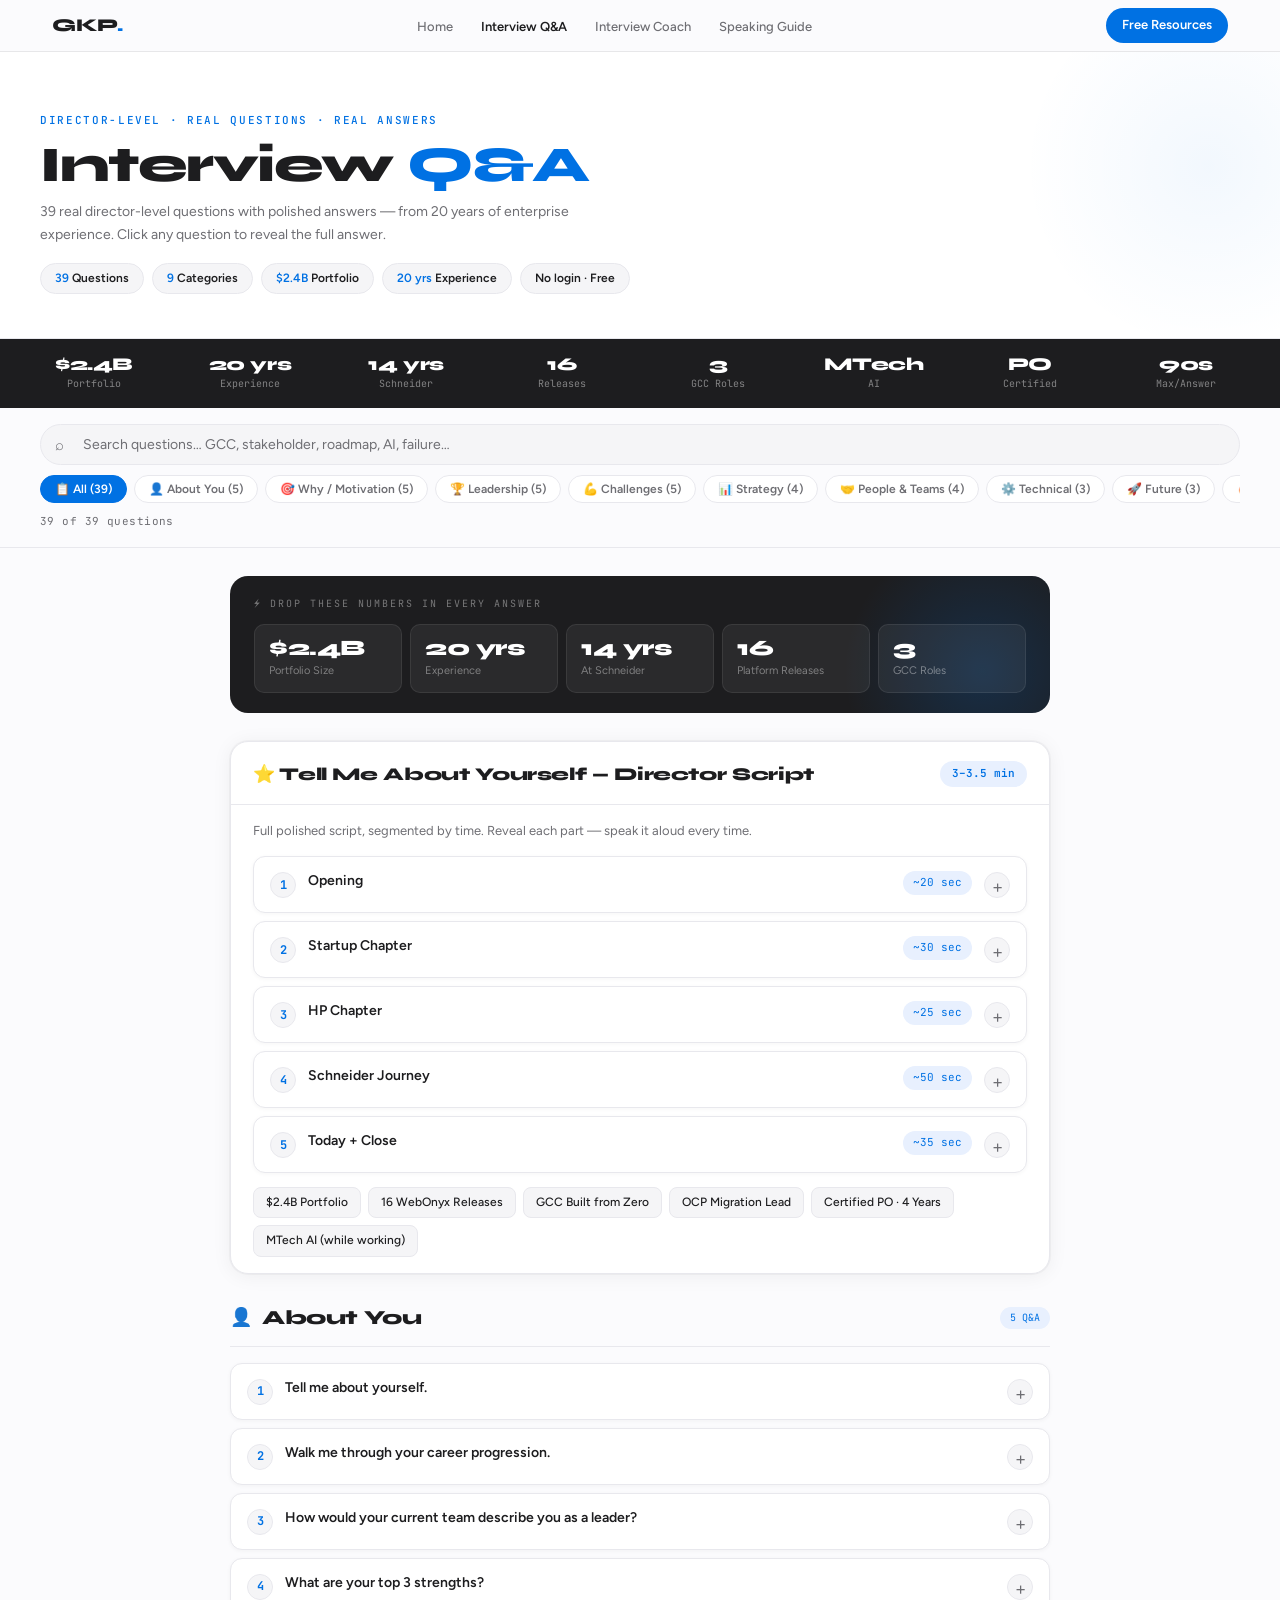
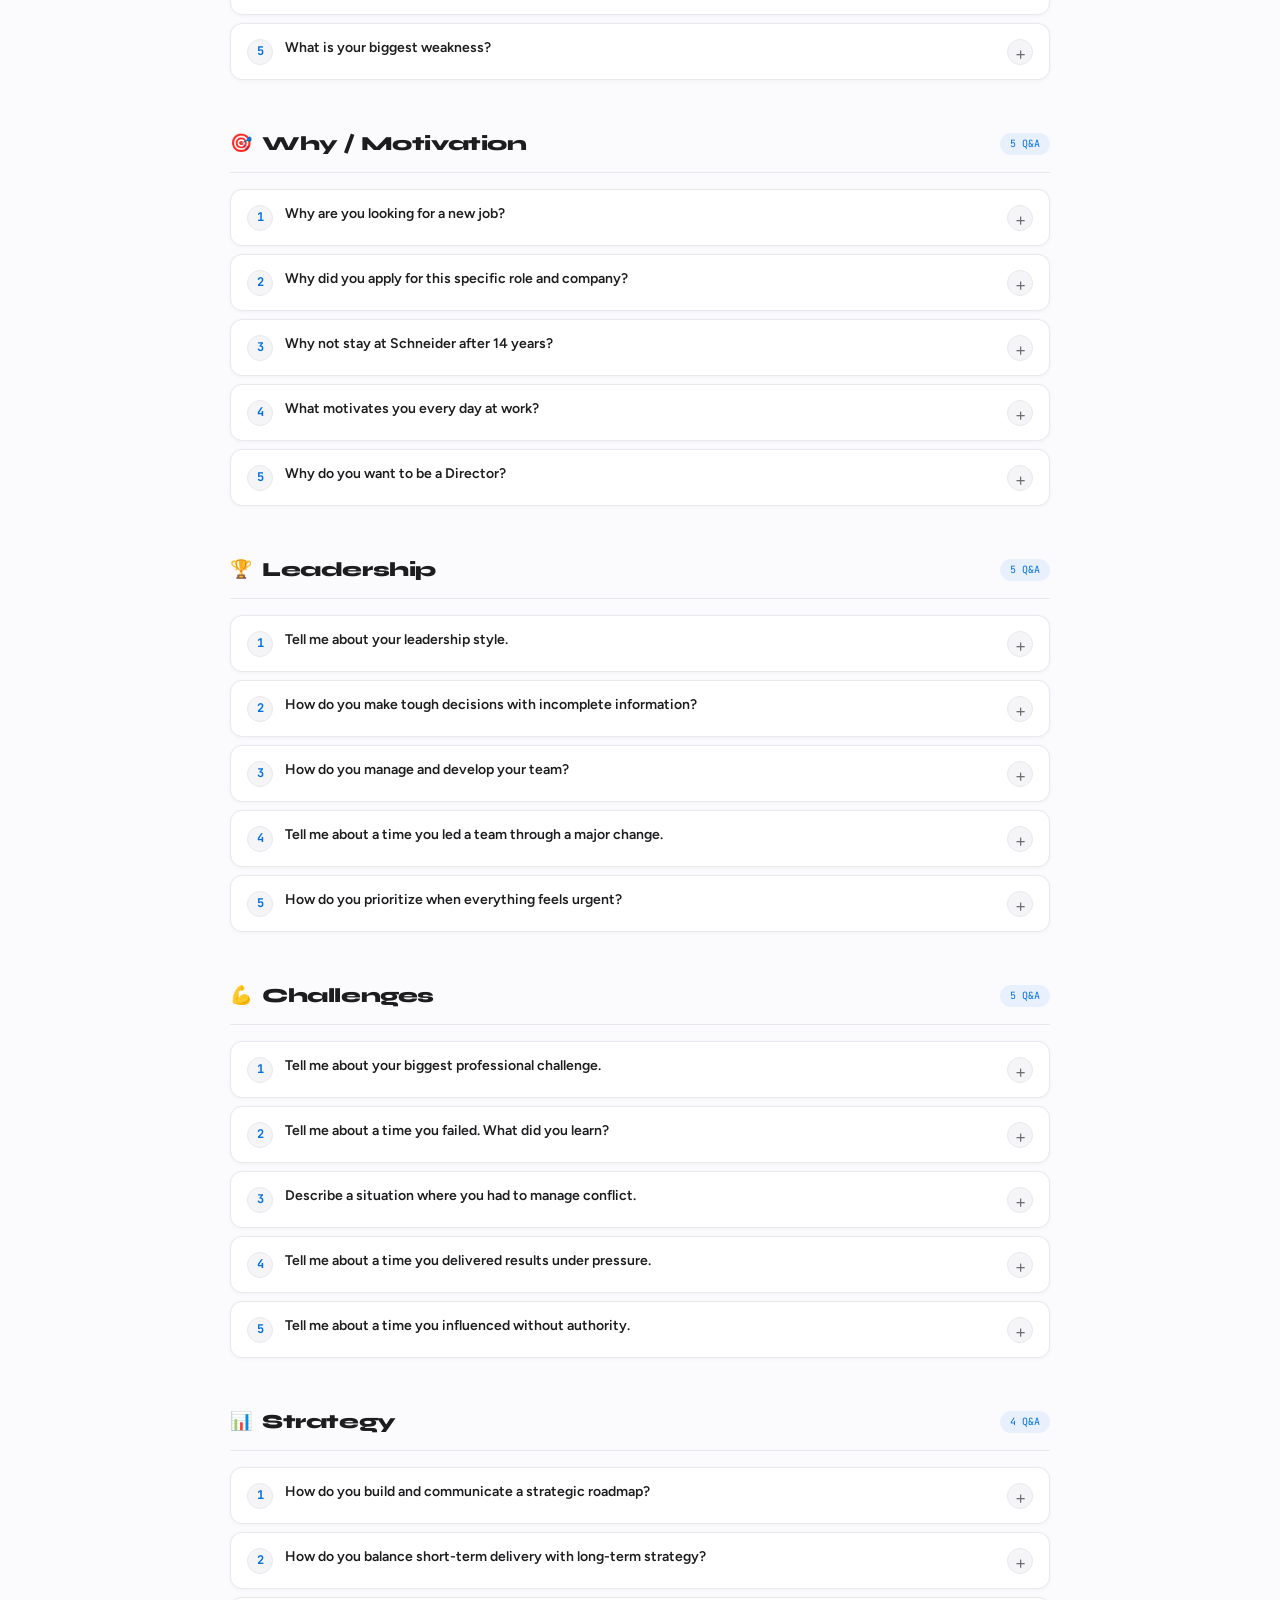
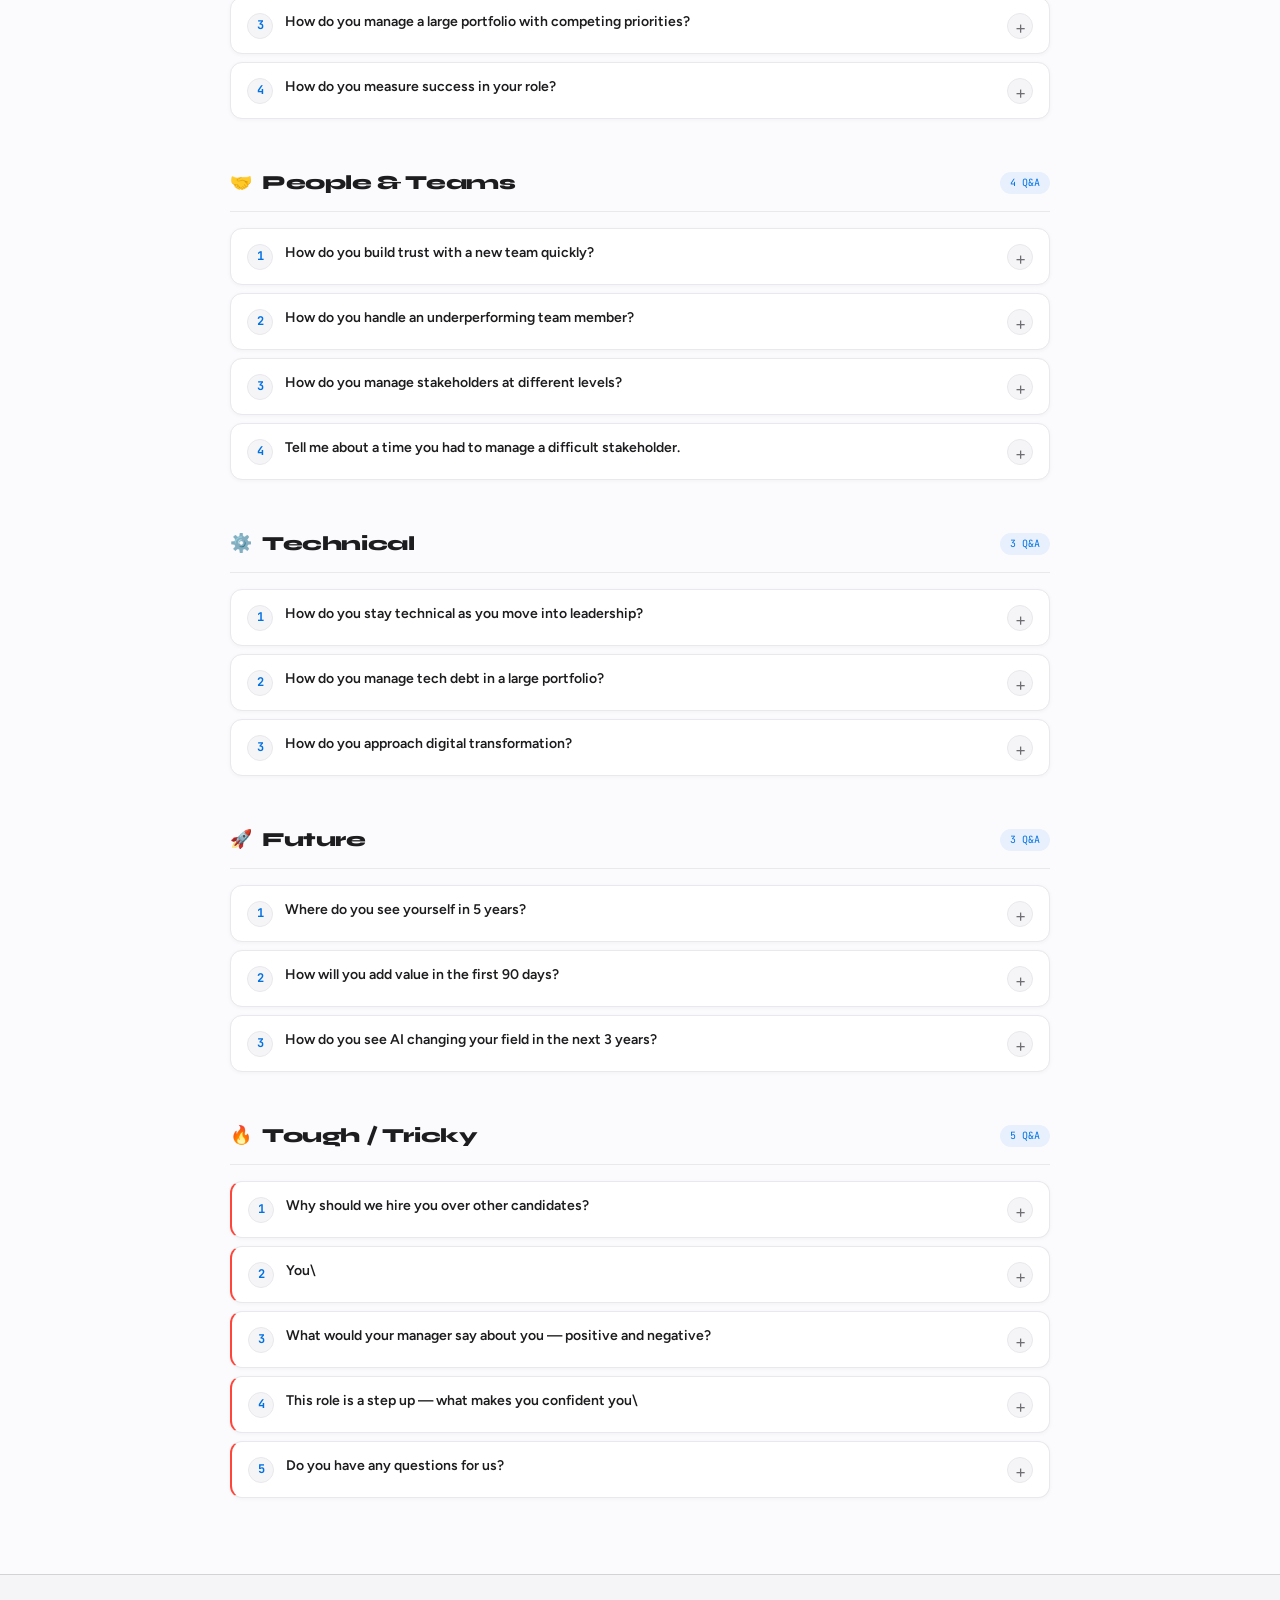
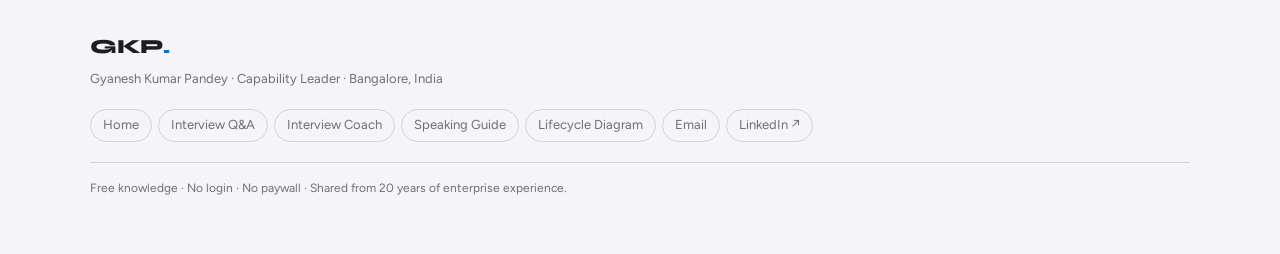
<file: questions.html>
<!DOCTYPE html>
<html lang="en">
<head>
<meta charset="UTF-8"/>
<meta name="viewport" content="width=device-width, initial-scale=1.0"/>
<title>Director Interview Q&A — Gyanesh Kumar Pandey</title>
<link rel="preconnect" href="https://fonts.googleapis.com"/>
<link href="https://fonts.googleapis.com/css2?family=Syne:wght@400;500;600;700;800&family=Figtree:wght@300;400;500;600&family=JetBrains+Mono:wght@400;500&display=swap" rel="stylesheet"/>
<style>

@import url('https://fonts.googleapis.com/css2?family=Syne:wght@400;500;600;700;800&family=Figtree:wght@300;400;500;600&family=JetBrains+Mono:wght@400;500&display=swap');

:root {
  --white: #ffffff;
  --bg: #fbfbfd;
  --light: #f5f5f7;
  --mid-light: #e8e8ed;
  --border: #d2d2d7;
  --mid: #6e6e73;
  --dark: #1d1d1f;
  --blue: #0071e3;
  --blue-h: #0077ed;
  --blue-light: #e8f0fe;
  --green: #30d158;
  --red: #ff453a;
  --amber: #ffd60a;
  --r: 18px;
  --r-sm: 12px;
  --nh: 52px;
  --shadow: 0 2px 20px rgba(0,0,0,.06), 0 0 0 1px rgba(0,0,0,.03);
  --shadow-lg: 0 8px 40px rgba(0,0,0,.12), 0 0 0 1px rgba(0,0,0,.04);
}

*, *::before, *::after { box-sizing: border-box; margin: 0; padding: 0; }
html { scroll-behavior: smooth; -webkit-text-size-adjust: 100%; }
body { background: var(--bg); color: var(--dark); font-family: 'Figtree', -apple-system, sans-serif; font-size: 17px; line-height: 1.6; overflow-x: hidden; }
a { color: inherit; text-decoration: none; }
img { max-width: 100%; display: block; }

/* ── NAV ── */
nav {
  position: sticky; top: 0; z-index: 200;
  height: var(--nh);
  display: flex; align-items: center; justify-content: space-between;
  padding: 0 22px;
  background: rgba(251,251,253,.85);
  backdrop-filter: saturate(180%) blur(20px);
  -webkit-backdrop-filter: saturate(180%) blur(20px);
  border-bottom: 1px solid rgba(0,0,0,.08);
}
.nav-logo {
  font-family: 'Syne', sans-serif;
  font-size: 18px; font-weight: 800;
  color: var(--dark); letter-spacing: -.02em;
}
.nav-logo span { color: var(--blue); }
.nav-desktop { display: none; gap: 0; list-style: none; align-items: center; }
.nav-desktop a {
  font-size: 13px; font-weight: 500;
  color: var(--mid);
  padding: 6px 14px;
  border-radius: 100px;
  transition: color .15s, background .15s;
  white-space: nowrap;
}
.nav-desktop a:hover { color: var(--dark); background: rgba(0,0,0,.04); }
.nav-desktop a.act { color: var(--dark); font-weight: 600; }
.nav-cta-btn {
  display: none;
  background: var(--blue);
  color: #fff;
  font-size: 13px; font-weight: 600;
  padding: 7px 16px;
  border-radius: 100px;
  transition: background .15s, transform .1s;
  white-space: nowrap;
}
.nav-cta-btn:hover { background: var(--blue-h); transform: scale(1.02); }
.hamburger {
  background: none; border: none; cursor: pointer;
  width: 36px; height: 36px;
  display: flex; flex-direction: column; align-items: center; justify-content: center; gap: 5px;
  border-radius: 50%;
  transition: background .15s;
}
.hamburger:hover { background: rgba(0,0,0,.06); }
.hamburger span { display: block; width: 18px; height: 1.5px; background: var(--dark); border-radius: 2px; transition: transform .25s, opacity .2s; }
.hamburger.open span:nth-child(1) { transform: translateY(6.5px) rotate(45deg); }
.hamburger.open span:nth-child(2) { opacity: 0; }
.hamburger.open span:nth-child(3) { transform: translateY(-6.5px) rotate(-45deg); }
.mmenu {
  position: fixed; top: var(--nh); left: 0; right: 0; bottom: 0; z-index: 190;
  background: rgba(251,251,253,.96);
  backdrop-filter: blur(20px);
  -webkit-backdrop-filter: blur(20px);
  padding: 24px 22px;
  display: flex; flex-direction: column; gap: 2px;
  transform: translateY(-8px); opacity: 0; pointer-events: none;
  transition: transform .25s, opacity .25s;
}
.mmenu.open { transform: none; opacity: 1; pointer-events: all; }
.mmenu a {
  font-size: 17px; font-weight: 500; color: var(--dark);
  padding: 14px 16px;
  border-radius: var(--r-sm);
  transition: background .15s;
  display: block;
}
.mmenu a:hover, .mmenu a.act { background: var(--light); }
.mmenu .m-cta {
  margin-top: 12px;
  background: var(--blue); color: #fff;
  text-align: center; font-weight: 600;
  border-radius: var(--r);
  padding: 16px;
}
.mmenu .m-cta:hover { background: var(--blue-h); }

/* ── REVEAL ── */
.reveal { opacity: 0; transform: translateY(20px); transition: opacity .7s ease, transform .7s ease; }
.reveal.vis { opacity: 1; transform: none; }
.reveal.d1 { transition-delay: .1s; }
.reveal.d2 { transition-delay: .2s; }
.reveal.d3 { transition-delay: .3s; }

/* ── FOOTER ── */
footer {
  background: var(--light);
  border-top: 1px solid var(--border);
  padding: 40px 22px;
}
.footer-inner { max-width: 1100px; margin: 0 auto; }
.footer-logo { font-family: 'Syne', sans-serif; font-size: 20px; font-weight: 800; color: var(--dark); letter-spacing: -.02em; margin-bottom: 6px; }
.footer-logo span { color: var(--blue); }
.footer-sub { font-size: 13px; color: var(--mid); margin-bottom: 20px; }
.footer-links { display: flex; flex-wrap: wrap; gap: 6px; margin-bottom: 20px; }
.footer-links a { font-size: 13px; color: var(--mid); padding: 5px 12px; border-radius: 100px; border: 1px solid var(--border); transition: color .15s, border-color .15s; }
.footer-links a:hover { color: var(--blue); border-color: var(--blue); }
.footer-copy { font-size: 12px; color: var(--mid); border-top: 1px solid var(--border); padding-top: 16px; }

/* ── TABLET / DESKTOP ── */
@media (min-width: 640px) {
  nav { padding: 0 40px; }
  .mmenu { padding: 24px 40px; }
  footer { padding: 48px 40px; }
}
@media (min-width: 900px) {
  nav { padding: 0 52px; }
  .hamburger { display: none; }
  .nav-desktop { display: flex; }
  .nav-cta-btn { display: block; }
  footer { padding: 56px 52px; }
}


/* PAGE HERO */
.page-hero {
  background: var(--white);
  padding: 52px 22px 40px;
  border-bottom: 1px solid var(--mid-light);
  position: relative; overflow: hidden;
}
.page-hero::before {
  content:''; position:absolute; top:-30%; right:-10%;
  width:50vw; height:50vw; max-width:400px; max-height:400px;
  background: radial-gradient(circle, rgba(0,113,227,.05) 0%, transparent 65%);
  pointer-events:none;
}
.ph-ey { font-family:'JetBrains Mono',monospace; font-size:11px; color:var(--blue); letter-spacing:.15em; text-transform:uppercase; margin-bottom:10px; font-weight:500; }
.page-hero h1 { font-family:'Syne',sans-serif; font-size:clamp(30px,7vw,50px); font-weight:800; line-height:1.0; letter-spacing:-.03em; color:var(--dark); margin-bottom:10px; }
.page-hero h1 span { color:var(--blue); }
.page-hero p { font-size:14px; color:var(--mid); max-width:580px; line-height:1.7; }
.stats-strip { display:flex; flex-wrap:wrap; gap:8px; margin-top:16px; }
.stat-chip { background:var(--light); border:1px solid var(--mid-light); border-radius:100px; padding:5px 14px; font-size:12px; font-weight:600; color:var(--dark); }
.stat-chip span { color:var(--blue); }

/* NUMBERS BAR */
.nb-bar {
  background:var(--dark); padding:16px 22px;
  display:grid; grid-template-columns:repeat(4,1fr); gap:12px;
}
.nb { text-align:center; }
.nb-n { font-family:'Syne',sans-serif; font-size:18px; font-weight:800; color:#fff; line-height:1; letter-spacing:-.02em; }
.nb-l { font-size:10px; color:rgba(255,255,255,.45); margin-top:3px; font-family:'JetBrains Mono',monospace; }

/* CONTROLS */
.controls {
  padding:14px 22px;
  background:rgba(251,251,253,.9);
  backdrop-filter:blur(12px);
  border-bottom:1px solid var(--mid-light);
  position:sticky; top:var(--nh); z-index:100;
}
.search-wrap { position:relative; }
.si {
  width:100%; background:var(--light); border:1.5px solid var(--mid-light);
  border-radius:100px; padding:11px 18px 11px 42px;
  font-family:'Figtree',sans-serif; font-size:14px; color:var(--dark);
  outline:none; transition:border-color .15s, box-shadow .15s;
}
.si:focus { border-color:var(--blue); box-shadow:0 0 0 3px rgba(0,113,227,.1); }
.si::placeholder { color:var(--mid); }
.si-icon {
  position:absolute; left:15px; top:50%; transform:translateY(-50%);
  color:var(--mid); font-size:15px; pointer-events:none;
}
.filter-scroll { overflow-x:auto; -webkit-overflow-scrolling:touch; scrollbar-width:none; margin-top:10px; }
.filter-scroll::-webkit-scrollbar { display:none; }
.fr { display:flex; gap:7px; width:max-content; padding-bottom:2px; }
.ft {
  background:var(--white); border:1.5px solid var(--mid-light);
  color:var(--mid); padding:6px 14px; border-radius:100px;
  font-size:12px; font-weight:600; cursor:pointer; white-space:nowrap;
  transition:all .15s; -webkit-tap-highlight-color:transparent;
  font-family:'Figtree',sans-serif;
}
.ft:hover { border-color:var(--blue); color:var(--blue); }
.ft.act { background:var(--blue); border-color:var(--blue); color:#fff; }
.rc { font-size:11px; color:var(--mid); margin-top:8px; font-family:'JetBrains Mono',monospace; letter-spacing:.04em; }

/* CONTENT */
.content { padding:24px 22px; max-width:900px; margin:0 auto; }

/* POWER CARD */
.power-card {
  background:var(--dark); border-radius:var(--r); padding:20px 24px; margin-bottom:28px;
  position:relative; overflow:hidden;
}
.power-card::before {
  content:''; position:absolute; top:-40%; right:-10%;
  width:300px; height:300px;
  background:radial-gradient(circle,rgba(0,113,227,.2) 0%,transparent 65%);
  pointer-events:none;
}
.pc-lbl { font-family:'JetBrains Mono',monospace; font-size:10px; color:rgba(255,255,255,.4); letter-spacing:.2em; text-transform:uppercase; margin-bottom:12px; }
.pc-grid { display:grid; grid-template-columns:repeat(2,1fr); gap:8px; position:relative; z-index:1; }
.pc-item { background:rgba(255,255,255,.06); border-radius:10px; padding:12px 14px; border:1px solid rgba(255,255,255,.08); }
.pc-n { font-family:'Syne',sans-serif; font-size:22px; font-weight:800; color:#fff; line-height:1; letter-spacing:-.02em; }
.pc-l { font-size:11px; color:rgba(255,255,255,.4); margin-top:3px; }

/* TMAY SECTION */
.tmay-wrap { background:var(--white); border:1px solid var(--mid-light); border-radius:var(--r); margin-bottom:28px; overflow:hidden; box-shadow:var(--shadow); }
.tmay-top { padding:18px 22px 16px; border-bottom:1px solid var(--mid-light); display:flex; align-items:center; justify-content:space-between; flex-wrap:wrap; gap:10px; }
.tmay-top h3 { font-family:'Syne',sans-serif; font-size:18px; font-weight:800; color:var(--dark); letter-spacing:-.02em; }
.tmay-badge { background:var(--blue-light); color:var(--blue); font-size:11px; font-weight:600; padding:4px 12px; border-radius:100px; font-family:'JetBrains Mono',monospace; }
.tmay-inner { padding:16px 22px; }
.tmay-desc { font-size:13px; color:var(--mid); margin-bottom:14px; }
.key-row { display:flex; flex-wrap:wrap; gap:7px; margin-top:14px; }
.key-chip { background:var(--light); border:1px solid var(--mid-light); border-radius:8px; padding:5px 12px; font-size:12px; font-weight:500; color:var(--dark); }

/* QA CARDS */
.cat-sec { margin-bottom:48px; }
.cat-hdr { display:flex; align-items:center; gap:10px; margin-bottom:16px; padding-bottom:12px; border-bottom:1.5px solid var(--mid-light); }
.cat-ico { font-size:18px; }
.cat-title { font-family:'Syne',sans-serif; font-size:20px; font-weight:800; color:var(--dark); letter-spacing:-.02em; }
.cat-cnt { margin-left:auto; font-family:'JetBrains Mono',monospace; font-size:10px; color:var(--blue); background:var(--blue-light); padding:3px 10px; border-radius:100px; }
.qa-card {
  background:var(--white); border:1.5px solid var(--mid-light);
  border-radius:var(--r-sm); margin-bottom:8px; overflow:hidden;
  transition:border-color .15s, box-shadow .15s;
  box-shadow:0 1px 4px rgba(0,0,0,.04);
}
.qa-card:hover { border-color:rgba(0,113,227,.25); box-shadow:0 2px 12px rgba(0,0,0,.07); }
.qa-card.tq { border-left:2.5px solid var(--red); }
.qa-hdr {
  display:flex; align-items:flex-start; padding:14px 16px;
  cursor:pointer; gap:12px; -webkit-tap-highlight-color:transparent;
  user-select:none;
}
.qa-num {
  width:26px; height:26px; border-radius:50%; background:var(--light); border:1px solid var(--mid-light);
  display:grid; place-items:center; font-size:12px; font-weight:700; color:var(--blue);
  font-family:'JetBrains Mono',monospace; flex-shrink:0; margin-top:1px;
}
.qa-q { font-size:14px; font-weight:600; color:var(--dark); line-height:1.4; flex:1; }
.qa-tog {
  width:26px; height:26px; display:grid; place-items:center;
  background:var(--light); border:1px solid var(--mid-light); border-radius:50%;
  font-size:18px; color:var(--mid); flex-shrink:0; margin-top:1px;
  transition:transform .2s, background .15s, color .15s;
}
.qa-card.open .qa-tog { transform:rotate(45deg); background:var(--blue); border-color:var(--blue); color:#fff; }
.qa-body { display:none; padding:0 16px 16px; border-top:1px solid var(--mid-light); }
.qa-card.open .qa-body { display:block; }
.qa-ans { font-size:14px; color:var(--mid); line-height:1.85; padding-top:12px; }
.qa-ans p { margin-bottom:10px; }
.qa-ans p:last-child { margin-bottom:0; }
.qa-ans strong { color:var(--dark); font-weight:600; }

.no-res { text-align:center; padding:64px 20px; }
.no-res h3 { font-family:'Syne',sans-serif; font-size:22px; font-weight:800; color:var(--dark); margin-bottom:8px; }
.no-res p { font-size:14px; color:var(--mid); }

@media(min-width:640px){
  .page-hero{padding:60px 40px 44px;}
  .controls{padding:16px 40px;}
  .content{padding:28px 40px;}
  .nb-bar{grid-template-columns:repeat(8,1fr);}
  .pc-grid{grid-template-columns:repeat(5,1fr);}
}
@media(min-width:900px){
  nav{padding:0 52px;}
  .hamburger{display:none;}
  .nav-desktop{display:flex;}
}
</style>
</head>
<body>

<nav id="nav">
  <a class="nav-logo" href="index.html">GKP<span>.</span></a>
  <ul class="nav-desktop">
    <li><a href="index.html">Home</a></li>
    <li><a href="questions.html" class="act">Interview Q&A</a></li>
    <li><a href="coach.html">Interview Coach</a></li>
    <li><a href="speaking.html">Speaking Guide</a></li>
    
  </ul>
  <a class="nav-cta-btn" href="questions.html">Free Resources</a>
  <button class="hamburger" id="hbg" aria-label="Menu">
    <span></span><span></span><span></span>
  </button>
</nav>
<div class="mmenu" id="mmenu">
  <a href="index.html">Home</a>
  <a href="questions.html" class="act">Interview Q&A</a>
  <a href="coach.html">Interview Coach</a>
  <a href="speaking.html">Speaking Guide</a>
  
  <a href="questions.html" class="m-cta">Free Resources →</a>
</div>

<div class="page-hero">
  <div class="ph-ey">Director-Level · Real Questions · Real Answers</div>
  <h1>Interview <span>Q&amp;A</span></h1>
  <p>39 real director-level questions with polished answers — from 20 years of enterprise experience. Click any question to reveal the full answer.</p>
  <div class="stats-strip">
    <span class="stat-chip"><span>39</span> Questions</span>
    <span class="stat-chip"><span>9</span> Categories</span>
    <span class="stat-chip"><span>$2.4B</span> Portfolio</span>
    <span class="stat-chip"><span>20 yrs</span> Experience</span>
    <span class="stat-chip">No login · Free</span>
  </div>
</div>

<div class="nb-bar">
  <div class="nb"><div class="nb-n">$2.4B</div><div class="nb-l">Portfolio</div></div>
  <div class="nb"><div class="nb-n">20 yrs</div><div class="nb-l">Experience</div></div>
  <div class="nb"><div class="nb-n">14 yrs</div><div class="nb-l">Schneider</div></div>
  <div class="nb"><div class="nb-n">16</div><div class="nb-l">Releases</div></div>
  <div class="nb"><div class="nb-n">3</div><div class="nb-l">GCC Roles</div></div>
  <div class="nb"><div class="nb-n">MTech</div><div class="nb-l">AI</div></div>
  <div class="nb"><div class="nb-n">PO</div><div class="nb-l">Certified</div></div>
  <div class="nb"><div class="nb-n">90s</div><div class="nb-l">Max/Answer</div></div>
</div>

<div class="controls">
  <div class="search-wrap">
    <span class="si-icon">⌕</span>
    <input class="si" type="text" id="si" placeholder="Search questions… GCC, stakeholder, roadmap, AI, failure…" oninput="doFilter()"/>
  </div>
  <div class="filter-scroll"><div class="fr" id="fr"></div></div>
  <div class="rc" id="rc"></div>
</div>

<div class="content" id="qc"></div>

<footer>
  <div class="footer-inner">
    <div class="footer-logo">GKP<span>.</span></div>
    <div class="footer-sub">Gyanesh Kumar Pandey · Capability Leader · Bangalore, India</div>
    <div class="footer-links">
      <a href="index.html">Home</a>
      <a href="questions.html">Interview Q&amp;A</a>
      <a href="coach.html">Interview Coach</a>
      <a href="speaking.html">Speaking Guide</a>
      <a href="swimlane.html">Lifecycle Diagram</a>
      <a href="mailto:mahegyaneshpandey@gmail.com">Email</a>
      <a href="https://www.linkedin.com/in/gyaneshkpandey" target="_blank">LinkedIn ↗</a>
    </div>
    <div class="footer-copy">Free knowledge · No login · No paywall · Shared from 20 years of enterprise experience.</div>
  </div>
</footer>

<script>
const qs=[
  {c:'intro',q:`Tell me about yourself.`,a:`<p>I'm Gyanesh Pandey — a technology and product leader with 20 years of experience. My career has three clear chapters.</p><p>I started in a startup, building software for telecom clients like Verizon, AT&T, and AccuWeather. That taught me speed and problem-solving with limited resources.</p><p>Then HP — where I worked on HP OpenView and learned what it means to build for millions of enterprise users.</p><p>For 14 years at Schneider Electric, I grew from Technical Leader to Capabilities Leader — managing a $2.4 billion global R&D portfolio, building a GCC from zero, delivering 16 releases on our Future-Ready R&D Platform.</p><p>I also completed a Master's in AI while working full time — because I believe leaders must keep learning.</p><p>I'm now ready for the Director level. This role is the right next step.</p>`},
  {c:'intro',q:`Walk me through your career progression.`,a:`<p>Every move I made was deliberate — not accidental.</p><p>I started in a startup to get real hands-on experience fast. Then HP to understand enterprise scale. Then Schneider Electric — where I stayed 14 years because I kept growing: Technical Leader, then Program Manager for OCP migration and tech-debt, then Certified Product Owner delivering 16 platform releases, then Capabilities Leader managing a $2.4 billion portfolio.</p><p>Each role prepared me for the next. Now the next step is Director — and everything I've built points toward that.</p>`},
  {c:'intro',q:`How would your current team describe you as a leader?`,a:`<p>They would say I'm a leader who gives clarity and then trusts the team to deliver.</p><p>I don't micromanage. I set clear goals, explain the why behind the work, and then give people ownership. But I'm always available when they're stuck.</p><p>They would also say I have high standards — I push the team to deliver quality. But I do it by coaching, not criticizing.</p><p>And they would say I'm consistent — I show up the same way every day. No drama, no politics. Just focus on the work and the people.</p>`},
  {c:'intro',q:`What are your top 3 strengths?`,a:`<p>Three things I've proven consistently.</p><p>First — connecting strategy to execution. I manage a $2.4 billion portfolio at the strategic level but I also know when to go deep into the details. Most people do one or the other. I do both.</p><p>Second — cross-border leadership. Building a GCC from zero, migrating complex projects from France to India, integrating two different teams across time zones — I've done this for real, not in a case study.</p><p>Third — continuous learning. I completed a Master's in AI while working full time at Schneider. That tells you how I operate under pressure — I don't slow down, I level up.</p>`},
  {c:'intro',q:`What is your biggest weakness?`,a:`<p>I have very high standards — for myself and for my team. In the past, this meant I sometimes held on to work too long before delegating, because I wanted it done right.</p><p>But I learned that great leadership is about building people who can deliver to your standard — not doing it yourself.</p><p>Over the last four years as Product Owner and Capabilities Leader, I deliberately practiced letting go — giving ownership to my team, coaching them, and stepping back. The quality of outcomes actually improved.</p><p>So what was a weakness became a leadership skill.</p>`},
  {c:'why',q:`Why are you looking for a new job?`,a:`<p>Schneider has been a great 14 years. I grew a lot and I'm proud of what I built.</p><p>But I've reached a point where I'm ready for more — Director level. The path to that in my specific domain at Schneider is not open right now.</p><p>So instead of waiting, I decided to move forward. I want to bring everything I've built to a role where I can make a bigger impact.</p><p>This is not about leaving Schneider. This is about arriving at the next level of my career.</p>`},
  {c:'why',q:`Why did you apply for this specific role and company?`,a:`<p>Three clear reasons.</p><p>First — the scope matches where I already am. I manage a $2.4 billion portfolio today. I'm not stepping into Director complexity for the first time. I just need the title and authority to match the accountability I'm already carrying.</p><p>Second — the domain fits. My work in digital transformation, product management, and cross-border programs maps directly to what this role needs. I won't need six months to understand the work.</p><p>Third — I made this decision carefully. I looked at the company, the role, and the growth potential. Everything pointed here.</p><p>This was a deliberate choice — not a desperate one.</p>`},
  {c:'why',q:`Why not stay at Schneider after 14 years?`,a:`<p>14 years is a long time — and I stayed because I kept growing and the work was meaningful.</p><p>But there comes a point where staying becomes the comfortable choice, not the right choice.</p><p>I've delivered 16 platform releases, built a GCC from zero, managed a $2.4 billion portfolio, and completed a Master's in AI while working full time. The track record is strong.</p><p>The Director path in my domain at Schneider is blocked right now — not because of any conflict, just the structure. So I asked myself: do I wait, or do I take everything I've built and apply it where there is a real opening?</p><p>I chose to move forward. That's not disloyalty — that's self-awareness.</p>`},
  {c:'why',q:`What motivates you every day at work?`,a:`<p>Three things motivate me every day.</p><p>First — seeing real impact. When a platform release goes live and it changes how engineers work, or when a decision I made saves weeks of time — that energy is real.</p><p>Second — growing people. When someone on my team solves a problem they couldn't solve six months ago — that is deeply satisfying. Coaching people is one of my favourite parts of leadership.</p><p>Third — hard problems. I don't enjoy easy days. When the problem is complex — cross-border, cross-system, high-stakes — that's when I'm at my best.</p>`},
  {c:'why',q:`Why do you want to be a Director?`,a:`<p>I want to be a Director because I'm already operating at that level — and I want the authority to match the responsibility I carry.</p><p>Managing a $2.4 billion portfolio, aligning cross-functional global teams, building capability from zero — these are Director-level activities. I've been doing them.</p><p>What a Director title gives me is the seat at the table to make decisions faster, influence strategy earlier, and build a stronger team with more authority.</p><p>I'm not chasing a title. I'm seeking the platform to create more impact — and Director is that platform.</p>`},
  {c:'leadership',q:`Tell me about your leadership style.`,a:`<p>I lead with clarity and trust.</p><p>First I make sure the team knows the goal, the why behind it, and what success looks like. Once that's clear — I step back and let them lead their own work. I don't stand over people.</p><p>But I'm a coach — always available, always asking questions to help them think better, never giving them the answer directly.</p><p>And I am consistent. I show up the same way every day. No mood swings, no politics, no favoritism. People know what to expect from me — and that predictability builds trust over time.</p>`},
  {c:'leadership',q:`How do you make tough decisions with incomplete information?`,a:`<p>In my $2.4 billion portfolio, I make tough calls regularly — often without complete information.</p><p>My process is: first, gather the best available data quickly — not perfectly. Second, identify the key risk: what happens if I'm wrong? Third, make the decision with a clear review point — so if new information arrives, I can adjust.</p><p>I've learned that waiting for perfect information is itself a decision — and often the wrong one. Speed with a review point beats slow perfection.</p><p>The GCC build taught me this. We had to make 20 decisions without full data. We were right on 17 of them — and we recovered fast on the other 3 because we built in adjustment points.</p>`},
  {c:'leadership',q:`How do you manage and develop your team?`,a:`<p>I believe every person on my team should have a clear answer to two questions: what am I building toward, and how is my manager helping me get there?</p><p>I have individual conversations with each person — not just about tasks, but about their career goals. Then I assign work that stretches them toward those goals.</p><p>I also believe in giving real ownership — not just tasks. When someone owns a deliverable, they think differently about it. They care more.</p><p>In my Product Owner years, I coached 3 senior POs including a Director-level person. The coaching worked because it was honest — I told them what I saw, not what they wanted to hear.</p>`},
  {c:'leadership',q:`Tell me about a time you led a team through a major change.`,a:`<p>The biggest change I led was building a Global Capability Center in India while migrating a complex project from France — all at the same time.</p><p>The France team was worried. The India team was new and nervous. Nobody felt certain.</p><p>I did three things. First — I was completely transparent. I told both teams exactly what was happening, why, and what the timeline was. No surprises.</p><p>Second — I created the buddy model. France engineers were paired with India counterparts. They built relationships, not just processes.</p><p>Third — I celebrated small wins publicly. Every time India delivered something independently, I made sure leadership saw it.</p><p>Result — India went from zero to fully independent. Both teams now work as one. The change succeeded because we treated it as a people challenge first.</p>`},
  {c:'leadership',q:`How do you prioritize when everything feels urgent?`,a:`<p>In a $2.4 billion portfolio, everything feels urgent all the time. So I use one filter — business impact versus effort.</p><p>I ask: if this doesn't get done this week, what breaks? If the answer is 'nothing critical' — it waits. If the answer is 'a customer is affected' or 'a regulatory deadline is missed' — it moves to the top.</p><p>I also protect my team from false urgency. A lot of things that feel urgent are just noisy — not truly important. Part of my job as a leader is absorbing that noise so the team can focus.</p><p>I communicate priority clearly. My team always knows the top 3 things that matter this week — not a list of 20 things that are all 'priority one.'</p>`},
  {c:'challenge',q:`Tell me about your biggest professional challenge.`,a:`<p>The biggest challenge was building a Global Capability Center in India from zero — as part of a C-Level vision at Schneider.</p><p>Nothing existed. No team, no process, no knowledge. And at the same time I had to migrate a complex project from France to India.</p><p>I played three roles — Country Manager to build the team, Program Manager to migrate the project, and Integration Leader to connect the two systems across two countries.</p><p>I created a buddy model — pairing France and India engineers. I documented everything. I coached senior POs including a Director-level person. I built a RACI matrix so everyone knew their responsibility.</p><p>Result — India went from zero to fully independent. Migration completed without major failure. GCC became a productive hub.</p><p>Learning — building across borders is a people problem first, technology second.</p>`},
  {c:'challenge',q:`Tell me about a time you failed. What did you learn?`,a:`<p>Early in the GCC build, I underestimated how long cultural alignment would take compared to technical onboarding.</p><p>I planned the technical knowledge transfer carefully — architecture maps, documentation, buddy model. But I didn't put the same structure around building cultural trust between the France and India teams.</p><p>Six weeks in, I noticed the teams were technically capable but still not collaborating naturally. The trust wasn't there.</p><p>I acknowledged this openly in a team session — I said: 'I planned the technical side well. I didn't plan the human side well enough. Here's what we're going to do differently.'</p><p>I introduced structured social touchpoints — not just work syncs. Within four weeks the dynamic changed.</p><p>Learning — you cannot document culture. You have to build it deliberately, just like you build a system.</p>`},
  {c:'challenge',q:`Describe a situation where you had to manage conflict.`,a:`<p>During the France-India integration, both teams had real tension. Different expectations, different working styles, different time zones — and unclear ownership on decisions.</p><p>People were frustrated — but when I dug in, I realized they weren't being difficult. They were confused. Nobody knew who had the final say on what.</p><p>I solved this with a RACI matrix — Responsible, Accountable, Consulted, Informed — for every key decision. One person on each side became the single DRI — Directly Responsible Individual.</p><p>I also moved difficult conversations to a structured weekly call — not ad hoc emails where tone gets misread.</p><p>Within three weeks the tension dropped significantly. Both teams started working with each other, not against each other.</p><p>The lesson — most conflict in cross-border teams is structural, not personal. Fix the structure, and relationships often fix themselves.</p>`},
  {c:'challenge',q:`Tell me about a time you delivered results under pressure.`,a:`<p>During the OCP migration at Schneider, we had a hard deadline — regulatory and business both. And midway through, we discovered the complexity was 40% higher than initially assessed.</p><p>I did three things immediately. First — I re-baselined the plan with the actual complexity data. No wishful thinking, just reality. Second — I went to leadership with the updated picture before they came to me. Transparency first. Third — I reorganized the team into parallel workstreams so we could compress the timeline.</p><p>We delivered on the revised date — and the quality held. No shortcuts on testing.</p><p>The key was not panicking. Pressure reveals character — and I've learned that the first response to a crisis should be clarity, not noise.</p>`},
  {c:'challenge',q:`Tell me about a time you influenced without authority.`,a:`<p>During the GCC migration, I had to coach three senior Product Owners — including a Director-level and an Account Head. I had no formal authority over them.</p><p>They were making product decisions without full understanding of the system's technical constraints. This was creating misalignment downstream.</p><p>I didn't tell them they were wrong. Instead, I built technical briefing sessions — framed as 'here is what the system can and cannot do, so you can decide better.'</p><p>Within a few weeks, they started consulting me before making major decisions. Not because I was their boss — but because my input was consistently useful and honest.</p><p>Influence without authority is built through consistent value — not position.</p>`},
  {c:'strategy',q:`How do you build and communicate a strategic roadmap?`,a:`<p>I use a 3-horizon approach — what we stabilize now, what we optimize in 6 months, and what we transform in 12 to 24 months.</p><p>I build the roadmap with data first — what's the business impact of each initiative, what's the effort, what's the risk. Then I prioritize based on value, not volume.</p><p>Communication depends on the audience. With C-Level stakeholders — I present outcomes and risks, not activities. With product and engineering teams — I go deeper into milestones and dependencies.</p><p>For the $2.4 billion portfolio, I run a regular cadence — monthly portfolio reviews with senior leaders, weekly operational syncs with teams. The roadmap is never a static document — it's a living conversation.</p>`},
  {c:'strategy',q:`How do you balance short-term delivery with long-term strategy?`,a:`<p>This tension is real — and managing it is one of the most important things a leader does.</p><p>My approach: I protect capacity for strategic work. If 100% of the team is always on short-term delivery, the long-term never gets built. So I ring-fence a percentage of capacity — usually around 20% — for strategic and tech-debt work.</p><p>I also make the trade-offs visible to stakeholders. When a business team wants everything fast, I show them the cost — what gets delayed, what accumulates as tech debt, what risks we carry.</p><p>Most stakeholders make better decisions when the trade-offs are clear. The problem is most leaders never show them the trade-offs — they just say yes and hope for the best.</p>`},
  {c:'strategy',q:`How do you manage a large portfolio with competing priorities?`,a:`<p>I manage a $2.4 billion portfolio today — so this is not a hypothetical for me.</p><p>My framework: every initiative gets assessed on three dimensions — strategic alignment, business value, and delivery risk. I score them and rank them. The ranking drives the conversation — not politics, not who shouts loudest.</p><p>When priorities conflict — which they always do — I bring the decision to the right stakeholder level with full data. I don't decide alone what the business prioritizes. I provide the analysis and facilitate the decision.</p><p>I also run a regular portfolio review cadence — so stakeholders are never surprised. Surprises in a large portfolio are always expensive.</p>`},
  {c:'strategy',q:`How do you measure success in your role?`,a:`<p>I measure success on three levels.</p><p>First — business outcomes. Is the portfolio delivering the value it was funded for? Are releases happening on time and with quality? Is tech debt going down or up?</p><p>Second — team health. Are my people growing? Is turnover low? Do they have clarity about their goals? A leader who hits numbers but burns out the team has not succeeded.</p><p>Third — stakeholder trust. Do the leaders I work with come to me proactively — or only when there's a problem? Trust is the most valuable currency in a senior role — and it shows in that pattern.</p><p>In my current role, I track all three. The $2.4 billion portfolio has clear KPIs — and I review them monthly.</p>`},
  {c:'people',q:`How do you build trust with a new team quickly?`,a:`<p>I follow a simple rule in the first 30 days — listen more than I speak.</p><p>I have one-on-one conversations with every person on the team. I ask three questions: What's working well? What's frustrating you? What would you change if you could? I listen carefully — and I act on at least one thing I hear within the first two weeks.</p><p>That action matters more than any speech. It shows the team that I actually listened.</p><p>Then I am consistent — I show up the same way every day, I do what I say I will do, I'm honest about what I don't know. Trust isn't built in one big moment. It's built in hundreds of small ones.</p>`},
  {c:'people',q:`How do you handle an underperforming team member?`,a:`<p>I address it directly and early — not after months of hoping it will improve.</p><p>First I have an honest conversation. I describe specifically what I'm observing — not my judgment, just the observable facts. Then I ask: is there something I can do to help? Is there something happening that I don't know about?</p><p>Sometimes underperformance has a root cause — unclear expectations, wrong role, personal situation. I try to understand that first.</p><p>If it's capability — I create a development plan with clear milestones. If it's attitude or effort — I'm very direct about what needs to change and by when.</p><p>If there's no improvement after support — then the harder conversation happens. It's not kind to let poor performance continue. It hurts the whole team.</p>`},
  {c:'people',q:`How do you manage stakeholders at different levels?`,a:`<p>My rule is: same facts, different focus — based on what that stakeholder cares about.</p><p>With C-Level leaders — I talk about outcomes, risks, and strategic alignment. No implementation details unless asked. They want to know: are we on track, what are the risks, do we need any decisions from them?</p><p>With middle management and product leaders — I share milestones, dependencies, and trade-offs. They need enough detail to coordinate their teams.</p><p>With my own team — full transparency. They need the complete picture to make good decisions.</p><p>I also have a rule about proactive communication — I never let a stakeholder find out about a problem before I do. If something is going wrong, I am the first one to tell them — with a plan.</p>`},
  {c:'people',q:`Tell me about a time you had to manage a difficult stakeholder.`,a:`<p>During the GCC build, one senior France stakeholder was strongly resistant. They felt the India team would not be ready — and that the migration was moving too fast.</p><p>Instead of pushing back, I first tried to understand their concern fully. In a one-on-one conversation, I asked them what would need to be true for them to feel confident. They gave me three specific criteria.</p><p>I then built a structured progress report showing exactly those three criteria — updated weekly. Every week they could see India's capability growing with real data.</p><p>By month three, that same stakeholder became one of the biggest advocates for the India team — because their concerns were taken seriously and answered with evidence.</p><p>Difficult stakeholders are usually not unreasonable — they are often the most invested in the outcome.</p>`},
  {c:'technical',q:`How do you stay technical as you move into leadership?`,a:`<p>I stay technical deliberately — not accidentally.</p><p>I completed a Master's in AI while working full time as a Capabilities Leader. That wasn't just for a certificate — it was to stay current and apply those concepts to real portfolio decisions at Schneider.</p><p>I also stay connected to architecture conversations. I don't write code anymore — but I can read a system architecture, understand dependencies, and ask the right questions. That's the level of technical depth a senior leader needs.</p><p>I've found that the most dangerous leaders are those who lose technical grounding and start making decisions based on optimism rather than reality. I protect against that with deliberate, ongoing learning.</p>`},
  {c:'technical',q:`How do you manage tech debt in a large portfolio?`,a:`<p>Tech debt in a $2.4 billion portfolio is a real and constant challenge. I've learned you can't eliminate it — you can only manage it intelligently.</p><p>My approach: first, make it visible. Tech debt that's hidden is debt that never gets paid. I create a clear tech-debt register with business impact — not just technical metrics. I translate it into language the business understands: 'this debt increases delivery risk by X' or 'this limits our ability to launch Y capability.'</p><p>Second, I protect capacity for debt reduction — typically 15-20% of quarterly engineering capacity. If everything goes to features, the platform slowly breaks.</p><p>Third — I present tech-debt reduction as a business case, not a technical request. Business leaders fund what they understand.</p>`},
  {c:'technical',q:`How do you approach digital transformation?`,a:`<p>I've led digital transformation at Schneider for years — and the biggest lesson is this: digital transformation is 30% technology and 70% people and process.</p><p>Most transformations fail not because the technology doesn't work — but because people don't change how they work.</p><p>My approach: start with the business outcome you want, not the technology you want to implement. Then design the people and process changes needed. Then bring in the technology to enable those changes.</p><p>I also use a phased roadmap — stabilize first, then optimize, then transform. Trying to transform everything at once creates chaos.</p><p>In the OCP migration and the GCC build at Schneider — I applied this approach. Both succeeded because we treated the human change as carefully as the technical change.</p>`},
  {c:'future',q:`Where do you see yourself in 5 years?`,a:`<p>In five years I want to be an established, high-impact Director — someone who has built a strong team, delivered measurable business outcomes, and earned a seat at the senior leadership table.</p><p>I also want to bring AI and data-driven thinking deeper into how the organization makes product and portfolio decisions. That's where I see the biggest untapped value — and my MTech in AI gives me a real foundation to lead that.</p><p>My goal is not the next title after Director. My goal is to be genuinely excellent at this level first — and let the results create the next opportunity.</p><p>I've always believed that careers are built by doing exceptional work at each level — not by planning your path two levels ahead.</p>`},
  {c:'future',q:`How will you add value in the first 90 days?`,a:`<p>I follow a clear 30-60-90 structure.</p><p>First 30 days — I listen and learn. One-on-one meetings with every key stakeholder. Understand the business context, the team dynamics, the current challenges. I don't make changes in the first month — I earn the right to change things by understanding them first.</p><p>Days 30 to 60 — I identify 2 to 3 quick wins. Things that are clearly broken or blocked that I can fix with my experience and the relationships I've built. Quick wins build credibility with the team and with leadership.</p><p>Days 60 to 90 — I present my strategic view. Based on what I've learned, here is what I think the priorities should be for the next 12 months, here are the risks, here is what success looks like.</p><p>By day 90, the team should feel clarity — and leadership should feel they made the right hire.</p>`},
  {c:'future',q:`How do you see AI changing your field in the next 3 years?`,a:`<p>AI is going to fundamentally change how we make portfolio and product decisions — and it's already starting.</p><p>In three years, I expect AI to be embedded in how we assess tech debt, predict delivery risk, and identify capability gaps before they become problems. The teams that use AI for these decisions will have a significant speed and quality advantage.</p><p>For product management specifically — AI will move us from reactive analysis to predictive strategy. Instead of reviewing last quarter's data, we'll be acting on next quarter's predicted trends.</p><p>I'm genuinely excited about this — not worried. My MTech in AI wasn't defensive. It was me positioning to lead this shift rather than manage through it.</p><p>The leaders who will struggle are those who see AI as a threat to their judgment. The leaders who will win are those who use AI to make their judgment sharper.</p>`},
  {c:'tough',q:`Why should we hire you over other candidates?`,a:`<p>Three reasons.</p><p>One — I'm already operating at Director-level scope. Managing a $2.4 billion portfolio, leading cross-border transformations, building capability from zero. You're not hiring someone who needs to grow into the role. I'm already there.</p><p>Two — I bring 20 years of progressive experience — startup speed, HP enterprise scale, and Schneider's global complexity. That combination is rare. Most candidates have depth in one environment. I have depth across three very different ones.</p><p>Three — my track record removes your risk. 16 platform releases delivered. GCC built from zero. MTech in AI completed while working full time. These are evidence, not promises.</p><p>You're not taking a chance on potential. You're investing in a proven pattern.</p>`},
  {c:'tough',q:`You\\`,a:`<p>That's a fair question — and I understand why someone might ask it.</p><p>But 14 years at Schneider was not 14 years of the same job. I've had seven different roles — Technical Leader, Program Manager, Tech Debt Lead, Country Manager, Product Owner, Capabilities Leader. Each required learning new skills, new stakeholders, new systems.</p><p>I also built a team across two countries with completely different cultures — India and France. That required significant adaptability — not just technically, but personally.</p><p>And I completed a Master's in AI while working full time — something that requires enormous personal adaptability.</p><p>Staying at one company while constantly reinventing your role is arguably harder than changing companies every three years. I've done it seven times.</p>`},
  {c:'tough',q:`What would your manager say about you — positive and negative?`,a:`<p>On the positive side — my manager would say I am someone who takes full ownership. When I say I will deliver something, it gets delivered. They don't have to follow up.</p><p>They would also say I communicate proactively — I bring problems to them before they become surprises. For a senior leader, that is very valuable.</p><p>On the development side — my manager would probably say I sometimes take too long to escalate when I think I can solve it myself. I try to protect the team and handle issues at my level — but occasionally something needed senior attention earlier.</p><p>I've been actively working on this — asking myself 'should leadership know about this now?' rather than 'can I solve this myself?'</p>`},
  {c:'tough',q:`This role is a step up — what makes you confident you\\`,a:`<p>I understand the question — but let me challenge the premise gently.</p><p>This role is Director. I currently manage a $2.4 billion global portfolio, lead cross-functional international teams, and set strategic roadmaps that align with C-Level priorities. The activities of this role are not new to me — the title is.</p><p>Every step in my career has looked like a stretch from the outside — but I've consistently delivered at each new level. Startup to HP. HP to Schneider. Technical Leader to Product Owner to Capabilities Leader.</p><p>The pattern is consistent — I enter a new level, deliver, and then grow beyond it. This Director role is the next point on that same pattern.</p><p>I'm not confident because I think it will be easy. I'm confident because I have a track record of getting to the answer — even when the path isn't clear.</p>`},
  {c:'tough',q:`Do you have any questions for us?`,a:`<p>Yes — I always come with questions, because they tell me as much about the role as the interview itself.</p><p>First — what does success look like in this role at 6 months and 12 months? I want to understand how you'll measure whether I'm the right person.</p><p>Second — what is the biggest challenge the person in this role will face in the first year? I want to go in with open eyes.</p><p>Third — how does this Director role connect to the broader strategic direction of the organization over the next 3 years? I want to understand where this role sits in the larger picture.</p><p>And finally — what is the culture of decision-making here? Are Directors expected to recommend and align, or to decide and execute? That distinction matters to me.</p>`}
];

const cats={
  all:{l:'All (39)',i:'📋'},
  intro:{l:'About You',i:'👤'},
  why:{l:'Why / Motivation',i:'🎯'},
  leadership:{l:'Leadership',i:'🏆'},
  challenge:{l:'Challenges',i:'💪'},
  strategy:{l:'Strategy',i:'📊'},
  people:{l:'People & Teams',i:'🤝'},
  technical:{l:'Technical',i:'⚙️'},
  future:{l:'Future',i:'🚀'},
  tough:{l:'Tough / Tricky',i:'🔥'},
};
const catOrder=['intro','why','leadership','challenge','strategy','people','technical','future','tough'];
const tmayScript=`
    <div class="qa-card" id="tm1">
      <div class="qa-hdr" onclick="toggle('tm1')">
        <div class="qa-num">1</div>
        <div class="qa-q">Opening</div>
        <span style="font-family:'JetBrains Mono',monospace;font-size:11px;color:var(--blue);background:var(--blue-light);padding:3px 10px;border-radius:100px;white-space:nowrap;flex-shrink:0">~20 sec</span>
        <div class="qa-tog">+</div>
      </div>
      <div class="qa-body">
        <div class="qa-ans" style="font-style:italic;color:var(--mid)"><p>"Hi, I'm Gyanesh Pandey — a technology and product leader with 20 years of experience, based in Bangalore. My career spans three distinct phases, each one building deliberately on the last."</p></div>
      </div>
    </div>
    <div class="qa-card" id="tm2">
      <div class="qa-hdr" onclick="toggle('tm2')">
        <div class="qa-num">2</div>
        <div class="qa-q">Startup Chapter</div>
        <span style="font-family:'JetBrains Mono',monospace;font-size:11px;color:var(--blue);background:var(--blue-light);padding:3px 10px;border-radius:100px;white-space:nowrap;flex-shrink:0">~30 sec</span>
        <div class="qa-tog">+</div>
      </div>
      <div class="qa-body">
        <div class="qa-ans" style="font-style:italic;color:var(--mid)"><p>"I began in a startup environment, building end-to-end software for global telecom clients — <strong>AccuWeather, Verizon, and AT&T</strong>. That experience gave me something large organizations rarely teach: the ability to move fast, wear multiple hats, and solve problems without a safety net."</p></div>
      </div>
    </div>
    <div class="qa-card" id="tm3">
      <div class="qa-hdr" onclick="toggle('tm3')">
        <div class="qa-num">3</div>
        <div class="qa-q">HP Chapter</div>
        <span style="font-family:'JetBrains Mono',monospace;font-size:11px;color:var(--blue);background:var(--blue-light);padding:3px 10px;border-radius:100px;white-space:nowrap;flex-shrink:0">~25 sec</span>
        <div class="qa-tog">+</div>
      </div>
      <div class="qa-body">
        <div class="qa-ans" style="font-style:italic;color:var(--mid)"><p>"I then moved to HP, where I worked on the <strong>HP OpenView</strong> product framework — improving performance, cross-platform reliability, and enterprise-grade scalability. That's where I learned what it means to build for millions of users."</p></div>
      </div>
    </div>
    <div class="qa-card" id="tm4">
      <div class="qa-hdr" onclick="toggle('tm4')">
        <div class="qa-num">4</div>
        <div class="qa-q">Schneider Journey</div>
        <span style="font-family:'JetBrains Mono',monospace;font-size:11px;color:var(--blue);background:var(--blue-light);padding:3px 10px;border-radius:100px;white-space:nowrap;flex-shrink:0">~50 sec</span>
        <div class="qa-tog">+</div>
      </div>
      <div class="qa-body">
        <div class="qa-ans" style="font-style:italic;color:var(--mid)"><p>"For the last <strong>14 years at Schneider Electric</strong>, I grew through every layer of leadership — Technical Leader, Program Manager for OCP migration, Certified Product Owner delivering <strong>16 WebOnyx releases</strong>. A defining moment: building the Global Capability Center in India from zero — migrating systems from France, transferring institutional knowledge, integrating two cross-border teams. Three roles: Country Manager, Program Manager, Integration Leader."</p></div>
      </div>
    </div>
    <div class="qa-card" id="tm5">
      <div class="qa-hdr" onclick="toggle('tm5')">
        <div class="qa-num">5</div>
        <div class="qa-q">Today + Close</div>
        <span style="font-family:'JetBrains Mono',monospace;font-size:11px;color:var(--blue);background:var(--blue-light);padding:3px 10px;border-radius:100px;white-space:nowrap;flex-shrink:0">~35 sec</span>
        <div class="qa-tog">+</div>
      </div>
      <div class="qa-body">
        <div class="qa-ans" style="font-style:italic;color:var(--mid)"><p>"Today I manage a <strong>$2.4B global R&D portfolio</strong>, collaborating with group product, technology, and business leaders. I hold a <strong>Master's in AI</strong> — completed while working full-time. What draws me to Director roles is the intersection of strategic vision and execution — exactly where I've spent the last several years."</p></div>
      </div>
    </div>`;

let curCat='all',curSearch='';

function buildFilters(){
  const fr=document.getElementById('fr');
  Object.entries(cats).forEach(([k,v])=>{
    const cnt=k==='all'?qs.length:qs.filter(q=>q.c===k).length;
    const b=document.createElement('button');
    b.className='ft'+(k==='all'?' act':'');
    b.textContent=v.i+' '+v.l+(k!=='all'?' ('+cnt+')':'');
    b.onclick=()=>{curCat=k;document.querySelectorAll('.ft').forEach(x=>x.classList.remove('act'));b.classList.add('act');render();};
    fr.appendChild(b);
  });
}

function doFilter(){curSearch=document.getElementById('si').value.toLowerCase();render();}

function toggle(id){document.getElementById(id).classList.toggle('open');}

function render(){
  const qc=document.getElementById('qc');
  const filtered=qs.filter(q=>{
    const cm=curCat==='all'||q.c===curCat;
    const sm=!curSearch||q.q.toLowerCase().includes(curSearch)||q.a.toLowerCase().replace(/<[^>]+>/g,'').includes(curSearch);
    return cm&&sm;
  });
  document.getElementById('rc').textContent=filtered.length+' of '+qs.length+' questions';
  if(!filtered.length){qc.innerHTML='<div class="no-res"><h3>No questions found</h3><p>Try a different search term or category.</p></div>';return;}
  
  let html='';
  if((curCat==='all'||curCat==='intro')&&!curSearch){
    html+=`<div class="power-card">
      <div class="pc-lbl">⚡ Drop these numbers in every answer</div>
      <div class="pc-grid">
        <div class="pc-item"><div class="pc-n">$2.4B</div><div class="pc-l">Portfolio Size</div></div>
        <div class="pc-item"><div class="pc-n">20 yrs</div><div class="pc-l">Experience</div></div>
        <div class="pc-item"><div class="pc-n">14 yrs</div><div class="pc-l">At Schneider</div></div>
        <div class="pc-item"><div class="pc-n">16</div><div class="pc-l">Platform Releases</div></div>
        <div class="pc-item"><div class="pc-n">3</div><div class="pc-l">GCC Roles</div></div>
      </div>
    </div>
    <div class="tmay-wrap">
      <div class="tmay-top">
        <h3>⭐ Tell Me About Yourself — Director Script</h3>
        <span class="tmay-badge">3–3.5 min</span>
      </div>
      <div class="tmay-inner">
        <p class="tmay-desc">Full polished script, segmented by time. Reveal each part — speak it aloud every time.</p>
        ${tmayScript}
        <div class="key-row">
          <span class="key-chip">$2.4B Portfolio</span><span class="key-chip">16 WebOnyx Releases</span><span class="key-chip">GCC Built from Zero</span><span class="key-chip">OCP Migration Lead</span><span class="key-chip">Certified PO · 4 Years</span><span class="key-chip">MTech AI (while working)</span>
        </div>
      </div>
    </div>`;
  }
  
  const grouped={};
  filtered.forEach(q=>{if(!grouped[q.c])grouped[q.c]=[];grouped[q.c].push(q);});
  const order=curCat==='all'?catOrder:[curCat];
  order.forEach(c=>{
    if(!grouped[c])return;
    html+=`<div class="cat-sec" id="sec-${c}">
      <div class="cat-hdr"><span class="cat-ico">${cats[c].i}</span><span class="cat-title">${cats[c].l.replace(/ \(\d+\)/,'')}</span><span class="cat-cnt">${grouped[c].length} Q&A</span></div>`;
    grouped[c].forEach((q,i)=>{
      html+=`<div class="qa-card${c==='tough'?' tq':''}" id="q-${c}-${i}">
        <div class="qa-hdr" onclick="toggle('q-${c}-${i}')">
          <div class="qa-num">${i+1}</div>
          <div class="qa-q">${q.q}</div>
          <div class="qa-tog">+</div>
        </div>
        <div class="qa-body"><div class="qa-ans">${q.a}</div></div>
      </div>`;
    });
    html+='</div>';
  });
  qc.innerHTML=html;
}

buildFilters();render();
</script>
<script>
const hbg=document.getElementById('hbg'),mm=document.getElementById('mmenu');
hbg.addEventListener('click',()=>{hbg.classList.toggle('open');mm.classList.toggle('open');document.body.style.overflow=mm.classList.contains('open')?'hidden':'';});
mm.querySelectorAll('a').forEach(a=>a.addEventListener('click',()=>{hbg.classList.remove('open');mm.classList.remove('open');document.body.style.overflow='';}));
const obs=new IntersectionObserver(es=>es.forEach(e=>{if(e.isIntersecting)e.target.classList.add('vis');}),{threshold:.08});
document.querySelectorAll('.reveal').forEach(el=>obs.observe(el));
</script>
</body>
</html>
</file>
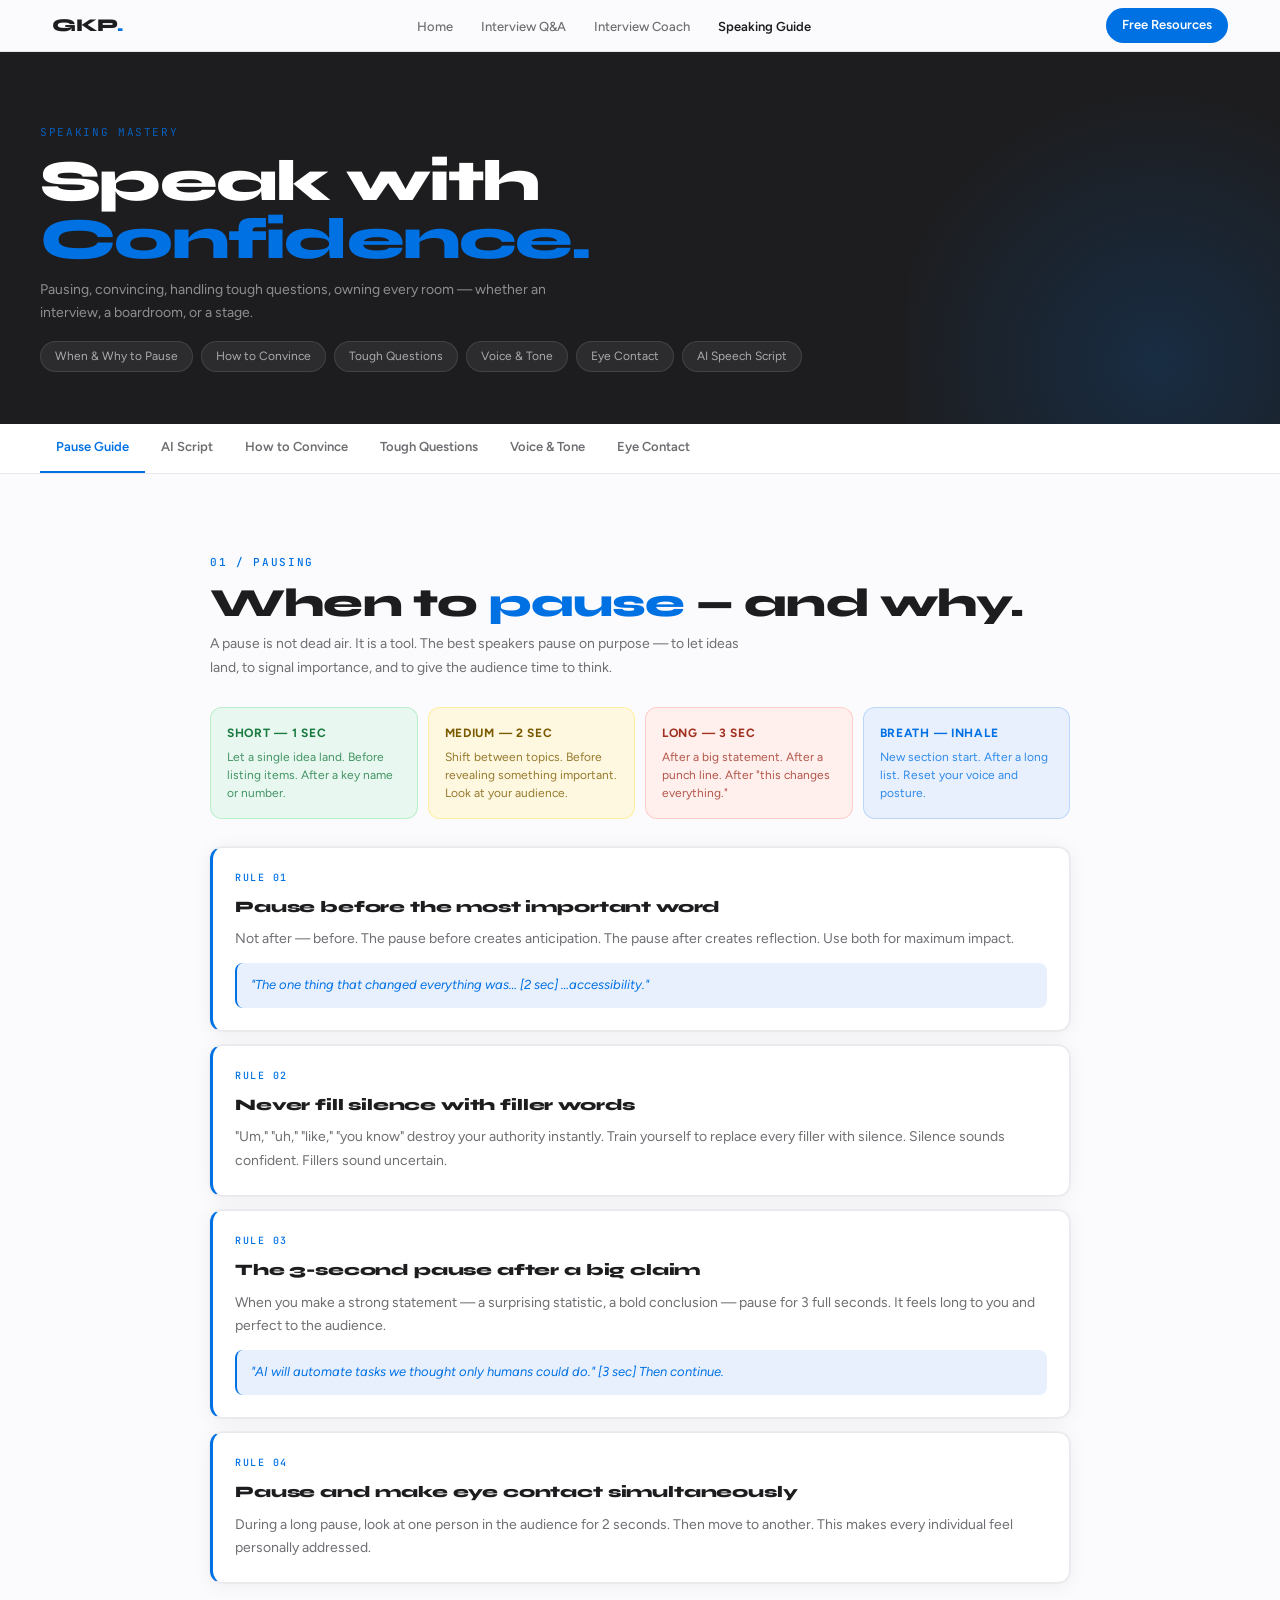
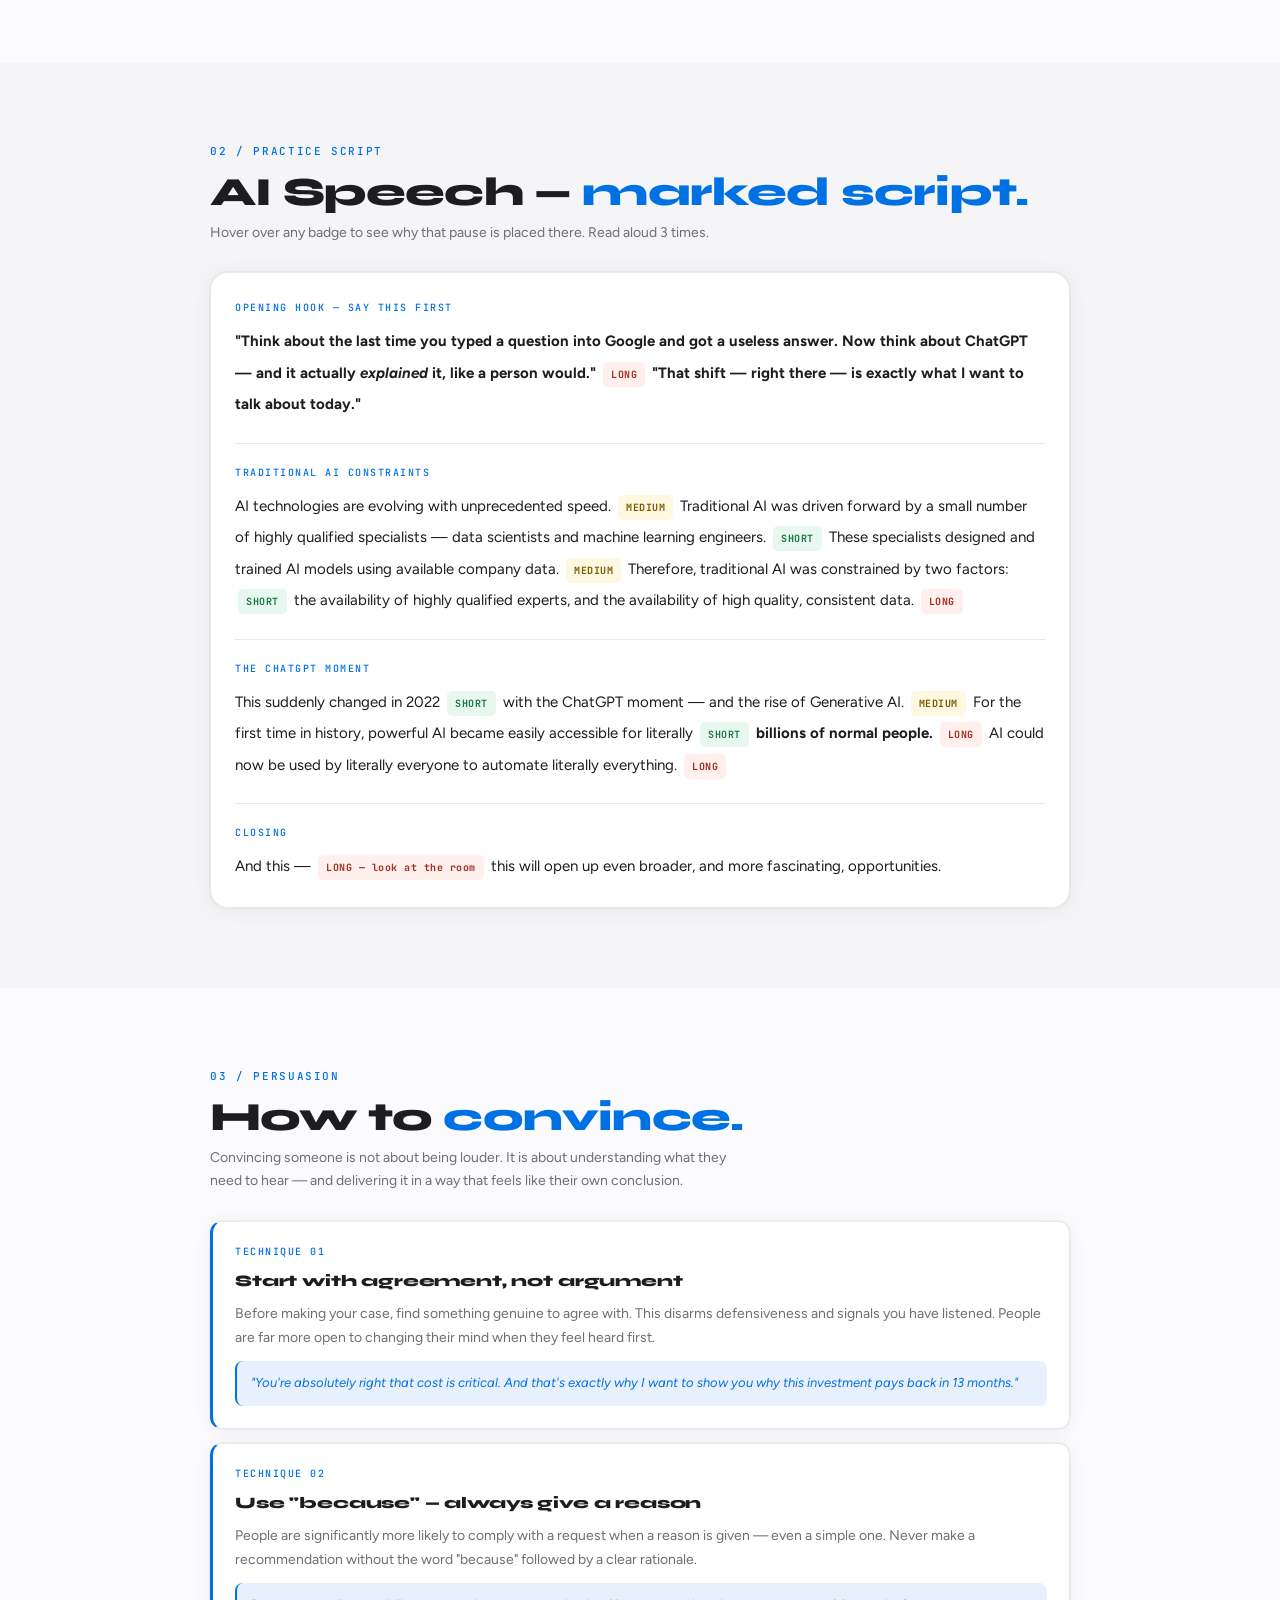
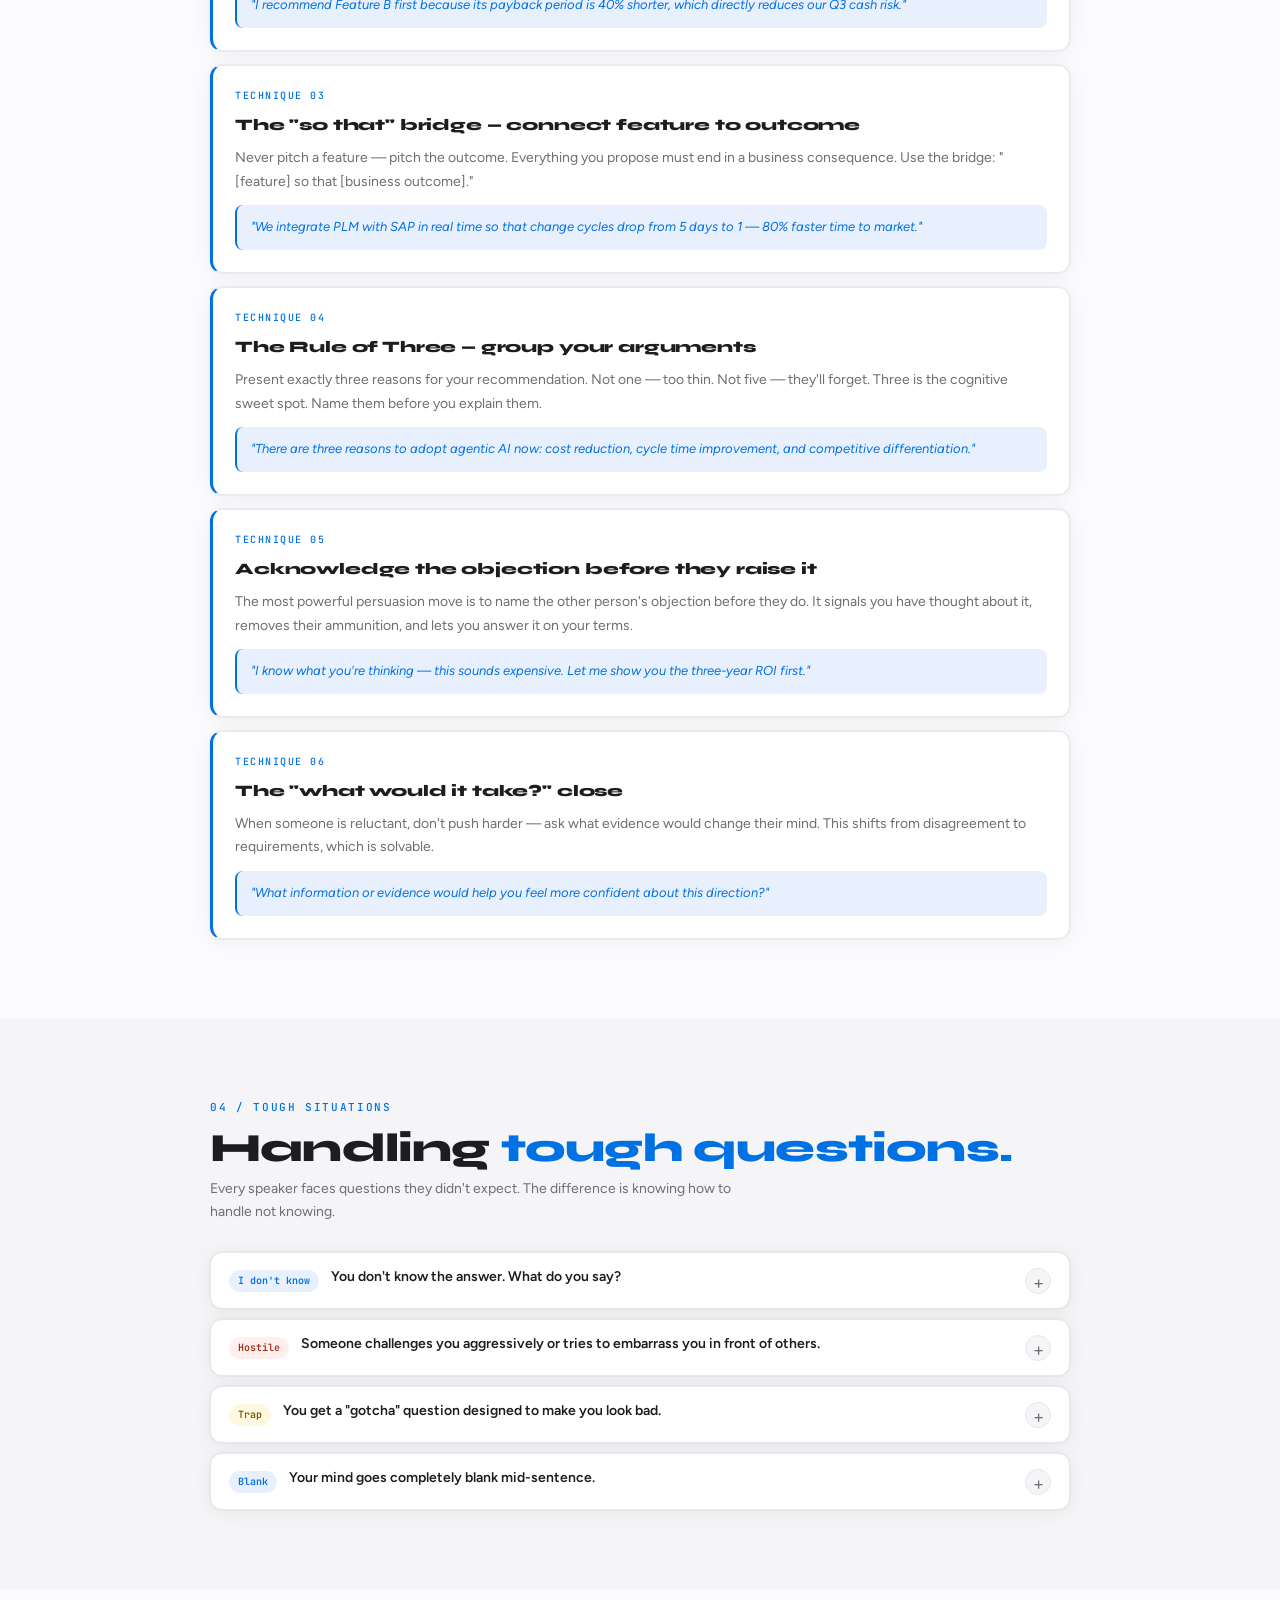
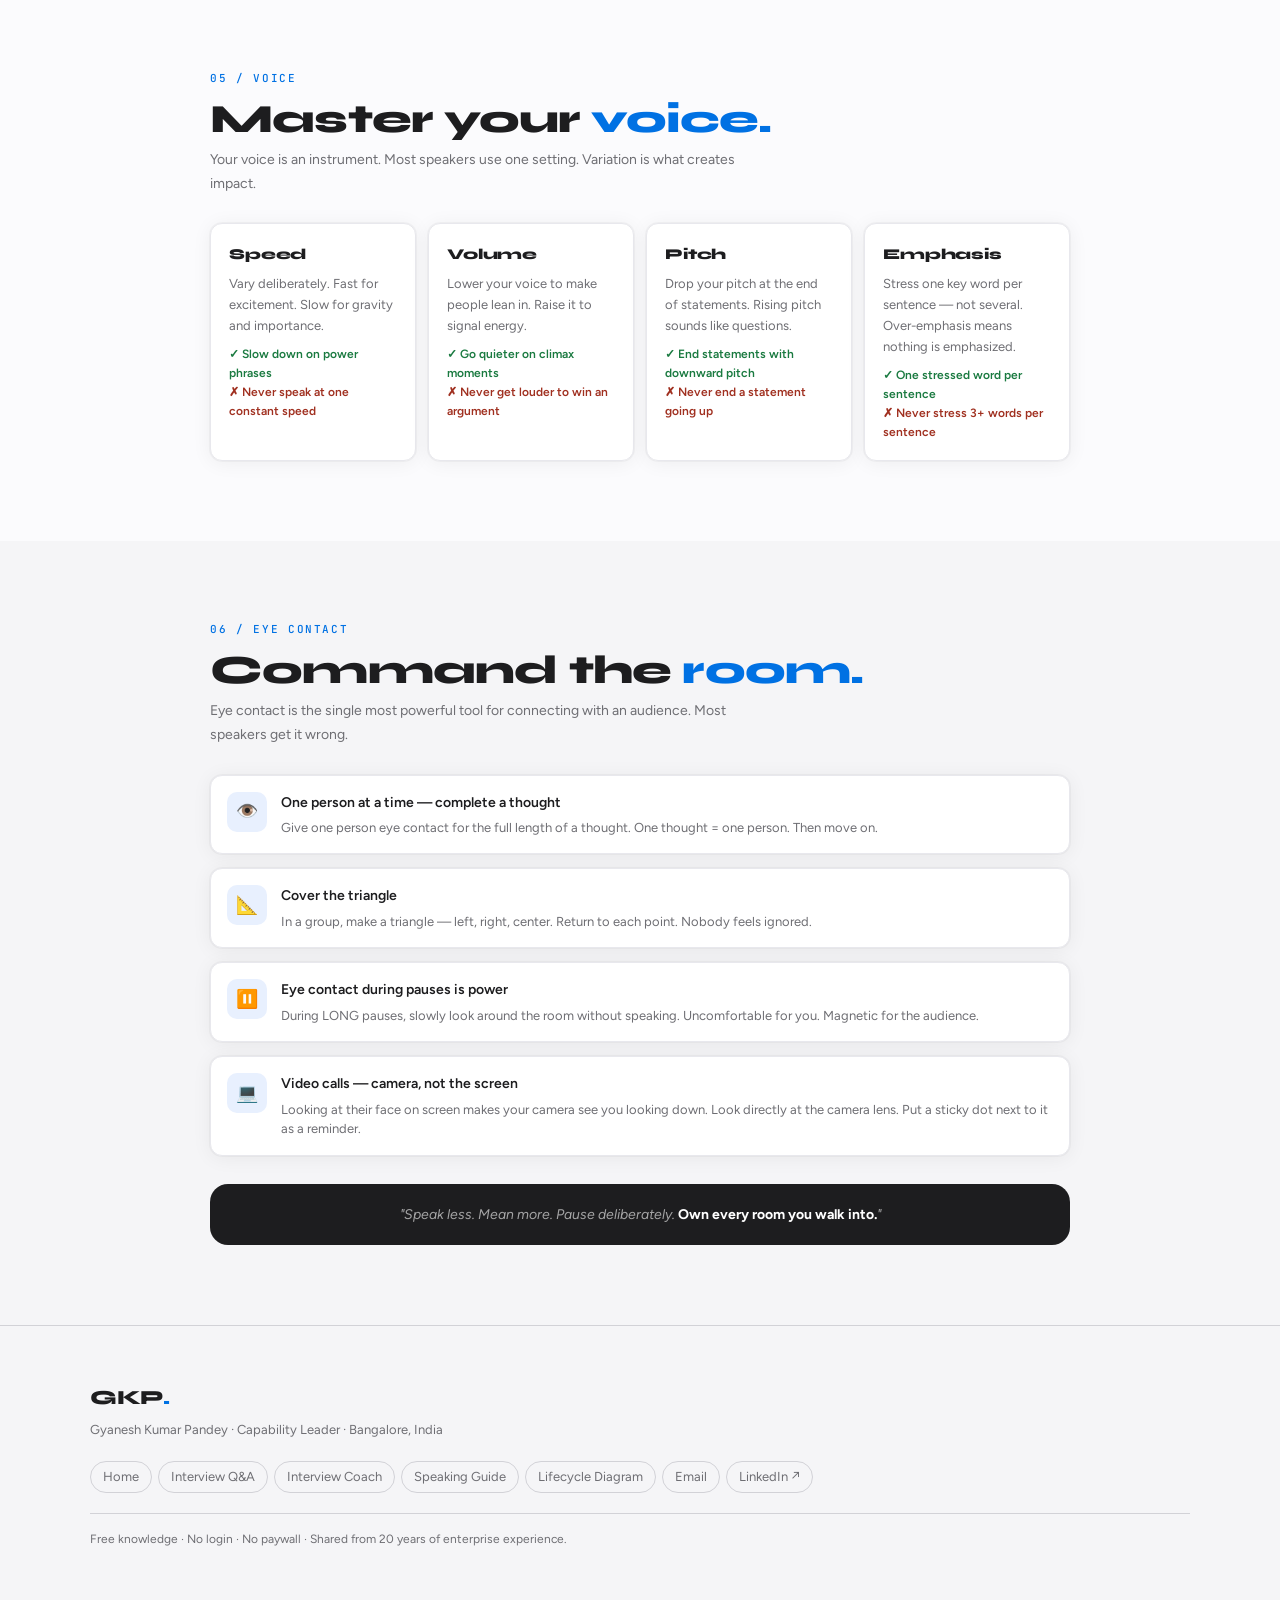
<file: speaking.html>
<!DOCTYPE html>
<html lang="en">
<head>
<meta charset="UTF-8"/>
<meta name="viewport" content="width=device-width, initial-scale=1.0"/>
<title>Speaking Mastery — Gyanesh Kumar Pandey</title>
<link rel="preconnect" href="https://fonts.googleapis.com"/>
<link href="https://fonts.googleapis.com/css2?family=Syne:wght@400;500;600;700;800&family=Figtree:wght@300;400;500;600&family=JetBrains+Mono:wght@400;500&display=swap" rel="stylesheet"/>
<style>

@import url('https://fonts.googleapis.com/css2?family=Syne:wght@400;500;600;700;800&family=Figtree:wght@300;400;500;600&family=JetBrains+Mono:wght@400;500&display=swap');

:root {
  --white: #ffffff;
  --bg: #fbfbfd;
  --light: #f5f5f7;
  --mid-light: #e8e8ed;
  --border: #d2d2d7;
  --mid: #6e6e73;
  --dark: #1d1d1f;
  --blue: #0071e3;
  --blue-h: #0077ed;
  --blue-light: #e8f0fe;
  --green: #30d158;
  --red: #ff453a;
  --amber: #ffd60a;
  --r: 18px;
  --r-sm: 12px;
  --nh: 52px;
  --shadow: 0 2px 20px rgba(0,0,0,.06), 0 0 0 1px rgba(0,0,0,.03);
  --shadow-lg: 0 8px 40px rgba(0,0,0,.12), 0 0 0 1px rgba(0,0,0,.04);
}

*, *::before, *::after { box-sizing: border-box; margin: 0; padding: 0; }
html { scroll-behavior: smooth; -webkit-text-size-adjust: 100%; }
body { background: var(--bg); color: var(--dark); font-family: 'Figtree', -apple-system, sans-serif; font-size: 17px; line-height: 1.6; overflow-x: hidden; }
a { color: inherit; text-decoration: none; }
img { max-width: 100%; display: block; }

/* ── NAV ── */
nav {
  position: sticky; top: 0; z-index: 200;
  height: var(--nh);
  display: flex; align-items: center; justify-content: space-between;
  padding: 0 22px;
  background: rgba(251,251,253,.85);
  backdrop-filter: saturate(180%) blur(20px);
  -webkit-backdrop-filter: saturate(180%) blur(20px);
  border-bottom: 1px solid rgba(0,0,0,.08);
}
.nav-logo {
  font-family: 'Syne', sans-serif;
  font-size: 18px; font-weight: 800;
  color: var(--dark); letter-spacing: -.02em;
}
.nav-logo span { color: var(--blue); }
.nav-desktop { display: none; gap: 0; list-style: none; align-items: center; }
.nav-desktop a {
  font-size: 13px; font-weight: 500;
  color: var(--mid);
  padding: 6px 14px;
  border-radius: 100px;
  transition: color .15s, background .15s;
  white-space: nowrap;
}
.nav-desktop a:hover { color: var(--dark); background: rgba(0,0,0,.04); }
.nav-desktop a.act { color: var(--dark); font-weight: 600; }
.nav-cta-btn {
  display: none;
  background: var(--blue);
  color: #fff;
  font-size: 13px; font-weight: 600;
  padding: 7px 16px;
  border-radius: 100px;
  transition: background .15s, transform .1s;
  white-space: nowrap;
}
.nav-cta-btn:hover { background: var(--blue-h); transform: scale(1.02); }
.hamburger {
  background: none; border: none; cursor: pointer;
  width: 36px; height: 36px;
  display: flex; flex-direction: column; align-items: center; justify-content: center; gap: 5px;
  border-radius: 50%;
  transition: background .15s;
}
.hamburger:hover { background: rgba(0,0,0,.06); }
.hamburger span { display: block; width: 18px; height: 1.5px; background: var(--dark); border-radius: 2px; transition: transform .25s, opacity .2s; }
.hamburger.open span:nth-child(1) { transform: translateY(6.5px) rotate(45deg); }
.hamburger.open span:nth-child(2) { opacity: 0; }
.hamburger.open span:nth-child(3) { transform: translateY(-6.5px) rotate(-45deg); }
.mmenu {
  position: fixed; top: var(--nh); left: 0; right: 0; bottom: 0; z-index: 190;
  background: rgba(251,251,253,.96);
  backdrop-filter: blur(20px);
  -webkit-backdrop-filter: blur(20px);
  padding: 24px 22px;
  display: flex; flex-direction: column; gap: 2px;
  transform: translateY(-8px); opacity: 0; pointer-events: none;
  transition: transform .25s, opacity .25s;
}
.mmenu.open { transform: none; opacity: 1; pointer-events: all; }
.mmenu a {
  font-size: 17px; font-weight: 500; color: var(--dark);
  padding: 14px 16px;
  border-radius: var(--r-sm);
  transition: background .15s;
  display: block;
}
.mmenu a:hover, .mmenu a.act { background: var(--light); }
.mmenu .m-cta {
  margin-top: 12px;
  background: var(--blue); color: #fff;
  text-align: center; font-weight: 600;
  border-radius: var(--r);
  padding: 16px;
}
.mmenu .m-cta:hover { background: var(--blue-h); }

/* ── REVEAL ── */
.reveal { opacity: 0; transform: translateY(20px); transition: opacity .7s ease, transform .7s ease; }
.reveal.vis { opacity: 1; transform: none; }
.reveal.d1 { transition-delay: .1s; }
.reveal.d2 { transition-delay: .2s; }
.reveal.d3 { transition-delay: .3s; }

/* ── FOOTER ── */
footer {
  background: var(--light);
  border-top: 1px solid var(--border);
  padding: 40px 22px;
}
.footer-inner { max-width: 1100px; margin: 0 auto; }
.footer-logo { font-family: 'Syne', sans-serif; font-size: 20px; font-weight: 800; color: var(--dark); letter-spacing: -.02em; margin-bottom: 6px; }
.footer-logo span { color: var(--blue); }
.footer-sub { font-size: 13px; color: var(--mid); margin-bottom: 20px; }
.footer-links { display: flex; flex-wrap: wrap; gap: 6px; margin-bottom: 20px; }
.footer-links a { font-size: 13px; color: var(--mid); padding: 5px 12px; border-radius: 100px; border: 1px solid var(--border); transition: color .15s, border-color .15s; }
.footer-links a:hover { color: var(--blue); border-color: var(--blue); }
.footer-copy { font-size: 12px; color: var(--mid); border-top: 1px solid var(--border); padding-top: 16px; }

/* ── TABLET / DESKTOP ── */
@media (min-width: 640px) {
  nav { padding: 0 40px; }
  .mmenu { padding: 24px 40px; }
  footer { padding: 48px 40px; }
}
@media (min-width: 900px) {
  nav { padding: 0 52px; }
  .hamburger { display: none; }
  .nav-desktop { display: flex; }
  .nav-cta-btn { display: block; }
  footer { padding: 56px 52px; }
}


.page-hero{background:var(--dark);padding:52px 22px 44px;position:relative;overflow:hidden;}
.page-hero::before{content:'';position:absolute;top:-20%;right:-10%;width:60vw;height:60vw;max-width:500px;background:radial-gradient(circle,rgba(0,113,227,.18) 0%,transparent 60%);pointer-events:none;}
.ph-ey{font-family:'JetBrains Mono',monospace;font-size:11px;color:rgba(0,113,227,.8);letter-spacing:.15em;text-transform:uppercase;margin-bottom:10px;}
.page-hero h1{font-family:'Syne',sans-serif;font-size:clamp(32px,8vw,58px);font-weight:800;line-height:1.0;letter-spacing:-.03em;color:#fff;margin-bottom:10px;}
.page-hero h1 span{color:var(--blue);}
.page-hero p{font-size:14px;color:rgba(255,255,255,.5);max-width:540px;line-height:1.7;}
.ph-chips{display:flex;flex-wrap:wrap;gap:8px;margin-top:16px;}
.ph-chip{background:rgba(255,255,255,.07);border:1px solid rgba(255,255,255,.1);border-radius:100px;padding:5px 14px;font-size:12px;color:rgba(255,255,255,.6);}

/* PAGE NAV */
.pg-nav{background:var(--white);border-bottom:1px solid var(--mid-light);overflow-x:auto;-webkit-overflow-scrolling:touch;scrollbar-width:none;position:sticky;top:var(--nh);z-index:100;}
.pg-nav::-webkit-scrollbar{display:none;}
.pg-row{display:flex;width:max-content;padding:0 22px;}
.pg-link{display:block;padding:13px 16px;font-size:13px;font-weight:600;color:var(--mid);white-space:nowrap;border-bottom:2px solid transparent;transition:color .15s,border-color .15s;}
.pg-link:hover,.pg-link.act{color:var(--blue);border-bottom-color:var(--blue);}

/* SECTION */
.sec{padding:60px 22px;}
.sec.alt{background:var(--light);}
.sec-max{max-width:860px;margin:0 auto;}
.sec-ey{font-family:'JetBrains Mono',monospace;font-size:11px;color:var(--blue);letter-spacing:.15em;text-transform:uppercase;margin-bottom:10px;font-weight:500;}
.sec-title{font-family:'Syne',sans-serif;font-size:clamp(26px,5vw,40px);font-weight:800;line-height:1.05;letter-spacing:-.02em;color:var(--dark);margin-bottom:8px;}
.sec-title span{color:var(--blue);}
.sec-sub{font-size:14px;color:var(--mid);margin-bottom:28px;max-width:540px;line-height:1.7;}

/* PAUSE LEGEND */
.pause-grid{display:grid;grid-template-columns:repeat(2,1fr);gap:10px;margin-bottom:28px;}
.pause-card{border-radius:var(--r-sm);padding:16px;border:1px solid transparent;}
.pc-short{background:#e8f8f0;border-color:rgba(48,209,88,.25);}
.pc-medium{background:#fff8e0;border-color:rgba(255,214,10,.3);}
.pc-long{background:#fff0ee;border-color:rgba(255,69,58,.2);}
.pc-breath{background:var(--blue-light);border-color:rgba(0,113,227,.2);}
.pause-label{font-size:12px;font-weight:700;letter-spacing:.06em;text-transform:uppercase;margin-bottom:4px;}
.pc-short .pause-label{color:#1a7a40;}
.pc-medium .pause-label{color:#7a5a00;}
.pc-long .pause-label{color:#a03020;}
.pc-breath .pause-label{color:var(--blue);}
.pause-desc{font-size:12px;line-height:1.5;opacity:.8;}
.pc-short .pause-desc{color:#1a7a40;}
.pc-medium .pause-desc{color:#7a5a00;}
.pc-long .pause-desc{color:#a03020;}
.pc-breath .pause-desc{color:var(--blue);}

/* PAUSE BADGES inline */
.pb{display:inline-flex;align-items:center;font-family:'JetBrains Mono',monospace;font-size:10px;font-weight:700;letter-spacing:.05em;padding:2px 8px;border-radius:5px;margin:0 3px;cursor:default;vertical-align:middle;position:relative;}
.pb:hover .ptip{display:block;}
.ptip{display:none;position:absolute;bottom:calc(100%+6px);left:50%;transform:translateX(-50%);background:var(--dark);color:#fff;border-radius:10px;padding:10px 14px;font-size:12px;font-family:'Figtree',sans-serif;font-weight:400;width:220px;text-align:left;z-index:50;line-height:1.5;letter-spacing:0;box-shadow:var(--shadow-lg);}
.pb-s{background:#e8f8f0;color:#1a7a40;}
.pb-m{background:#fff8e0;color:#7a5a00;}
.pb-l{background:#fff0ee;color:#a03020;}
.pb-b{background:var(--blue-light);color:var(--blue);}

/* SCRIPT */
.script-box{background:var(--white);border:1.5px solid var(--mid-light);border-radius:var(--r);padding:24px;font-size:15px;line-height:2.1;color:var(--dark);box-shadow:var(--shadow);}
.ssec{margin-top:22px;padding-top:18px;border-top:1px solid var(--mid-light);}
.ssec-lbl{font-family:'JetBrains Mono',monospace;font-size:10px;color:var(--blue);letter-spacing:.15em;text-transform:uppercase;margin-bottom:8px;font-weight:500;}

/* TECH CARDS */
.tech-list{display:flex;flex-direction:column;gap:14px;}
.tech-card{background:var(--white);border:1.5px solid var(--mid-light);border-radius:var(--r-sm);padding:22px;border-left:3px solid var(--blue);box-shadow:var(--shadow);}
.tech-num{font-family:'JetBrains Mono',monospace;font-size:10px;color:var(--blue);letter-spacing:.15em;margin-bottom:8px;font-weight:500;text-transform:uppercase;}
.tech-card h3{font-family:'Syne',sans-serif;font-size:16px;font-weight:800;color:var(--dark);margin-bottom:8px;letter-spacing:-.01em;}
.tech-card p{font-size:14px;color:var(--mid);line-height:1.7;}
.tech-example{margin-top:12px;padding:12px 14px;background:var(--blue-light);border-radius:8px;font-size:13px;color:var(--blue);font-style:italic;border-left:2px solid var(--blue);line-height:1.6;}

/* TOUGH Q CARDS */
.tq-list{display:flex;flex-direction:column;gap:10px;}
.tq-card{background:var(--white);border:1.5px solid var(--mid-light);border-radius:var(--r-sm);overflow:hidden;box-shadow:var(--shadow);transition:border-color .15s;}
.tq-card:hover{border-color:rgba(0,113,227,.25);}
.tq-hdr{display:flex;align-items:flex-start;padding:14px 18px;cursor:pointer;gap:12px;-webkit-tap-highlight-color:transparent;user-select:none;}
.tq-badge{font-size:10px;font-family:'JetBrains Mono',monospace;padding:3px 9px;border-radius:100px;flex-shrink:0;margin-top:3px;font-weight:600;}
.tb-blank{background:var(--blue-light);color:var(--blue);}
.tb-hostile{background:#fff0ee;color:#a03020;}
.tb-trap{background:#fff8e0;color:#7a5a00;}
.tq-q{font-size:14px;font-weight:600;color:var(--dark);flex:1;line-height:1.4;}
.tq-tog{width:26px;height:26px;background:var(--light);border:1px solid var(--mid-light);border-radius:50%;display:grid;place-items:center;font-size:18px;color:var(--mid);transition:transform .2s,background .15s,color .15s;flex-shrink:0;margin-top:1px;}
.tq-card.open .tq-tog{transform:rotate(45deg);background:var(--blue);border-color:var(--blue);color:#fff;}
.tq-body{display:none;padding:0 18px 16px;border-top:1px solid var(--mid-light);}
.tq-card.open .tq-body{display:block;}
.tq-a{font-size:14px;color:var(--mid);line-height:1.85;padding-top:12px;}
.tq-a strong{color:var(--dark);font-weight:600;}
.tq-step{display:flex;gap:10px;margin-bottom:10px;align-items:flex-start;}
.step-n{width:24px;height:24px;background:var(--blue-light);border-radius:50%;display:grid;place-items:center;font-size:11px;font-weight:700;color:var(--blue);flex-shrink:0;margin-top:2px;}

/* VOICE GRID */
.voice-grid{display:grid;grid-template-columns:1fr;gap:12px;}
.voice-card{background:var(--white);border:1.5px solid var(--mid-light);border-radius:var(--r-sm);padding:18px;box-shadow:var(--shadow);}
.voice-card h4{font-family:'Syne',sans-serif;font-size:15px;font-weight:800;color:var(--dark);margin-bottom:8px;letter-spacing:-.01em;}
.voice-card p{font-size:13px;color:var(--mid);line-height:1.6;}
.do{color:#1a7a40;font-size:12px;font-weight:600;margin-top:8px;}
.dont{color:#a03020;font-size:12px;font-weight:600;}

/* EYE GUIDE */
.eye-list{display:flex;flex-direction:column;gap:14px;}
.eye-item{display:flex;gap:14px;background:var(--white);border:1.5px solid var(--mid-light);border-radius:var(--r-sm);padding:16px;box-shadow:var(--shadow);}
.eye-icon{width:40px;height:40px;background:var(--blue-light);border-radius:10px;display:grid;place-items:center;font-size:18px;flex-shrink:0;}
.eye-item h4{font-size:14px;font-weight:600;color:var(--dark);margin-bottom:4px;}
.eye-item p{font-size:13px;color:var(--mid);line-height:1.5;}

.power-close{background:var(--dark);border-radius:var(--r);padding:18px 22px;margin-top:24px;font-size:14px;color:rgba(255,255,255,.6);line-height:1.8;font-style:italic;text-align:center;}
.power-close strong{color:#fff;font-style:normal;}

@media(min-width:640px){
  .pause-grid{grid-template-columns:repeat(4,1fr);}
  .voice-grid{grid-template-columns:repeat(2,1fr);}
  .page-hero{padding:72px 40px 52px;}
  .sec{padding:80px 40px;}
  .pg-row{padding:0 40px;}
}
@media(min-width:900px){
  .voice-grid{grid-template-columns:repeat(4,1fr);}
  nav{padding:0 52px;}
  .hamburger{display:none;}
  .nav-desktop{display:flex;}
}
</style>
</head>
<body>
<nav id="nav">
  <a class="nav-logo" href="index.html">GKP<span>.</span></a>
  <ul class="nav-desktop">
    <li><a href="index.html">Home</a></li>
    <li><a href="questions.html">Interview Q&A</a></li>
    <li><a href="coach.html">Interview Coach</a></li>
    <li><a href="speaking.html" class="act">Speaking Guide</a></li>
    
  </ul>
  <a class="nav-cta-btn" href="questions.html">Free Resources</a>
  <button class="hamburger" id="hbg" aria-label="Menu">
    <span></span><span></span><span></span>
  </button>
</nav>
<div class="mmenu" id="mmenu">
  <a href="index.html">Home</a>
  <a href="questions.html">Interview Q&A</a>
  <a href="coach.html">Interview Coach</a>
  <a href="speaking.html" class="act">Speaking Guide</a>
  
  <a href="questions.html" class="m-cta">Free Resources →</a>
</div>

<div class="page-hero">
  <div class="ph-ey">Speaking Mastery</div>
  <h1>Speak with<br/><span>Confidence.</span></h1>
  <p>Pausing, convincing, handling tough questions, owning every room — whether an interview, a boardroom, or a stage.</p>
  <div class="ph-chips">
    <span class="ph-chip">When &amp; Why to Pause</span>
    <span class="ph-chip">How to Convince</span>
    <span class="ph-chip">Tough Questions</span>
    <span class="ph-chip">Voice &amp; Tone</span>
    <span class="ph-chip">Eye Contact</span>
    <span class="ph-chip">AI Speech Script</span>
  </div>
</div>

<div class="pg-nav" id="pgNav">
  <div class="pg-row">
    <a href="#pause" class="pg-link act">Pause Guide</a>
    <a href="#speech" class="pg-link">AI Script</a>
    <a href="#convince" class="pg-link">How to Convince</a>
    <a href="#tough" class="pg-link">Tough Questions</a>
    <a href="#voice" class="pg-link">Voice &amp; Tone</a>
    <a href="#eye" class="pg-link">Eye Contact</a>
  </div>
</div>

<!-- PAUSE -->
<div class="sec" id="pause">
  <div class="sec-max">
    <div class="sec-ey reveal">01 / Pausing</div>
    <h2 class="sec-title reveal">When to <span>pause</span> — and why.</h2>
    <p class="sec-sub reveal">A pause is not dead air. It is a tool. The best speakers pause on purpose — to let ideas land, to signal importance, and to give the audience time to think.</p>
    <div class="pause-grid reveal">
      <div class="pause-card pc-short"><div class="pause-label">Short — 1 sec</div><div class="pause-desc">Let a single idea land. Before listing items. After a key name or number.</div></div>
      <div class="pause-card pc-medium"><div class="pause-label">Medium — 2 sec</div><div class="pause-desc">Shift between topics. Before revealing something important. Look at your audience.</div></div>
      <div class="pause-card pc-long"><div class="pause-label">Long — 3 sec</div><div class="pause-desc">After a big statement. After a punch line. After "this changes everything."</div></div>
      <div class="pause-card pc-breath"><div class="pause-label">Breath — inhale</div><div class="pause-desc">New section start. After a long list. Reset your voice and posture.</div></div>
    </div>
    <div class="tech-list reveal">
      <div class="tech-card"><div class="tech-num">Rule 01</div><h3>Pause before the most important word</h3><p>Not after — before. The pause before creates anticipation. The pause after creates reflection. Use both for maximum impact.</p><div class="tech-example">"The one thing that changed everything was… [2 sec] …accessibility."</div></div>
      <div class="tech-card"><div class="tech-num">Rule 02</div><h3>Never fill silence with filler words</h3><p>"Um," "uh," "like," "you know" destroy your authority instantly. Train yourself to replace every filler with silence. Silence sounds confident. Fillers sound uncertain.</p></div>
      <div class="tech-card"><div class="tech-num">Rule 03</div><h3>The 3-second pause after a big claim</h3><p>When you make a strong statement — a surprising statistic, a bold conclusion — pause for 3 full seconds. It feels long to you and perfect to the audience.</p><div class="tech-example">"AI will automate tasks we thought only humans could do." [3 sec] Then continue.</div></div>
      <div class="tech-card"><div class="tech-num">Rule 04</div><h3>Pause and make eye contact simultaneously</h3><p>During a long pause, look at one person in the audience for 2 seconds. Then move to another. This makes every individual feel personally addressed.</p></div>
    </div>
  </div>
</div>

<!-- AI SCRIPT -->
<div class="sec alt" id="speech">
  <div class="sec-max">
    <div class="sec-ey reveal">02 / Practice Script</div>
    <h2 class="sec-title reveal">AI Speech — <span>marked script.</span></h2>
    <p class="sec-sub reveal">Hover over any badge to see why that pause is placed there. Read aloud 3 times.</p>
    <div class="script-box reveal">
      <div class="ssec-lbl">Opening Hook — say this first</div>
      <p><strong>"Think about the last time you typed a question into Google and got a useless answer. Now think about ChatGPT — and it actually <em>explained</em> it, like a person would."</strong> <span class="pb pb-l">LONG<span class="ptip">3 seconds. Let them recall that personal experience. This is your emotional hook.</span></span> <strong>"That shift — right there — is exactly what I want to talk about today."</strong></p>
      <div class="ssec"><div class="ssec-lbl">Traditional AI Constraints</div>
      <p>AI technologies are evolving with unprecedented speed. <span class="pb pb-m">MEDIUM<span class="ptip">Topic transition. Let the opening breathe.</span></span> Traditional AI was driven forward by a small number of highly qualified specialists — data scientists and machine learning engineers. <span class="pb pb-s">SHORT<span class="ptip">Before explaining what they did.</span></span> These specialists designed and trained AI models using available company data. <span class="pb pb-m">MEDIUM<span class="ptip">About to introduce a key constraint. Signals importance.</span></span> Therefore, traditional AI was constrained by two factors: <span class="pb pb-s">SHORT<span class="ptip">Creates anticipation before the list.</span></span> the availability of highly qualified experts, and the availability of high quality, consistent data. <span class="pb pb-l">LONG<span class="ptip">LONG pause. These constraints are why GenAI was revolutionary. Let the audience absorb it.</span></span></p></div>
      <div class="ssec"><div class="ssec-lbl">The ChatGPT Moment</div>
      <p>This suddenly changed in 2022 <span class="pb pb-s">SHORT<span class="ptip">Like a storyteller about to reveal the twist.</span></span> with the ChatGPT moment — and the rise of Generative AI. <span class="pb pb-m">MEDIUM<span class="ptip">Let "ChatGPT moment" sink in.</span></span> For the first time in history, powerful AI became easily accessible for literally <span class="pb pb-s">SHORT<span class="ptip">Slow down before "billions".</span></span> <strong>billions of normal people.</strong> <span class="pb pb-l">LONG<span class="ptip">LONG pause. "Billions." Let the scale hit.</span></span> AI could now be used by literally everyone to automate literally everything. <span class="pb pb-l">LONG<span class="ptip">LONG pause. "Everyone. Everything." Punchy words. Say slowly then stop completely.</span></span></p></div>
      <div class="ssec"><div class="ssec-lbl">Closing</div>
      <p>And this — <span class="pb pb-l">LONG — look at the room<span class="ptip">LONG pause after "And this —". Look slowly around the room. The repeated "this" is intentional and dramatic.</span></span> this will open up even broader, and more fascinating, opportunities.</p></div>
    </div>
  </div>
</div>

<!-- CONVINCE -->
<div class="sec" id="convince">
  <div class="sec-max">
    <div class="sec-ey reveal">03 / Persuasion</div>
    <h2 class="sec-title reveal">How to <span>convince.</span></h2>
    <p class="sec-sub reveal">Convincing someone is not about being louder. It is about understanding what they need to hear — and delivering it in a way that feels like their own conclusion.</p>
    <div class="tech-list reveal">
      <div class="tech-card"><div class="tech-num">Technique 01</div><h3>Start with agreement, not argument</h3><p>Before making your case, find something genuine to agree with. This disarms defensiveness and signals you have listened. People are far more open to changing their mind when they feel heard first.</p><div class="tech-example">"You're absolutely right that cost is critical. And that's exactly why I want to show you why this investment pays back in 13 months."</div></div>
      <div class="tech-card"><div class="tech-num">Technique 02</div><h3>Use "because" — always give a reason</h3><p>People are significantly more likely to comply with a request when a reason is given — even a simple one. Never make a recommendation without the word "because" followed by a clear rationale.</p><div class="tech-example">"I recommend Feature B first because its payback period is 40% shorter, which directly reduces our Q3 cash risk."</div></div>
      <div class="tech-card"><div class="tech-num">Technique 03</div><h3>The "so that" bridge — connect feature to outcome</h3><p>Never pitch a feature — pitch the outcome. Everything you propose must end in a business consequence. Use the bridge: "[feature] so that [business outcome]."</p><div class="tech-example">"We integrate PLM with SAP in real time so that change cycles drop from 5 days to 1 — 80% faster time to market."</div></div>
      <div class="tech-card"><div class="tech-num">Technique 04</div><h3>The Rule of Three — group your arguments</h3><p>Present exactly three reasons for your recommendation. Not one — too thin. Not five — they'll forget. Three is the cognitive sweet spot. Name them before you explain them.</p><div class="tech-example">"There are three reasons to adopt agentic AI now: cost reduction, cycle time improvement, and competitive differentiation."</div></div>
      <div class="tech-card"><div class="tech-num">Technique 05</div><h3>Acknowledge the objection before they raise it</h3><p>The most powerful persuasion move is to name the other person's objection before they do. It signals you have thought about it, removes their ammunition, and lets you answer it on your terms.</p><div class="tech-example">"I know what you're thinking — this sounds expensive. Let me show you the three-year ROI first."</div></div>
      <div class="tech-card"><div class="tech-num">Technique 06</div><h3>The "what would it take?" close</h3><p>When someone is reluctant, don't push harder — ask what evidence would change their mind. This shifts from disagreement to requirements, which is solvable.</p><div class="tech-example">"What information or evidence would help you feel more confident about this direction?"</div></div>
    </div>
  </div>
</div>

<!-- TOUGH QUESTIONS -->
<div class="sec alt" id="tough">
  <div class="sec-max">
    <div class="sec-ey reveal">04 / Tough Situations</div>
    <h2 class="sec-title reveal">Handling <span>tough questions.</span></h2>
    <p class="sec-sub reveal">Every speaker faces questions they didn't expect. The difference is knowing how to handle not knowing.</p>
    <div class="tq-list reveal">
      <div class="tq-card" id="tq1">
        <div class="tq-hdr" onclick="this.closest('.tq-card').classList.toggle('open')">
          <span class="tq-badge tb-blank">I don't know</span>
          <div class="tq-q">You don't know the answer. What do you say?</div>
          <div class="tq-tog">+</div>
        </div>
        <div class="tq-body"><div class="tq-a">
          <strong>Never bluff.</strong> Being caught bluffing is far more damaging than admitting you don't know.<br><br>
          <div class="tq-step"><div class="step-n">1</div><div>Acknowledge directly: <em>"That's a great question — I want to give you an accurate answer rather than a guessed one."</em></div></div>
          <div class="tq-step"><div class="step-n">2</div><div>Show your reasoning: <em>"What I do know is [related context], which suggests the answer is likely in the direction of [reasoned guess]."</em></div></div>
          <div class="tq-step"><div class="step-n">3</div><div>Commit to follow up: <em>"I'll confirm the exact figure and get back to you by end of today."</em> Then actually do it.</div></div>
          Admitting you don't know builds more credibility than a confident wrong answer.
        </div></div>
      </div>
      <div class="tq-card" id="tq2">
        <div class="tq-hdr" onclick="this.closest('.tq-card').classList.toggle('open')">
          <span class="tq-badge tb-hostile">Hostile</span>
          <div class="tq-q">Someone challenges you aggressively or tries to embarrass you in front of others.</div>
          <div class="tq-tog">+</div>
        </div>
        <div class="tq-body"><div class="tq-a">
          The audience is watching how you react more than what you say. Stay calm — your composure is your strongest response.<br><br>
          <div class="tq-step"><div class="step-n">1</div><div><strong>Pause 2 seconds before responding.</strong> Maintaining eye contact while pausing signals confidence, not fear.</div></div>
          <div class="tq-step"><div class="step-n">2</div><div><strong>Separate tone from content.</strong> Respond to the question, not the aggression: <em>"That's an important challenge — let me address the substance of it."</em></div></div>
          <div class="tq-step"><div class="step-n">3</div><div><strong>If they get louder, get quieter.</strong> Lowering your voice forces them and the audience to lean in, shifting power to you.</div></div>
        </div></div>
      </div>
      <div class="tq-card" id="tq3">
        <div class="tq-hdr" onclick="this.closest('.tq-card').classList.toggle('open')">
          <span class="tq-badge tb-trap">Trap</span>
          <div class="tq-q">You get a "gotcha" question designed to make you look bad.</div>
          <div class="tq-tog">+</div>
        </div>
        <div class="tq-body"><div class="tq-a">
          "Gotcha" questions often contain a false premise or force a binary answer on a complex issue. Don't accept the framing.<br><br>
          <div class="tq-step"><div class="step-n">1</div><div><strong>Name the false premise:</strong> <em>"I'd push back slightly on the framing — it assumes X, but in practice Y is also true."</em></div></div>
          <div class="tq-step"><div class="step-n">2</div><div><strong>Reframe before answering:</strong> <em>"The more useful question is [reframe], and the answer to that is…"</em></div></div>
          <div class="tq-step"><div class="step-n">3</div><div><strong>Stay constructive</strong> — don't make the questioner an enemy. Reframe as "understandable confusion."</div></div>
        </div></div>
      </div>
      <div class="tq-card" id="tq4">
        <div class="tq-hdr" onclick="this.closest('.tq-card').classList.toggle('open')">
          <span class="tq-badge tb-blank">Blank</span>
          <div class="tq-q">Your mind goes completely blank mid-sentence.</div>
          <div class="tq-tog">+</div>
        </div>
        <div class="tq-body"><div class="tq-a">
          This happens to everyone, including the most experienced speakers. How you handle it determines whether the audience notices.<br><br>
          <div class="tq-step"><div class="step-n">1</div><div><strong>Pause and breathe.</strong> The audience interprets a pause as thoughtfulness, not failure.</div></div>
          <div class="tq-step"><div class="step-n">2</div><div><strong>Use a bridging phrase:</strong> <em>"Let me come back to the key point here…"</em> or <em>"What's most important from this section is…"</em></div></div>
          <div class="tq-step"><div class="step-n">3</div><div><strong>Return to structure.</strong> Every presentation has a structure — return to the big picture: "So we've covered X, and next I want to talk about Y."</div></div>
          Prevention: Never memorize word-for-word. Memorize your three main points — if you lose the words, you still have the points.
        </div></div>
      </div>
    </div>
  </div>
</div>

<!-- VOICE -->
<div class="sec" id="voice">
  <div class="sec-max">
    <div class="sec-ey reveal">05 / Voice</div>
    <h2 class="sec-title reveal">Master your <span>voice.</span></h2>
    <p class="sec-sub reveal">Your voice is an instrument. Most speakers use one setting. Variation is what creates impact.</p>
    <div class="voice-grid reveal">
      <div class="voice-card"><h4>Speed</h4><p>Vary deliberately. Fast for excitement. Slow for gravity and importance.</p><div class="do">✓ Slow down on power phrases</div><div class="dont">✗ Never speak at one constant speed</div></div>
      <div class="voice-card"><h4>Volume</h4><p>Lower your voice to make people lean in. Raise it to signal energy.</p><div class="do">✓ Go quieter on climax moments</div><div class="dont">✗ Never get louder to win an argument</div></div>
      <div class="voice-card"><h4>Pitch</h4><p>Drop your pitch at the end of statements. Rising pitch sounds like questions.</p><div class="do">✓ End statements with downward pitch</div><div class="dont">✗ Never end a statement going up</div></div>
      <div class="voice-card"><h4>Emphasis</h4><p>Stress one key word per sentence — not several. Over-emphasis means nothing is emphasized.</p><div class="do">✓ One stressed word per sentence</div><div class="dont">✗ Never stress 3+ words per sentence</div></div>
    </div>
  </div>
</div>

<!-- EYE CONTACT -->
<div class="sec alt" id="eye">
  <div class="sec-max">
    <div class="sec-ey reveal">06 / Eye Contact</div>
    <h2 class="sec-title reveal">Command the <span>room.</span></h2>
    <p class="sec-sub reveal">Eye contact is the single most powerful tool for connecting with an audience. Most speakers get it wrong.</p>
    <div class="eye-list reveal">
      <div class="eye-item"><div class="eye-icon">👁️</div><div><h4>One person at a time — complete a thought</h4><p>Give one person eye contact for the full length of a thought. One thought = one person. Then move on.</p></div></div>
      <div class="eye-item"><div class="eye-icon">📐</div><div><h4>Cover the triangle</h4><p>In a group, make a triangle — left, right, center. Return to each point. Nobody feels ignored.</p></div></div>
      <div class="eye-item"><div class="eye-icon">⏸️</div><div><h4>Eye contact during pauses is power</h4><p>During LONG pauses, slowly look around the room without speaking. Uncomfortable for you. Magnetic for the audience.</p></div></div>
      <div class="eye-item"><div class="eye-icon">💻</div><div><h4>Video calls — camera, not the screen</h4><p>Looking at their face on screen makes your camera see you looking down. Look directly at the camera lens. Put a sticky dot next to it as a reminder.</p></div></div>
    </div>
    <div class="power-close" style="margin-top:28px;">"Speak less. Mean more. Pause deliberately. <strong>Own every room you walk into.</strong>"</div>
  </div>
</div>

<footer>
  <div class="footer-inner">
    <div class="footer-logo">GKP<span>.</span></div>
    <div class="footer-sub">Gyanesh Kumar Pandey · Capability Leader · Bangalore, India</div>
    <div class="footer-links">
      <a href="index.html">Home</a>
      <a href="questions.html">Interview Q&amp;A</a>
      <a href="coach.html">Interview Coach</a>
      <a href="speaking.html">Speaking Guide</a>
      <a href="swimlane.html">Lifecycle Diagram</a>
      <a href="mailto:mahegyaneshpandey@gmail.com">Email</a>
      <a href="https://www.linkedin.com/in/gyaneshkpandey" target="_blank">LinkedIn ↗</a>
    </div>
    <div class="footer-copy">Free knowledge · No login · No paywall · Shared from 20 years of enterprise experience.</div>
  </div>
</footer>

<script>
const pgLinks=document.querySelectorAll('.pg-link');
const secs=document.querySelectorAll('.sec[id]');
const pgObs=new IntersectionObserver(es=>{es.forEach(e=>{if(e.isIntersecting){const id=e.target.id;pgLinks.forEach(l=>{l.classList.remove('act');if(l.getAttribute('href')==='#'+id)l.classList.add('act');});}});},{threshold:.3});
secs.forEach(s=>pgObs.observe(s));
</script>
<script>
const hbg=document.getElementById('hbg'),mm=document.getElementById('mmenu');
hbg.addEventListener('click',()=>{hbg.classList.toggle('open');mm.classList.toggle('open');document.body.style.overflow=mm.classList.contains('open')?'hidden':'';});
mm.querySelectorAll('a').forEach(a=>a.addEventListener('click',()=>{hbg.classList.remove('open');mm.classList.remove('open');document.body.style.overflow='';}));
const obs=new IntersectionObserver(es=>es.forEach(e=>{if(e.isIntersecting)e.target.classList.add('vis');}),{threshold:.08});
document.querySelectorAll('.reveal').forEach(el=>obs.observe(el));
</script>
</body>
</html>
</file>
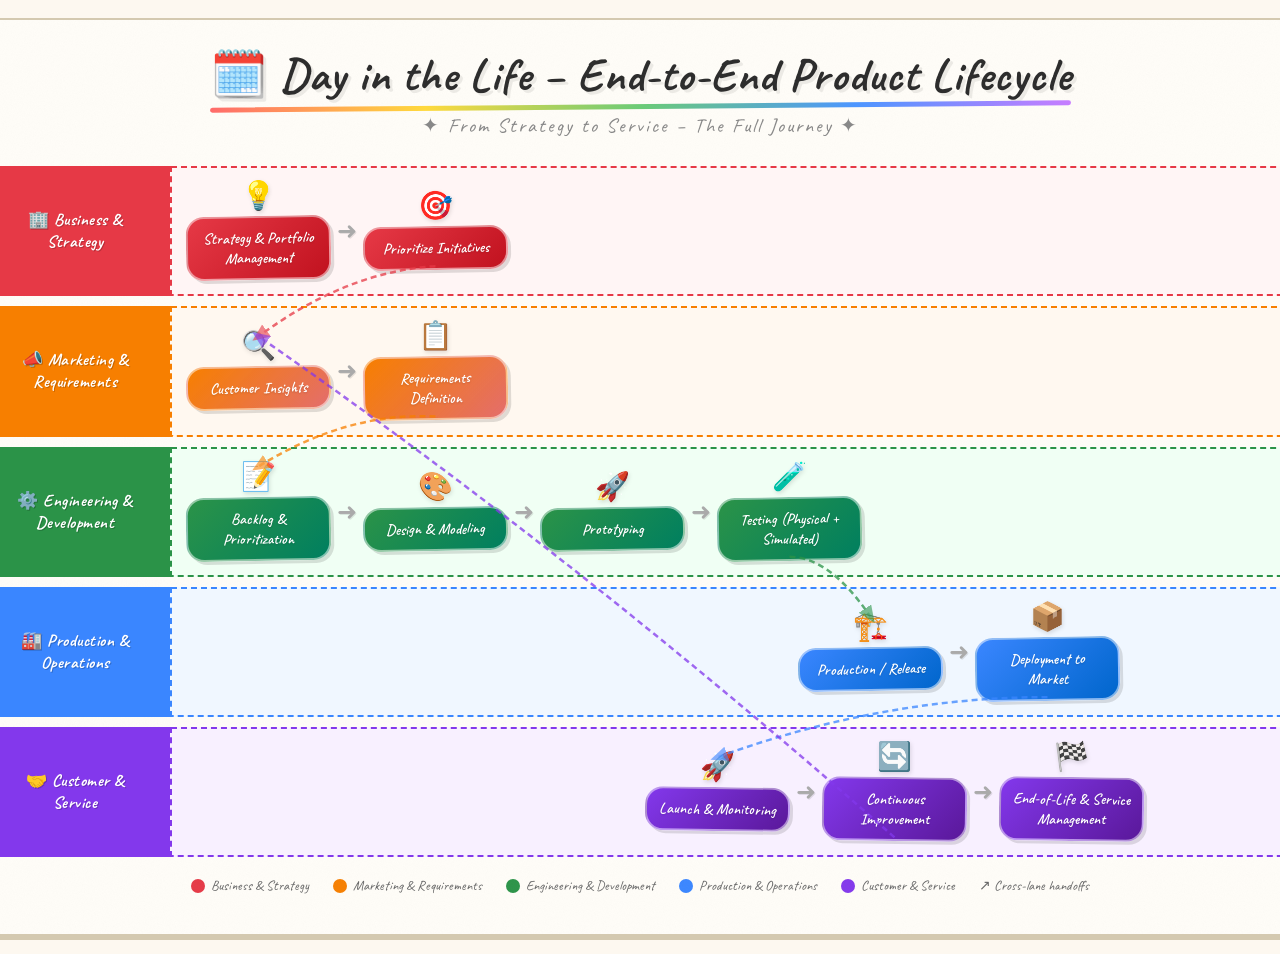
<file: swimlane.html>
<!DOCTYPE html>
<html lang="en">
<head>
<meta charset="UTF-8">
<meta name="viewport" content="width=device-width, initial-scale=1.0">
<title>Day in the Life – End-to-End Product Lifecycle</title>
<link href="https://fonts.googleapis.com/css2?family=Caveat:wght@400;600;700&family=Nunito:wght@400;600;700&display=swap" rel="stylesheet">
<style>
  * { margin: 0; padding: 0; box-sizing: border-box; }
  body {
    background: #fdf8f0;
    font-family: 'Caveat', cursive;
    display: flex;
    justify-content: center;
    align-items: flex-start;
    min-height: 100vh;
    padding: 20px;
    overflow-x: auto;
  }
  .page {
    width: 1400px;
    min-width: 1400px;
    background: #fffdf8;
    border-radius: 24px;
    box-shadow: 6px 6px 0 #d4c9b0, 0 0 0 2px #d4c9b0;
    padding: 32px 40px 40px;
    position: relative;
  }
  /* Paper texture */
  .page::before {
    content:'';
    position:absolute;inset:0;border-radius:24px;
    background-image: url("data:image/svg+xml,%3Csvg width='100' height='100' xmlns='http://www.w3.org/2000/svg'%3E%3Cfilter id='n'%3E%3CfeTurbulence type='fractalNoise' baseFrequency='0.9' numOctaves='4' stitchTiles='stitch'/%3E%3CfeColorMatrix type='saturate' values='0'/%3E%3C/filter%3E%3Crect width='100%25' height='100%25' filter='url(%23n)' opacity='0.04'/%3E%3C/svg%3E");
    pointer-events:none;z-index:0;
  }

  .title-area {
    text-align: center;
    margin-bottom: 28px;
    position: relative;
    z-index: 1;
  }
  .title-main {
    font-family: 'Caveat', cursive;
    font-size: 46px;
    font-weight: 700;
    color: #2d2d2d;
    letter-spacing: 1px;
    line-height: 1;
    text-shadow: 3px 3px 0 rgba(0,0,0,0.07);
    position: relative;
    display: inline-block;
  }
  .title-main::after {
    content:'';
    display:block;
    height:5px;
    border-radius:4px;
    background: linear-gradient(90deg,#ff6b6b,#ffd93d,#6bcb77,#4d96ff,#c77dff);
    margin-top:6px;
    transform: rotate(-0.5deg);
  }
  .title-sub {
    font-family: 'Caveat', cursive;
    font-size: 20px;
    color: #888;
    margin-top: 4px;
    letter-spacing: 2px;
  }

  .lanes-container {
    display: flex;
    flex-direction: column;
    gap: 10px;
    position: relative;
    z-index: 1;
  }

  /* LANE */
  .lane {
    display: flex;
    align-items: stretch;
    gap: 0;
    position: relative;
    border-radius: 18px;
    overflow: visible;
  }

  .lane-label-wrap {
    width: 190px;
    min-width: 190px;
    display: flex;
    align-items: center;
    justify-content: center;
    border-radius: 16px 0 0 16px;
    padding: 14px 12px;
    position: relative;
  }
  .lane-label {
    font-family: 'Caveat', cursive;
    font-size: 17px;
    font-weight: 700;
    color: #fff;
    text-align: center;
    line-height: 1.3;
    letter-spacing: 0.5px;
    writing-mode: horizontal-tb;
    text-shadow: 1px 1px 0 rgba(0,0,0,0.2);
  }

  .lane-content {
    flex: 1;
    display: flex;
    align-items: center;
    gap: 8px;
    padding: 14px 18px 14px 14px;
    border-radius: 0 16px 16px 0;
    position: relative;
    flex-wrap: nowrap;
  }

  /* STEP BUBBLE */
  .step {
    display: flex;
    flex-direction: column;
    align-items: center;
    gap: 6px;
    min-width: 120px;
    max-width: 145px;
    flex: 1;
  }
  .step-icon {
    font-size: 28px;
    line-height: 1;
    filter: drop-shadow(1px 2px 2px rgba(0,0,0,0.12));
  }
  .step-bubble {
    border-radius: 18px;
    padding: 10px 12px;
    text-align: center;
    font-family: 'Caveat', cursive;
    font-size: 15.5px;
    font-weight: 600;
    line-height: 1.3;
    color: #fff;
    box-shadow: 3px 3px 0 rgba(0,0,0,0.12);
    width: 100%;
    position: relative;
    border: 2.5px solid rgba(255,255,255,0.5);
    text-shadow: 0 1px 2px rgba(0,0,0,0.15);
  }
  /* Slight rotation for sketchnote feel */
  .step:nth-child(odd) .step-bubble { transform: rotate(-1deg); }
  .step:nth-child(even) .step-bubble { transform: rotate(0.8deg); }

  /* ARROW between steps */
  .arrow {
    font-size: 24px;
    color: #aaa;
    align-self: center;
    flex-shrink: 0;
    margin: 0 -2px;
    filter: drop-shadow(1px 1px 0 rgba(0,0,0,0.1));
  }

  /* Cross-lane connector hints */
  .connector-svg {
    position: absolute;
    top: 0; left: 0;
    width: 100%; height: 100%;
    pointer-events: none;
    overflow: visible;
    z-index: 10;
  }

  /* LANE COLORS */
  .lane-1 .lane-label-wrap { background: #e63946; }
  .lane-1 .lane-content { background: #fff5f5; border: 2px dashed #e63946; }
  .lane-1 .step-bubble { background: linear-gradient(135deg,#e63946,#c1121f); }

  .lane-2 .lane-label-wrap { background: #f77f00; }
  .lane-2 .lane-content { background: #fff8f0; border: 2px dashed #f77f00; }
  .lane-2 .step-bubble { background: linear-gradient(135deg,#f77f00,#d62828aa); }

  .lane-3 .lane-label-wrap { background: #2b9348; }
  .lane-3 .lane-content { background: #f0fff4; border: 2px dashed #2b9348; }
  .lane-3 .step-bubble { background: linear-gradient(135deg,#2b9348,#007f5f); }

  .lane-4 .lane-label-wrap { background: #3a86ff; }
  .lane-4 .lane-content { background: #f0f7ff; border: 2px dashed #3a86ff; }
  .lane-4 .step-bubble { background: linear-gradient(135deg,#3a86ff,#0066cc); }

  .lane-5 .lane-label-wrap { background: #8338ec; }
  .lane-5 .lane-content { background: #f8f0ff; border: 2px dashed #8338ec; }
  .lane-5 .step-bubble { background: linear-gradient(135deg,#8338ec,#5a189a); }

  /* Spacer steps for alignment */
  .step.spacer { visibility: hidden; }

  /* Cross-lane flow annotation */
  .flow-label {
    position: absolute;
    font-family: 'Caveat', cursive;
    font-size: 13px;
    color: #888;
    background: #fffdf8;
    padding: 2px 6px;
    border-radius: 8px;
    border: 1px dashed #ccc;
    white-space: nowrap;
    z-index: 20;
  }

  .legend {
    margin-top: 20px;
    display: flex;
    gap: 24px;
    justify-content: center;
    flex-wrap: wrap;
  }
  .legend-item {
    display: flex;
    align-items: center;
    gap: 6px;
    font-family: 'Caveat', cursive;
    font-size: 14px;
    color: #666;
  }
  .legend-dot {
    width: 14px; height: 14px;
    border-radius: 50%;
    flex-shrink: 0;
  }
</style>
</head>
<body>
<div class="page">

  <div class="title-area">
    <div class="title-main">🗓️ Day in the Life – End-to-End Product Lifecycle</div>
    <div class="title-sub">✦ From Strategy to Service – The Full Journey ✦</div>
  </div>

  <!-- SVG for cross-lane arrows overlay -->
  <svg class="connector-svg" id="connectors" xmlns="http://www.w3.org/2000/svg"></svg>

  <div class="lanes-container" id="lanesContainer">

    <!-- LANE 1: BUSINESS & STRATEGY -->
    <div class="lane lane-1" id="lane1">
      <div class="lane-label-wrap">
        <div class="lane-label">🏢 Business &amp;<br>Strategy</div>
      </div>
      <div class="lane-content">
        <div class="step" id="s1_1">
          <div class="step-icon">💡</div>
          <div class="step-bubble">Strategy &amp; Portfolio Management</div>
        </div>
        <div class="arrow">➜</div>
        <div class="step" id="s1_2">
          <div class="step-icon">🎯</div>
          <div class="step-bubble">Prioritize Initiatives</div>
        </div>
        <!-- spacers to keep width consistent -->
        <div class="step spacer"><div class="step-bubble">x</div></div>
        <div class="step spacer"><div class="step-bubble">x</div></div>
        <div class="step spacer"><div class="step-bubble">x</div></div>
        <div class="step spacer"><div class="step-bubble">x</div></div>
      </div>
    </div>

    <!-- LANE 2: MARKETING & REQUIREMENTS -->
    <div class="lane lane-2" id="lane2">
      <div class="lane-label-wrap">
        <div class="lane-label">📣 Marketing &amp;<br>Requirements</div>
      </div>
      <div class="lane-content">
        <div class="step" id="s2_1">
          <div class="step-icon">🔍</div>
          <div class="step-bubble">Customer Insights</div>
        </div>
        <div class="arrow">➜</div>
        <div class="step" id="s2_2">
          <div class="step-icon">📋</div>
          <div class="step-bubble">Requirements Definition</div>
        </div>
        <div class="step spacer"><div class="step-bubble">x</div></div>
        <div class="step spacer"><div class="step-bubble">x</div></div>
        <div class="step spacer"><div class="step-bubble">x</div></div>
        <div class="step spacer"><div class="step-bubble">x</div></div>
      </div>
    </div>

    <!-- LANE 3: ENGINEERING & DEVELOPMENT -->
    <div class="lane lane-3" id="lane3">
      <div class="lane-label-wrap">
        <div class="lane-label">⚙️ Engineering &amp;<br>Development</div>
      </div>
      <div class="lane-content">
        <div class="step" id="s3_1">
          <div class="step-icon">📝</div>
          <div class="step-bubble">Backlog &amp; Prioritization</div>
        </div>
        <div class="arrow">➜</div>
        <div class="step" id="s3_2">
          <div class="step-icon">🎨</div>
          <div class="step-bubble">Design &amp; Modeling</div>
        </div>
        <div class="arrow">➜</div>
        <div class="step" id="s3_3">
          <div class="step-icon">🚀</div>
          <div class="step-bubble">Prototyping</div>
        </div>
        <div class="arrow">➜</div>
        <div class="step" id="s3_4">
          <div class="step-icon">🧪</div>
          <div class="step-bubble">Testing (Physical + Simulated)</div>
        </div>
        <div class="step spacer"><div class="step-bubble">x</div></div>
        <div class="step spacer"><div class="step-bubble">x</div></div>
      </div>
    </div>

    <!-- LANE 4: PRODUCTION & OPERATIONS -->
    <div class="lane lane-4" id="lane4">
      <div class="lane-label-wrap">
        <div class="lane-label">🏭 Production &amp;<br>Operations</div>
      </div>
      <div class="lane-content">
        <div class="step spacer"><div class="step-bubble">x</div></div>
        <div class="step spacer"><div class="step-bubble">x</div></div>
        <div class="step spacer"><div class="step-bubble">x</div></div>
        <div class="step spacer"><div class="step-bubble">x</div></div>
        <div class="step" id="s4_1">
          <div class="step-icon">🏗️</div>
          <div class="step-bubble">Production / Release</div>
        </div>
        <div class="arrow">➜</div>
        <div class="step" id="s4_2">
          <div class="step-icon">📦</div>
          <div class="step-bubble">Deployment to Market</div>
        </div>
      </div>
    </div>

    <!-- LANE 5: CUSTOMER & SERVICE -->
    <div class="lane lane-5" id="lane5">
      <div class="lane-label-wrap">
        <div class="lane-label">🤝 Customer &amp;<br>Service</div>
      </div>
      <div class="lane-content">
        <div class="step spacer"><div class="step-bubble">x</div></div>
        <div class="step spacer"><div class="step-bubble">x</div></div>
        <div class="step spacer"><div class="step-bubble">x</div></div>
        <div class="step" id="s5_1">
          <div class="step-icon">🚀</div>
          <div class="step-bubble">Launch &amp; Monitoring</div>
        </div>
        <div class="arrow">➜</div>
        <div class="step" id="s5_2">
          <div class="step-icon">🔄</div>
          <div class="step-bubble">Continuous Improvement</div>
        </div>
        <div class="arrow">➜</div>
        <div class="step" id="s5_3">
          <div class="step-icon">🏁</div>
          <div class="step-bubble">End-of-Life &amp; Service Management</div>
        </div>
      </div>
    </div>

  </div><!-- /lanes-container -->

  <div class="legend">
    <div class="legend-item"><div class="legend-dot" style="background:#e63946"></div> Business &amp; Strategy</div>
    <div class="legend-item"><div class="legend-dot" style="background:#f77f00"></div> Marketing &amp; Requirements</div>
    <div class="legend-item"><div class="legend-dot" style="background:#2b9348"></div> Engineering &amp; Development</div>
    <div class="legend-item"><div class="legend-dot" style="background:#3a86ff"></div> Production &amp; Operations</div>
    <div class="legend-item"><div class="legend-dot" style="background:#8338ec"></div> Customer &amp; Service</div>
    <div class="legend-item">↗ Cross-lane handoffs</div>
  </div>

</div><!-- /page -->

<script>
// Draw cross-lane curved arrows between handoff points
function getCenter(el, container) {
  const er = el.getBoundingClientRect();
  const cr = container.getBoundingClientRect();
  return {
    x: er.left - cr.left + er.width / 2,
    y: er.top - cr.top + er.height / 2,
    top: er.top - cr.top,
    bottom: er.top - cr.top + er.height,
    left: er.left - cr.left,
    right: er.left - cr.left + er.width,
    width: er.width,
    height: er.height
  };
}

function drawArrow(svg, x1, y1, x2, y2, color, label) {
  const mx = (x1 + x2) / 2;
  const my = (y1 + y2) / 2 - 30;
  const d = `M ${x1} ${y1} Q ${mx} ${my} ${x2} ${y2}`;
  const path = document.createElementNS('http://www.w3.org/2000/svg','path');
  path.setAttribute('d', d);
  path.setAttribute('stroke', color);
  path.setAttribute('stroke-width', '2.5');
  path.setAttribute('fill', 'none');
  path.setAttribute('stroke-dasharray', '6 4');
  path.setAttribute('marker-end', `url(#arrow-${color.replace('#','')})`);
  path.setAttribute('opacity', '0.75');
  svg.appendChild(path);
}

function addMarker(svg, color) {
  const id = color.replace('#','');
  if (svg.querySelector(`#arrow-${id}`)) return;
  const defs = svg.querySelector('defs') || (() => { const d = document.createElementNS('http://www.w3.org/2000/svg','defs'); svg.prepend(d); return d; })();
  defs.innerHTML += `<marker id="arrow-${id}" markerWidth="8" markerHeight="8" refX="4" refY="3" orient="auto"><path d="M0,0 L0,6 L7,3 z" fill="${color}" opacity="0.8"/></marker>`;
}

window.addEventListener('load', () => {
  setTimeout(() => {
    const container = document.querySelector('.page');
    const svg = document.getElementById('connectors');
    const cr = container.getBoundingClientRect();
    svg.setAttribute('viewBox', `0 0 ${container.offsetWidth} ${container.offsetHeight}`);
    svg.style.width = container.offsetWidth + 'px';
    svg.style.height = container.offsetHeight + 'px';
    svg.style.position = 'absolute';
    svg.style.top = '0';
    svg.style.left = '0';

    const handoffs = [
      { from: 's1_2', to: 's2_1', color: '#e63946', label: 'Vision→Insights' },
      { from: 's2_2', to: 's3_1', color: '#f77f00', label: 'Req→Backlog' },
      { from: 's3_4', to: 's4_1', color: '#2b9348', label: 'Test→Release' },
      { from: 's4_2', to: 's5_1', color: '#3a86ff', label: 'Deploy→Launch' },
      { from: 's5_2', to: 's2_1', color: '#8338ec', label: 'Feedback loop' },
    ];

    handoffs.forEach(h => {
      const fromEl = document.getElementById(h.from);
      const toEl = document.getElementById(h.to);
      if (!fromEl || !toEl) return;
      addMarker(svg, h.color);
      const f = getCenter(fromEl, container);
      const t = getCenter(toEl, container);
      // draw from bottom of from to top of to
      drawArrow(svg, f.x, f.bottom - 4, t.x, t.top + 4, h.color, h.label);
    });
  }, 300);
});
</script>
</body>
</html>
</file>
